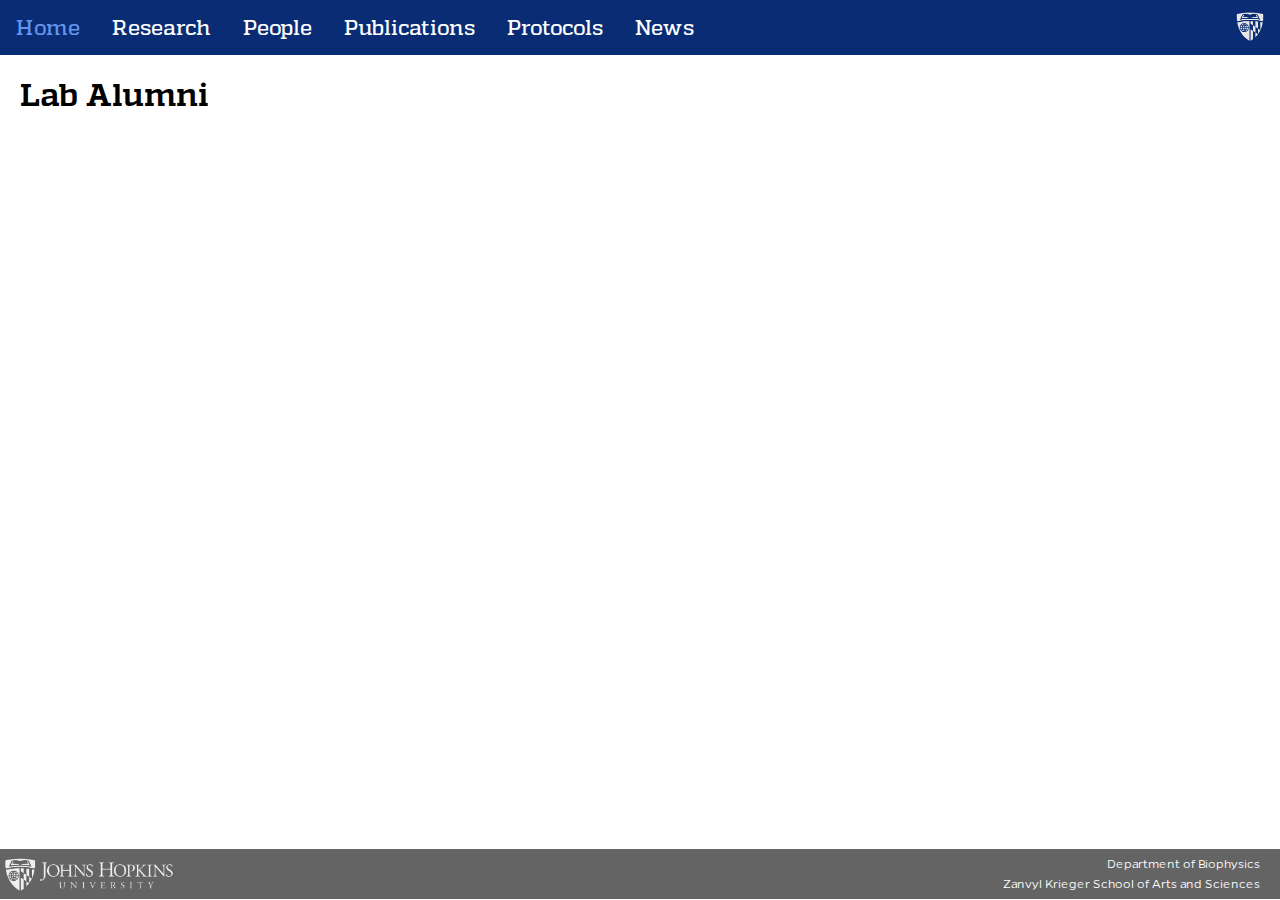
<file: html/alumni.html>
<!DOCTYPE html>
<html>

<head>
    <title>Lab Alumni</title>
    <link href="../style.css" rel="stylesheet">
</head>

<body>
    <header>
        <nav>
            <a href="../index.html">Home</a>

            <div class="dropdown">
                <button class="dropbtn">Research
                    <i class="fa fa-caret-down"></i>
                </button>
                <div class="dropdown-content">
                    <a href="./overview.html">Overview</a>
                    <a href="./hfq.html">Hfq</a>
                    <a href="./rrna.html">rRNA</a>
                    <a href="./triplet.html">Triplet Repeats</a>
                    <a href="./ribozyme.html">Ribozymes</a>
                </div>
            </div>

            <div class="dropdown">
                <button class="dropbtn">People
                    <i class="fa fa-caret-down"></i>
                </button>
                <div class="dropdown-content">
                    <a href="./current.html">Current Members</a>
                    <a href="./alumni.html">Lab Alumni</a>
                    <a href="./sarah.html">About Sarah</a>
                </div>
            </div>

            <a href="./publications.html">Publications</a>

            <a href="./protocols.html">Protocols</a>

            <a href="./news.html">News</a>

            <img src="../images/jhu_logo.png" height=30px>
            
        </nav>
    </header>

    <div class="main">
        <h1>Lab Alumni</h1>
    </div>

    <footer>
        <img src="../images/footer_logo.png" height="40px">
        <p>Department of Biophysics<br>Zanvyl Krieger School of Arts and Sciences</p>
    </footer>
</body>

</html>
</file>
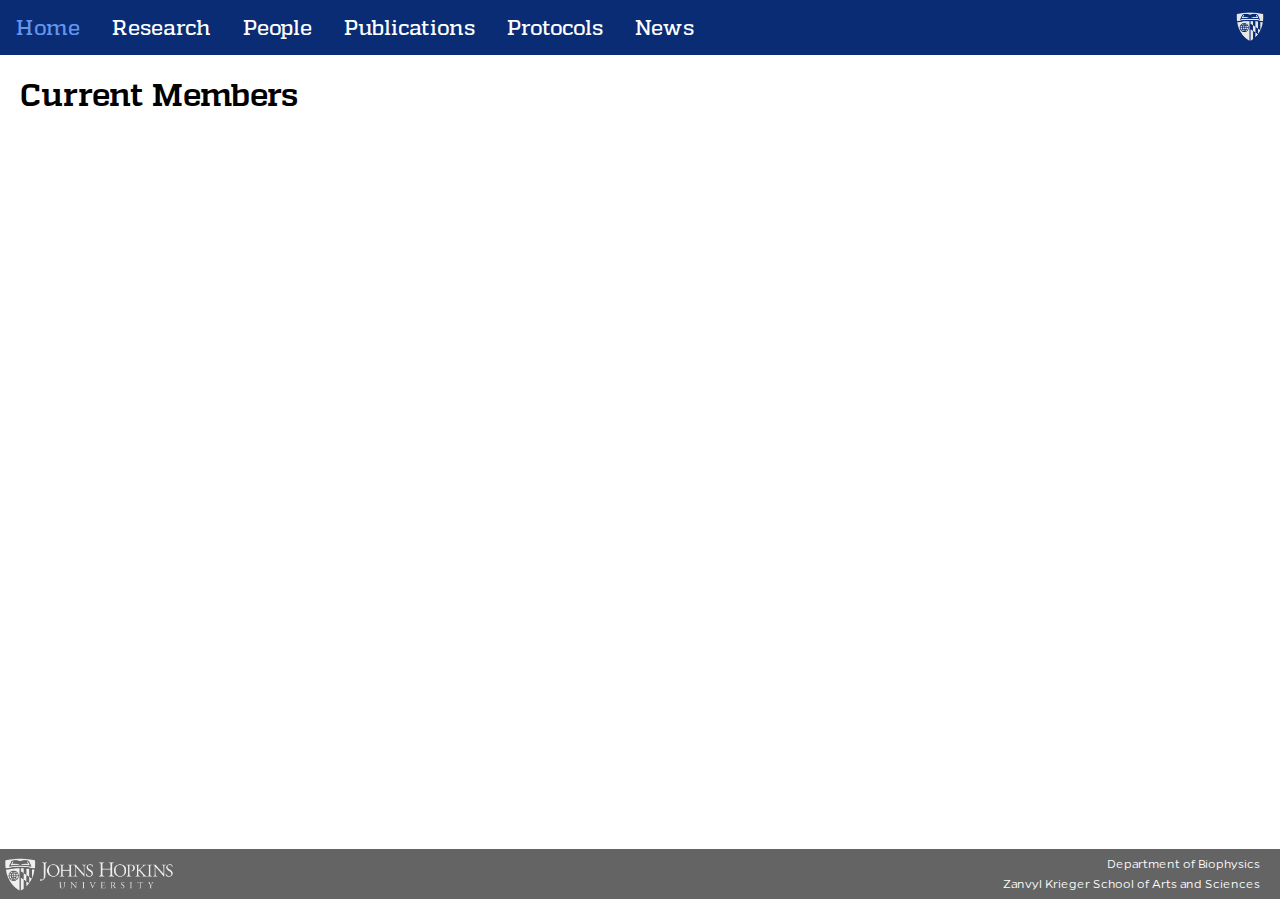
<file: html/current.html>
<!DOCTYPE html>
<html>

<head>
    <title>Current Members</title>
    <link href="../style.css" rel="stylesheet">
</head>

<body>
    <header>
        <nav>
            <a href="../index.html">Home</a>

            <div class="dropdown">
                <button class="dropbtn">Research
                    <i class="fa fa-caret-down"></i>
                </button>
                <div class="dropdown-content">
                    <a href="./overview.html">Overview</a>
                    <a href="./hfq.html">Hfq</a>
                    <a href="./rrna.html">rRNA</a>
                    <a href="./triplet.html">Triplet Repeats</a>
                    <a href="./ribozyme.html">Ribozymes</a>
                </div>
            </div>

            <div class="dropdown">
                <button class="dropbtn">People
                    <i class="fa fa-caret-down"></i>
                </button>
                <div class="dropdown-content">
                    <a href="./current.html">Current Members</a>
                    <a href="./alumni.html">Lab Alumni</a>
                    <a href="./sarah.html">About Sarah</a>
                </div>
            </div>

            <a href="./publications.html">Publications</a>

            <a href="./protocols.html">Protocols</a>

            <a href="./news.html">News</a>

            <img src="../images/jhu_logo.png" height=30px>
            
        </nav>
    </header>

    <div class="main">
        <h1>Current Members</h1>
    </div>

    <footer>
        <img src="../images/footer_logo.png" height="40px">
        <p>Department of Biophysics<br>Zanvyl Krieger School of Arts and Sciences</p>
    </footer>

</body>

</html>
</file>
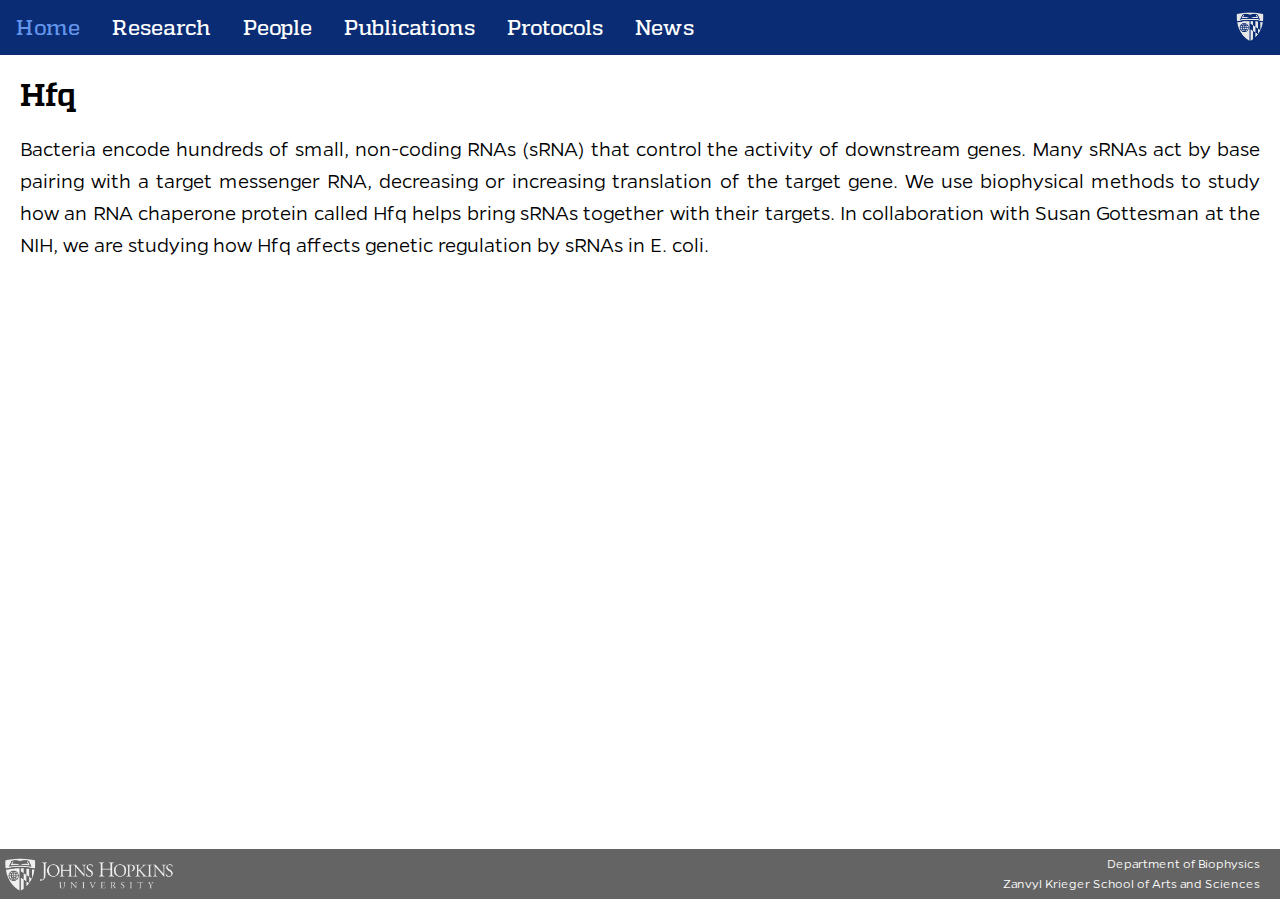
<file: html/hfq.html>
<!DOCTYPE html>
<html>

<head>
    <title>Hfq</title>
    <link href="../style.css" rel="stylesheet">
</head>

<body>
    <header>
        <nav>
            <a href="../index.html">Home</a>

            <div class="dropdown">
                <button class="dropbtn">Research
                    <i class="fa fa-caret-down"></i>
                </button>
                <div class="dropdown-content">
                    <a href="./overview.html">Overview</a>
                    <a href="./hfq.html">Hfq</a>
                    <a href="./rrna.html">rRNA</a>
                    <a href="./triplet.html">Triplet Repeats</a>
                    <a href="./ribozyme.html">Ribozymes</a>
                </div>
            </div>

            <div class="dropdown">
                <button class="dropbtn">People
                    <i class="fa fa-caret-down"></i>
                </button>
                <div class="dropdown-content">
                    <a href="./current.html">Current Members</a>
                    <a href="./alumni.html">Lab Alumni</a>
                    <a href="./sarah.html">About Sarah</a>
                </div>
            </div>

            <a href="./publications.html">Publications</a>

            <a href="./protocols.html">Protocols</a>

            <a href="./news.html">News</a>

            <img src="../images/jhu_logo.png" height=30px>
            
        </nav>
    </header>

    <div class="main">
        <h1>Hfq</h1>
        <p>Bacteria encode hundreds of small, non-coding RNAs (sRNA) that control the activity of downstream genes. Many sRNAs act by base pairing with a target messenger RNA, decreasing or increasing translation of the target gene.  We use biophysical methods to study how an RNA chaperone protein called Hfq helps bring sRNAs together with their targets. In collaboration with Susan Gottesman at the NIH, we are studying how Hfq affects genetic regulation by sRNAs in E. coli.</p>
    </div>

    <footer>
        <img src="../images/footer_logo.png" height="40px">
        <p>Department of Biophysics<br>Zanvyl Krieger School of Arts and Sciences</p>
    </footer>

</body>

</html>
</file>
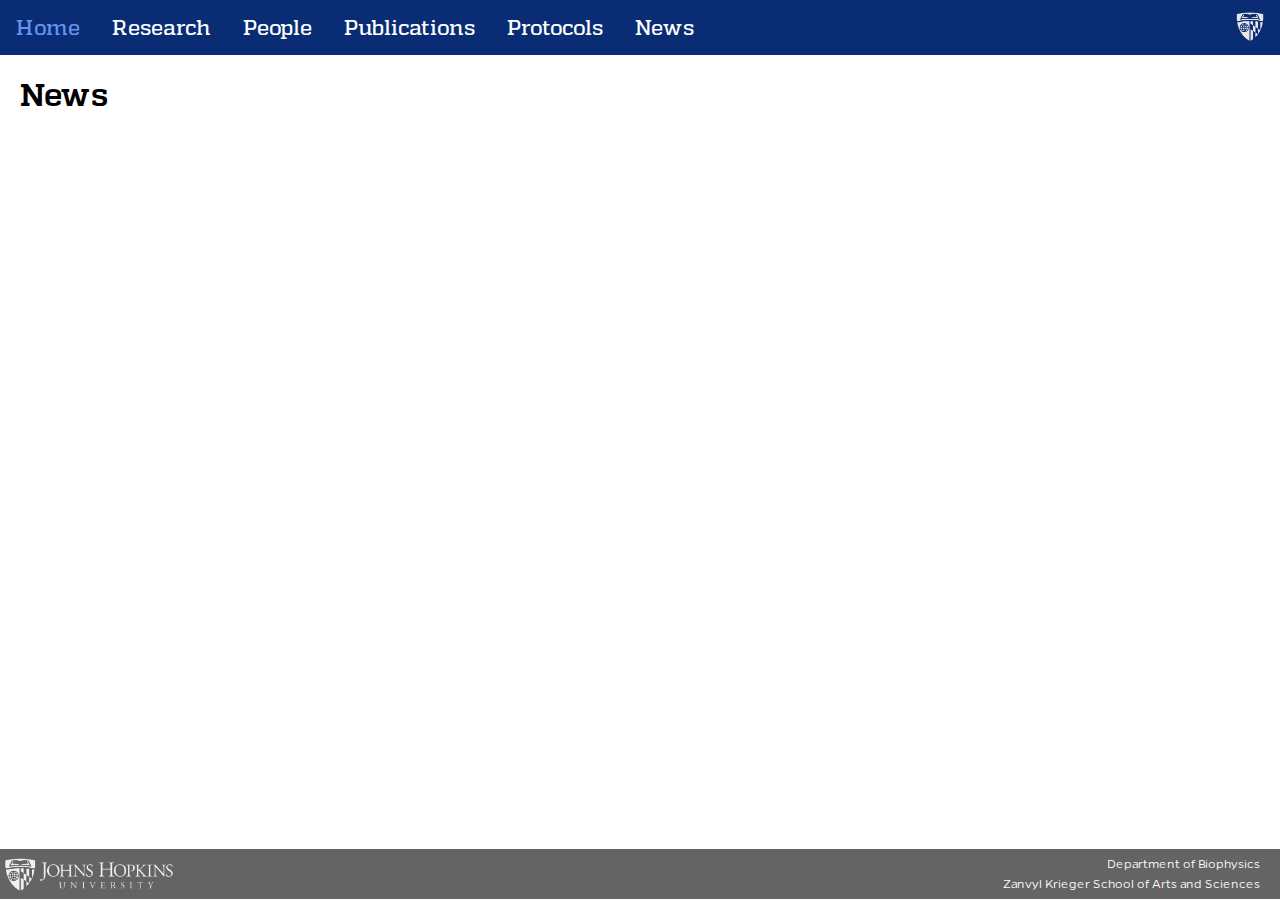
<file: html/news.html>
<!DOCTYPE html>
<html>

<head>
    <title>News</title>
    <link href="../style.css" rel="stylesheet">
</head>

<body>
    <header>
        <nav>
            <a href="../index.html">Home</a>

            <div class="dropdown">
                <button class="dropbtn">Research
                    <i class="fa fa-caret-down"></i>
                </button>
                <div class="dropdown-content">
                    <a href="./overview.html">Overview</a>
                    <a href="./hfq.html">Hfq</a>
                    <a href="./rrna.html">rRNA</a>
                    <a href="./triplet.html">Triplet Repeats</a>
                    <a href="./ribozyme.html">Ribozymes</a>
                </div>
            </div>

            <div class="dropdown">
                <button class="dropbtn">People
                    <i class="fa fa-caret-down"></i>
                </button>
                <div class="dropdown-content">
                    <a href="./current.html">Current Members</a>
                    <a href="./alumni.html">Lab Alumni</a>
                    <a href="./sarah.html">About Sarah</a>
                </div>
            </div>

            <a href="./publications.html">Publications</a>

            <a href="./protocols.html">Protocols</a>

            <a href="./news.html">News</a>

            <img src="../images/jhu_logo.png" height=30px>
            
        </nav>
    </header>

    <div class="main">
        <h1>News</h1>
    </div>

    <footer>
        <img src="../images/footer_logo.png" height="40px">
        <p>Department of Biophysics<br>Zanvyl Krieger School of Arts and Sciences</p>
    </footer>

</body>

</html>
</file>
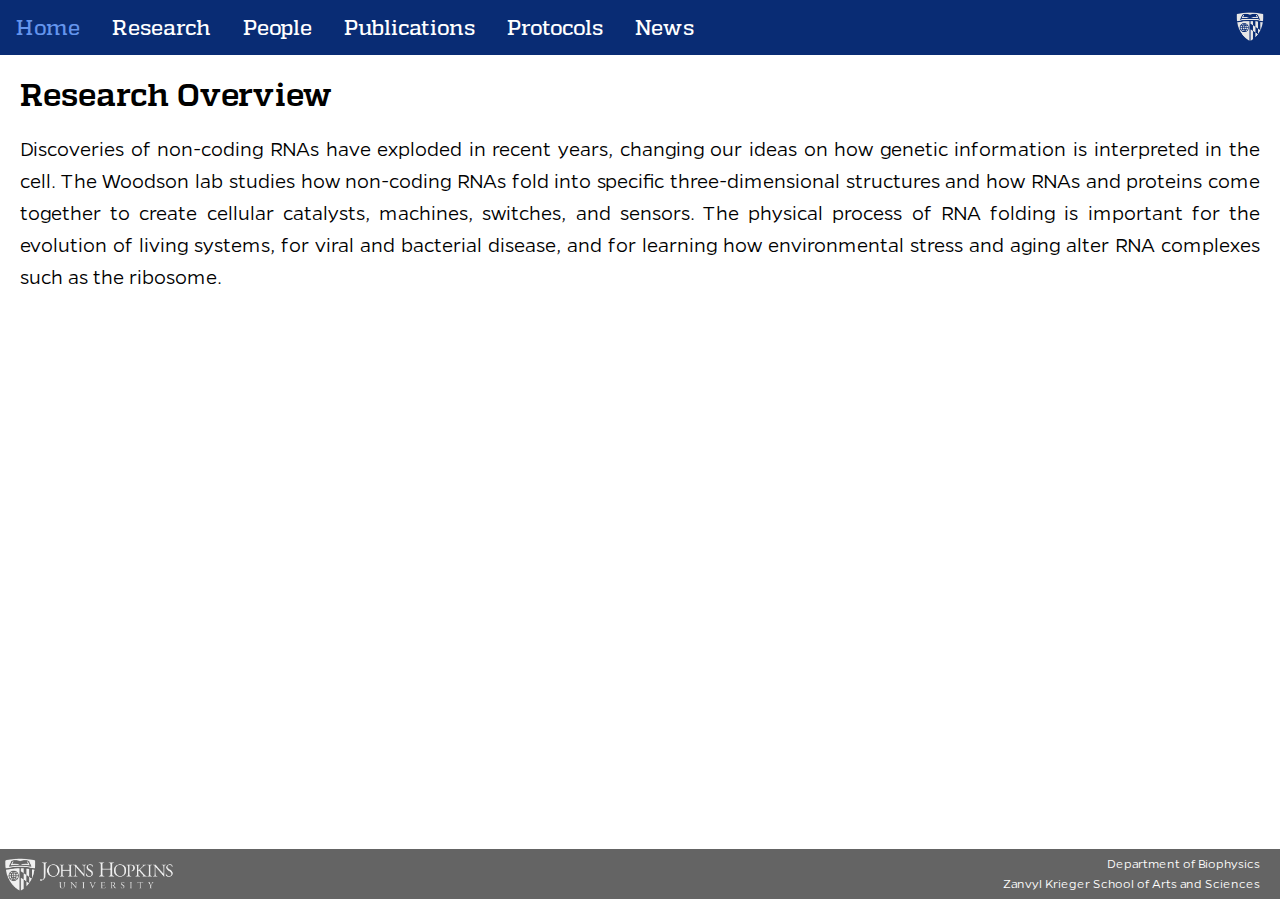
<file: html/overview.html>
<!DOCTYPE html>
<html>

<head>
    <title>Research Overview</title>
    <link href="../style.css" rel="stylesheet">
</head>

<body>
    <header>
        <nav>
            <a href="../index.html">Home</a>

            <div class="dropdown">
                <button class="dropbtn">Research
                    <i class="fa fa-caret-down"></i>
                </button>
                <div class="dropdown-content">
                    <a href="./overview.html">Overview</a>
                    <a href="./hfq.html">Hfq</a>
                    <a href="./rrna.html">rRNA</a>
                    <a href="./triplet.html">Triplet Repeats</a>
                    <a href="./ribozyme.html">Ribozymes</a>
                </div>
            </div>

            <div class="dropdown">
                <button class="dropbtn">People
                    <i class="fa fa-caret-down"></i>
                </button>
                <div class="dropdown-content">
                    <a href="./current.html">Current Members</a>
                    <a href="./alumni.html">Lab Alumni</a>
                    <a href="./sarah.html">About Sarah</a>
                </div>
            </div>

            <a href="./publications.html">Publications</a>

            <a href="./protocols.html">Protocols</a>

            <a href="./news.html">News</a>

            <img src="../images/jhu_logo.png" height=30px>
            
        </nav>
    </header>

    <div class="main">
        <h1>Research Overview</h1>
        <p>Discoveries of non-coding RNAs have exploded in recent years, changing our ideas on how genetic information is interpreted in the cell.  The Woodson lab studies how non-coding RNAs fold into specific three-dimensional structures and how RNAs and proteins come together to create cellular catalysts, machines, switches, and sensors.  The physical process of RNA folding is important for the evolution of living systems, for viral and bacterial disease, and for learning how environmental stress and aging alter RNA complexes such as the ribosome.</p>
    </div>

    <footer>
        <img src="../images/footer_logo.png" height="40px">
        <p>Department of Biophysics<br>Zanvyl Krieger School of Arts and Sciences</p>
    </footer>

</body>

</html>
</file>
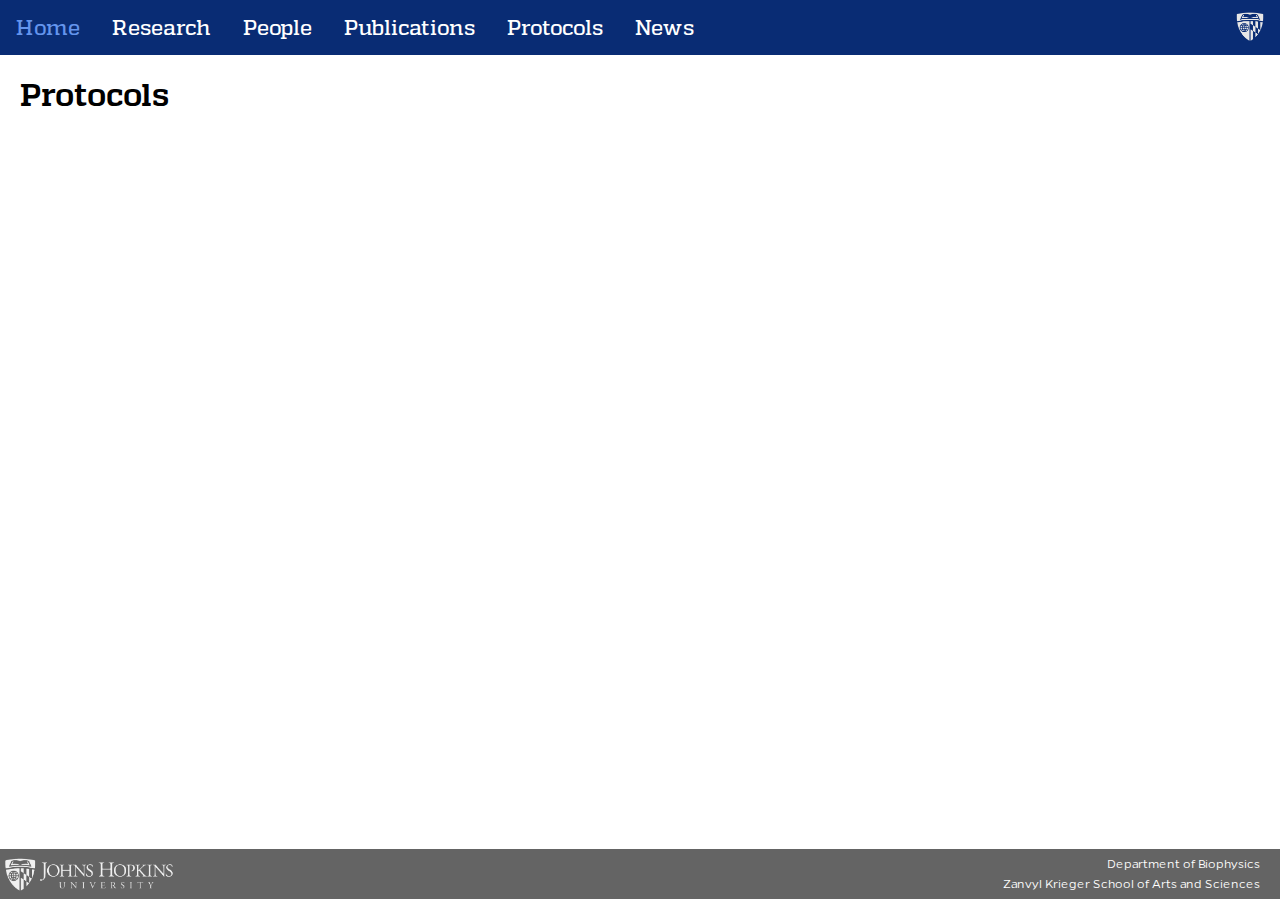
<file: html/protocols.html>
<!DOCTYPE html>
<html>

<head>
    <title>Protocols</title>
    <link href="../style.css" rel="stylesheet">
</head>

<body>
    <header>
        <nav>
            <a href="../index.html">Home</a>

            <div class="dropdown">
                <button class="dropbtn">Research
                    <i class="fa fa-caret-down"></i>
                </button>
                <div class="dropdown-content">
                    <a href="./overview.html">Overview</a>
                    <a href="./hfq.html">Hfq</a>
                    <a href="./rrna.html">rRNA</a>
                    <a href="./triplet.html">Triplet Repeats</a>
                    <a href="./ribozyme.html">Ribozymes</a>
                </div>
            </div>

            <div class="dropdown">
                <button class="dropbtn">People
                    <i class="fa fa-caret-down"></i>
                </button>
                <div class="dropdown-content">
                    <a href="./current.html">Current Members</a>
                    <a href="./alumni.html">Lab Alumni</a>
                    <a href="./sarah.html">About Sarah</a>
                </div>
            </div>

            <a href="./publications.html">Publications</a>

            <a href="./protocols.html">Protocols</a>

            <a href="./news.html">News</a>

            <img src="../images/jhu_logo.png" height=30px>
            
        </nav>
    </header>

    <div class="main">
        <h1>Protocols</h1>
    </div>

    <footer>
        <img src="../images/footer_logo.png" height="40px">
        <p>Department of Biophysics<br>Zanvyl Krieger School of Arts and Sciences</p>
    </footer>

</body>

</html>
</file>
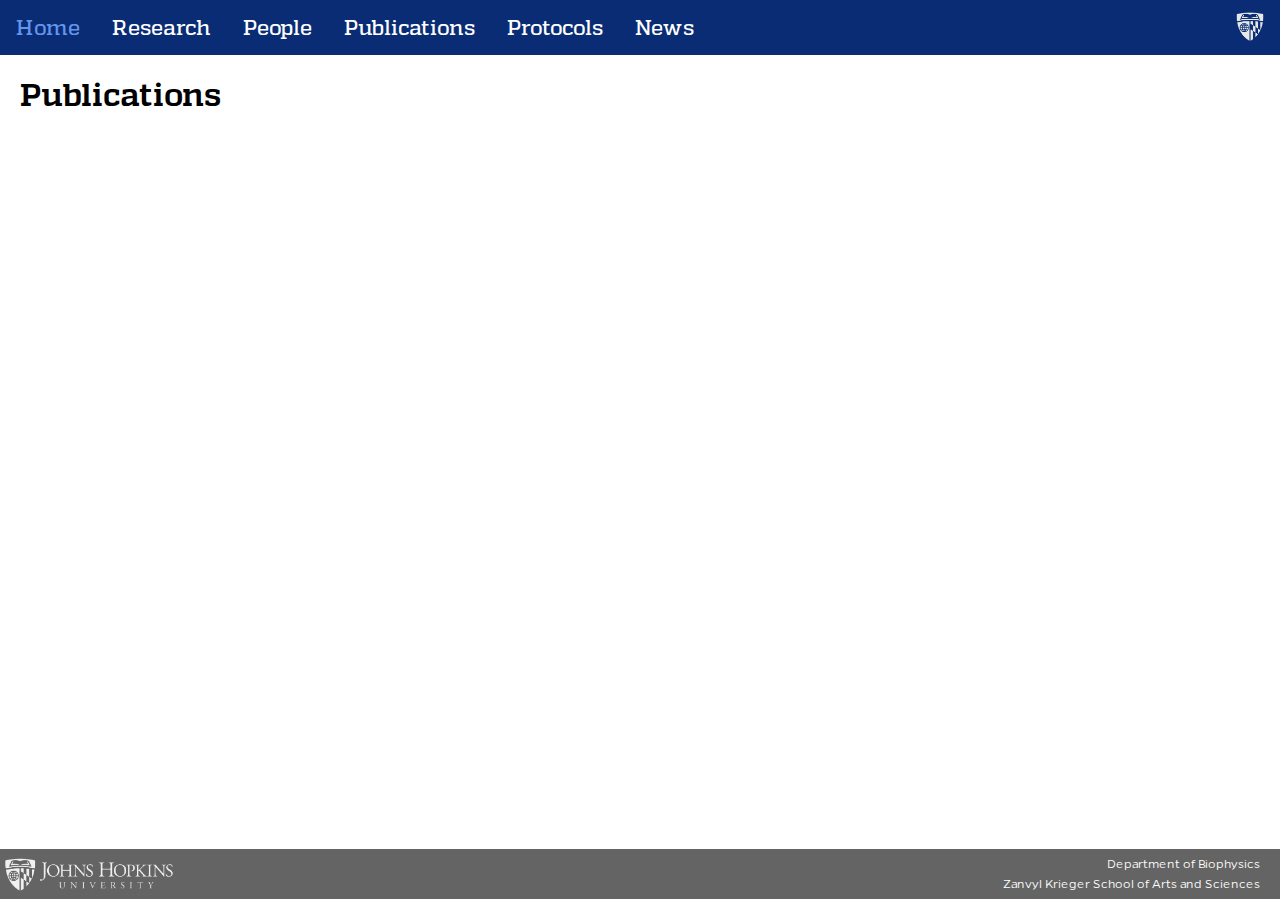
<file: html/publications.html>
<!DOCTYPE html>
<html>

<head>
    <title>Publications</title>
    <link href="../style.css" rel="stylesheet">
</head>

<body>
    <header>
        <nav>
            <a href="../index.html">Home</a>

            <div class="dropdown">
                <button class="dropbtn">Research
                    <i class="fa fa-caret-down"></i>
                </button>
                <div class="dropdown-content">
                    <a href="./overview.html">Overview</a>
                    <a href="./hfq.html">Hfq</a>
                    <a href="./rrna.html">rRNA</a>
                    <a href="./triplet.html">Triplet Repeats</a>
                    <a href="./ribozyme.html">Ribozymes</a>
                </div>
            </div>

            <div class="dropdown">
                <button class="dropbtn">People
                    <i class="fa fa-caret-down"></i>
                </button>
                <div class="dropdown-content">
                    <a href="./current.html">Current Members</a>
                    <a href="./alumni.html">Lab Alumni</a>
                    <a href="./sarah.html">About Sarah</a>
                </div>
            </div>

            <a href="./publications.html">Publications</a>

            <a href="./protocols.html">Protocols</a>

            <a href="./news.html">News</a>

            <img src="../images/jhu_logo.png" height=30px>
            
        </nav>
    </header>

    <div class="main">
        <h1>Publications</h1>
    </div>

    <footer>
        <img src="../images/footer_logo.png" height="40px">
        <p>Department of Biophysics<br>Zanvyl Krieger School of Arts and Sciences</p>
    </footer>
    
</body>

</html>
</file>
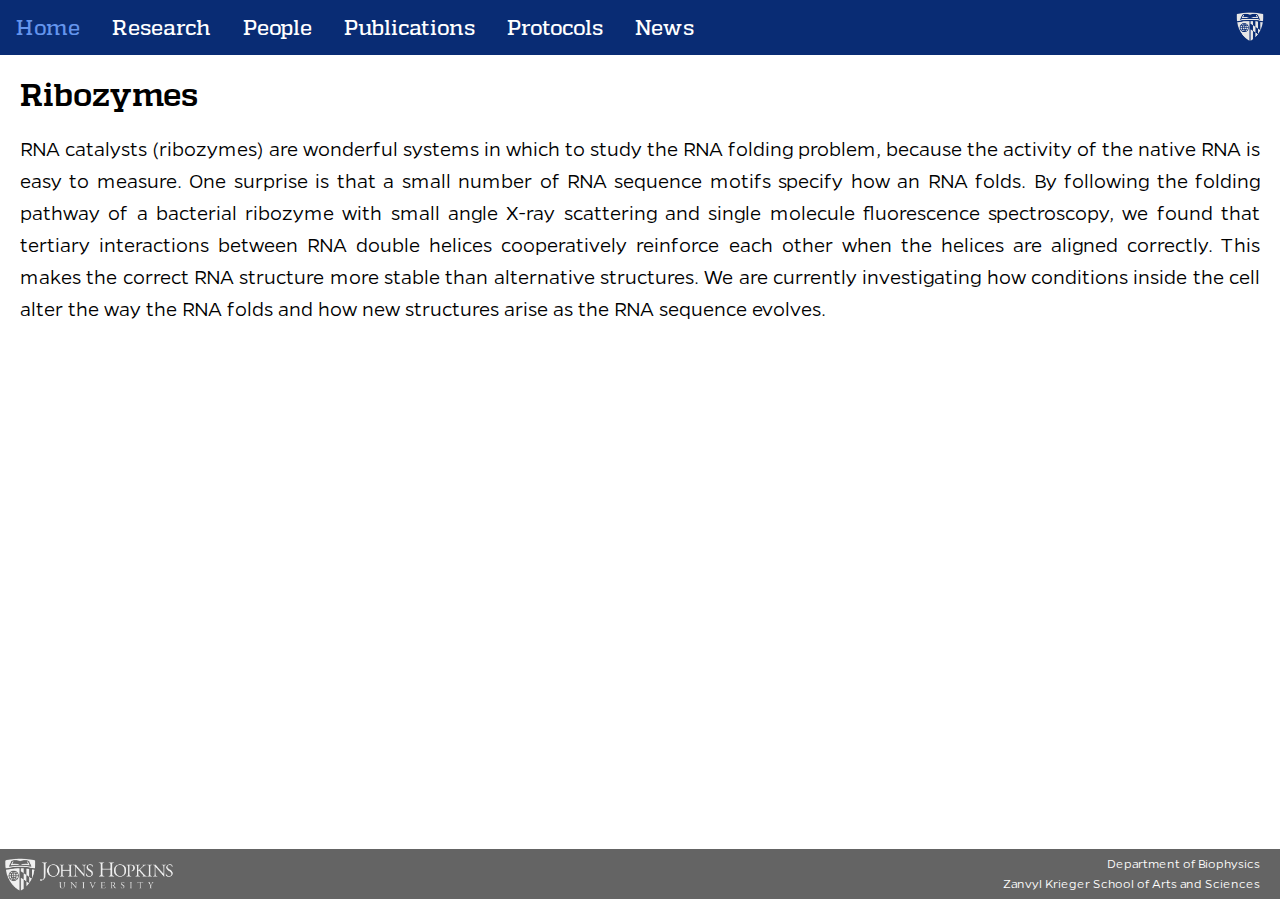
<file: html/ribozyme.html>
<!DOCTYPE html>
<html>

<head>
    <title>Ribozymes</title>
    <link href="../style.css" rel="stylesheet">
</head>

<body>
    <header>
        <nav>
            <a href="../index.html">Home</a>

            <div class="dropdown">
                <button class="dropbtn">Research
                    <i class="fa fa-caret-down"></i>
                </button>
                <div class="dropdown-content">
                    <a href="./overview.html">Overview</a>
                    <a href="./hfq.html">Hfq</a>
                    <a href="./rrna.html">rRNA</a>
                    <a href="./triplet.html">Triplet Repeats</a>
                    <a href="./ribozyme.html">Ribozymes</a>
                </div>
            </div>

            <div class="dropdown">
                <button class="dropbtn">People
                    <i class="fa fa-caret-down"></i>
                </button>
                <div class="dropdown-content">
                    <a href="./current.html">Current Members</a>
                    <a href="./alumni.html">Lab Alumni</a>
                    <a href="./sarah.html">About Sarah</a>
                </div>
            </div>

            <a href="./publications.html">Publications</a>

            <a href="./protocols.html">Protocols</a>

            <a href="./news.html">News</a>

            <img src="../images/jhu_logo.png" height=30px>
            
        </nav>
    </header>

    <div class="main">
        <h1>Ribozymes</h1>
        <p>RNA catalysts (ribozymes) are wonderful systems in which to study the RNA folding problem, because the activity of the native RNA is easy to measure. One surprise is that a small number of RNA sequence motifs specify how an RNA folds. By following the folding pathway of a bacterial ribozyme with small angle X-ray scattering and single molecule fluorescence spectroscopy, we found that tertiary interactions between RNA double helices cooperatively reinforce each other when the helices are aligned correctly. This makes the correct RNA structure more stable than alternative structures.  We are currently investigating how conditions inside the cell alter the way the RNA folds and how new structures arise as the RNA sequence evolves.</p>
    </div>

    <footer>
        <img src="../images/footer_logo.png" height="40px">
        <p>Department of Biophysics<br>Zanvyl Krieger School of Arts and Sciences</p>
    </footer>

</body>

</html>
</file>
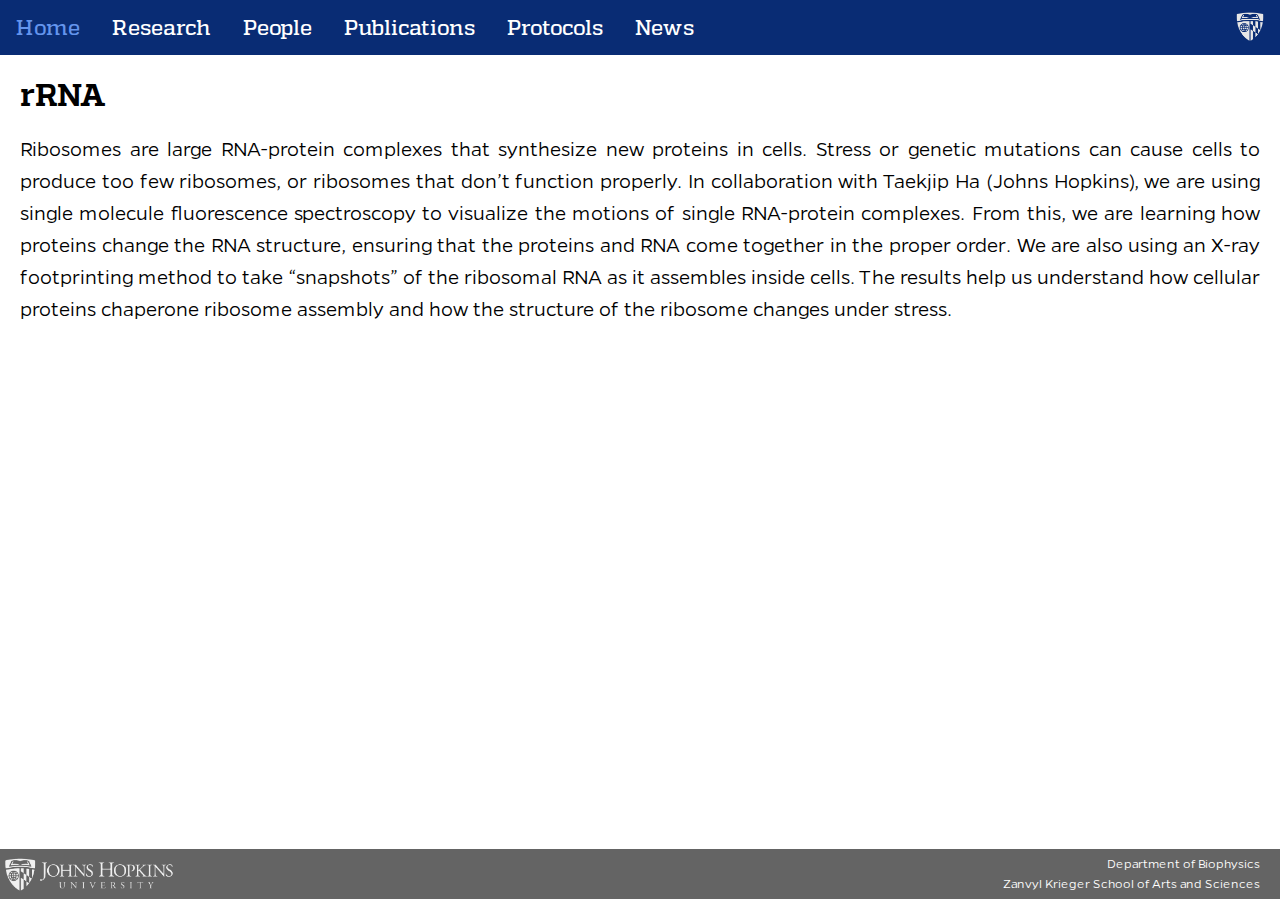
<file: html/rrna.html>
<!DOCTYPE html>
<html>

<head>
    <title>rRNA</title>
    <link href="../style.css" rel="stylesheet">
</head>

<body>
    <header>
        <nav>
            <a href="../index.html">Home</a>

            <div class="dropdown">
                <button class="dropbtn">Research
                    <i class="fa fa-caret-down"></i>
                </button>
                <div class="dropdown-content">
                    <a href="./overview.html">Overview</a>
                    <a href="./hfq.html">Hfq</a>
                    <a href="./rrna.html">rRNA</a>
                    <a href="./triplet.html">Triplet Repeats</a>
                    <a href="./ribozyme.html">Ribozymes</a>
                </div>
            </div>

            <div class="dropdown">
                <button class="dropbtn">People
                    <i class="fa fa-caret-down"></i>
                </button>
                <div class="dropdown-content">
                    <a href="./current.html">Current Members</a>
                    <a href="./alumni.html">Lab Alumni</a>
                    <a href="./sarah.html">About Sarah</a>
                </div>
            </div>

            <a href="./publications.html">Publications</a>

            <a href="./protocols.html">Protocols</a>

            <a href="./news.html">News</a>

            <img src="../images/jhu_logo.png" height=30px>
            
        </nav>
    </header>

    <div class="main">
        <h1>rRNA</h1>
        <p>Ribosomes are large RNA-protein complexes that synthesize new proteins in cells. Stress or genetic mutations can cause cells to produce too few ribosomes, or ribosomes that don’t function properly. In collaboration with Taekjip Ha (Johns Hopkins), we are using single molecule fluorescence spectroscopy to visualize the motions of single RNA-protein complexes. From this, we are learning how proteins change the RNA structure, ensuring that the proteins and RNA come together in the proper order. We are also using an X-ray footprinting method to take “snapshots” of the ribosomal RNA as it assembles inside cells.  The results help us understand how cellular proteins chaperone ribosome assembly and how the structure of the ribosome changes under stress.</p>
    </div>

    <footer>
        <img src="../images/footer_logo.png" height="40px">
        <p>Department of Biophysics<br>Zanvyl Krieger School of Arts and Sciences</p>
    </footer>

</body>

</html>
</file>
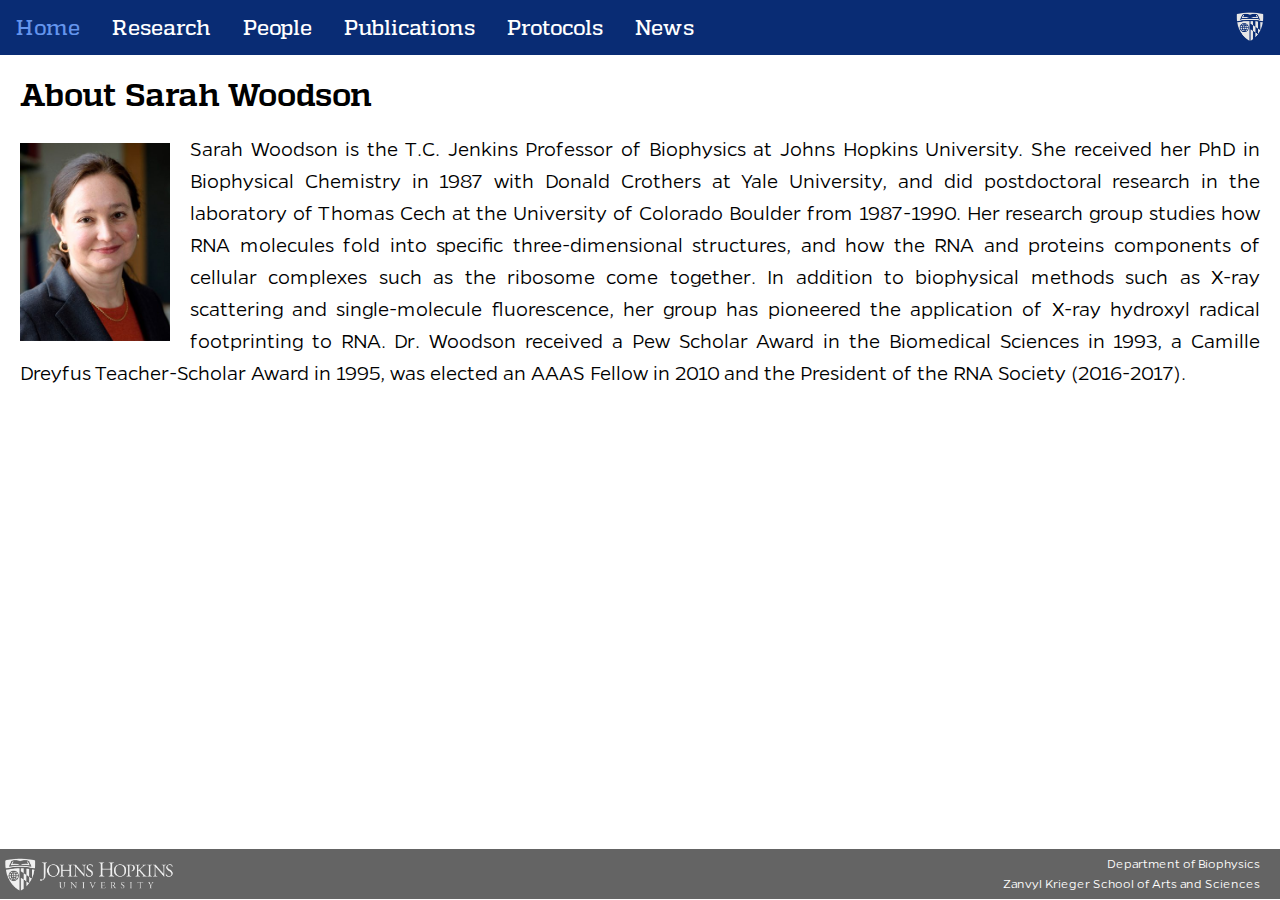
<file: html/sarah.html>
<!DOCTYPE html>
<html>

<head>
    <title>About Sarah</title>
    <link href="../style.css" rel="stylesheet">
</head>

<body>
    <header>
        <nav>
            <a href="../index.html">Home</a>

            <div class="dropdown">
                <button class="dropbtn">Research
                    <i class="fa fa-caret-down"></i>
                </button>
                <div class="dropdown-content">
                    <a href="./overview.html">Overview</a>
                    <a href="./hfq.html">Hfq</a>
                    <a href="./rrna.html">rRNA</a>
                    <a href="./triplet.html">Triplet Repeats</a>
                    <a href="./ribozyme.html">Ribozymes</a>
                </div>
            </div>

            <div class="dropdown">
                <button class="dropbtn">People
                    <i class="fa fa-caret-down"></i>
                </button>
                <div class="dropdown-content">
                    <a href="./current.html">Current Members</a>
                    <a href="./alumni.html">Lab Alumni</a>
                    <a href="./sarah.html">About Sarah</a>
                </div>
            </div>

            <a href="./publications.html">Publications</a>

            <a href="./protocols.html">Protocols</a>

            <a href="./news.html">News</a>

            <img src="../images/jhu_logo.png" height=30px>
            
        </nav>
    </header>

    <div class="aboutsarah main">
        <h1>About Sarah Woodson</h1>
        <img src="../images/SarahWoodson.jpg">
        <p>Sarah Woodson is the T.C. Jenkins Professor of Biophysics at Johns Hopkins University.  She received her PhD in Biophysical Chemistry in 1987 with Donald Crothers at Yale University, and did postdoctoral research in the laboratory of Thomas Cech at the University of Colorado Boulder from 1987-1990.  Her research group studies how RNA molecules fold into specific three-dimensional structures, and how the RNA and proteins components of cellular complexes such as the ribosome come together. In addition to biophysical methods such as X-ray scattering and single-molecule fluorescence, her group has pioneered the application of X-ray hydroxyl radical footprinting to RNA. Dr. Woodson received a Pew Scholar Award in the Biomedical Sciences in 1993, a Camille Dreyfus Teacher-Scholar Award in 1995, was elected an AAAS Fellow in 2010 and the President of the RNA Society (2016-2017).</p>
    </div>

    <footer>
        <img src="../images/footer_logo.png" height="40px">
        <p>Department of Biophysics<br>Zanvyl Krieger School of Arts and Sciences</p>
    </footer>

</body>

</html>
</file>
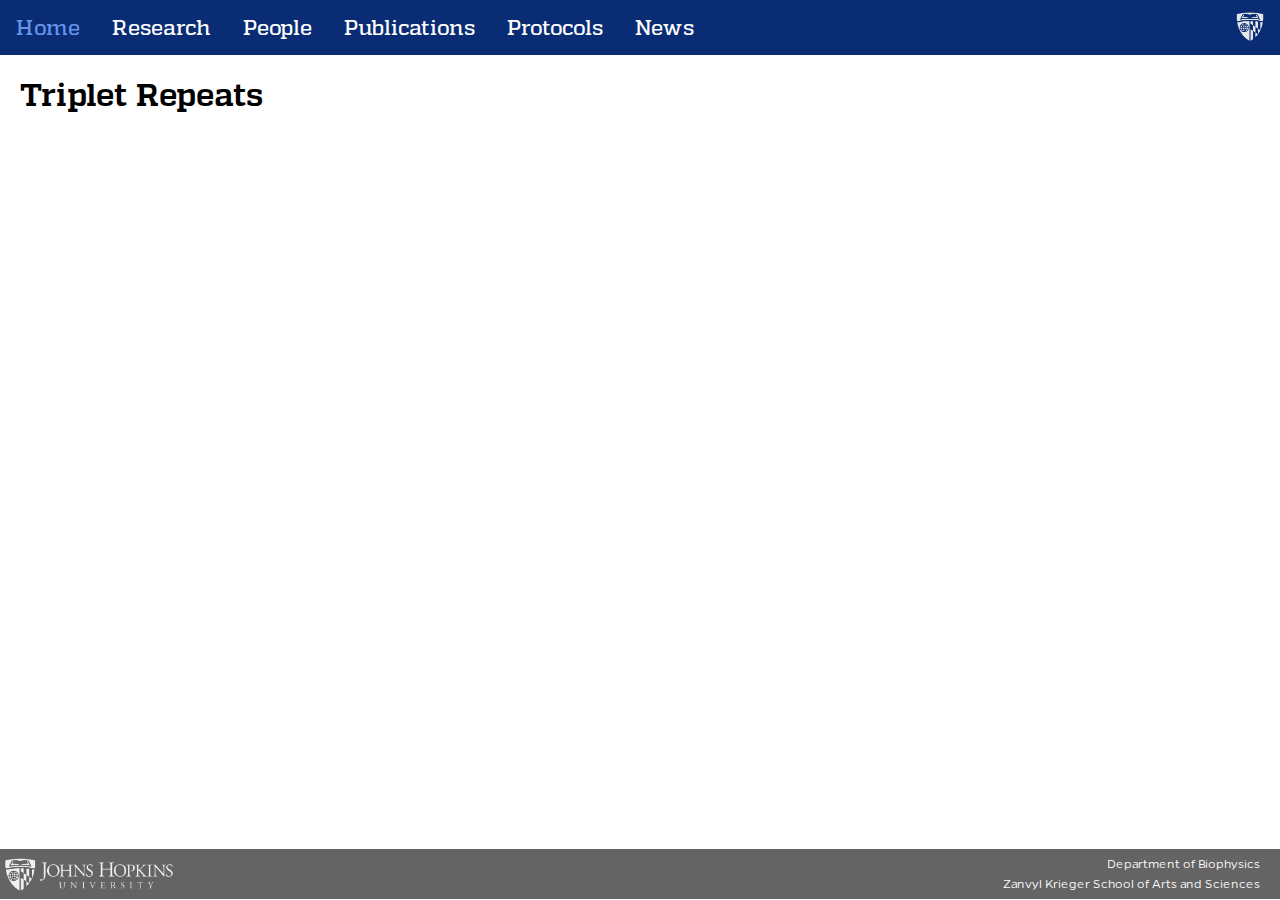
<file: html/triplet.html>
<!DOCTYPE html>
<html>

<head>
    <title>Triplet Repeats</title>
    <link href="../style.css" rel="stylesheet">
</head>

<body>
    <header>
        <nav>
            <a href="../index.html">Home</a>

            <div class="dropdown">
                <button class="dropbtn">Research
                    <i class="fa fa-caret-down"></i>
                </button>
                <div class="dropdown-content">
                    <a href="./overview.html">Overview</a>
                    <a href="./hfq.html">Hfq</a>
                    <a href="./rrna.html">rRNA</a>
                    <a href="./triplet.html">Triplet Repeats</a>
                    <a href="./ribozyme.html">Ribozymes</a>
                </div>
            </div>

            <div class="dropdown">
                <button class="dropbtn">People
                    <i class="fa fa-caret-down"></i>
                </button>
                <div class="dropdown-content">
                    <a href="./current.html">Current Members</a>
                    <a href="./alumni.html">Lab Alumni</a>
                    <a href="./sarah.html">About Sarah</a>
                </div>
            </div>

            <a href="./publications.html">Publications</a>

            <a href="./protocols.html">Protocols</a>

            <a href="./news.html">News</a>

            <img src="../images/jhu_logo.png" height=30px>
            
        </nav>
    </header>

    <div class="main">
        <h1>Triplet Repeats</h1>
    </div>

    <footer>
        <img src="../images/footer_logo.png" height="40px">
        <p>Department of Biophysics<br>Zanvyl Krieger School of Arts and Sciences</p>
    </footer>

</body>

</html>
</file>
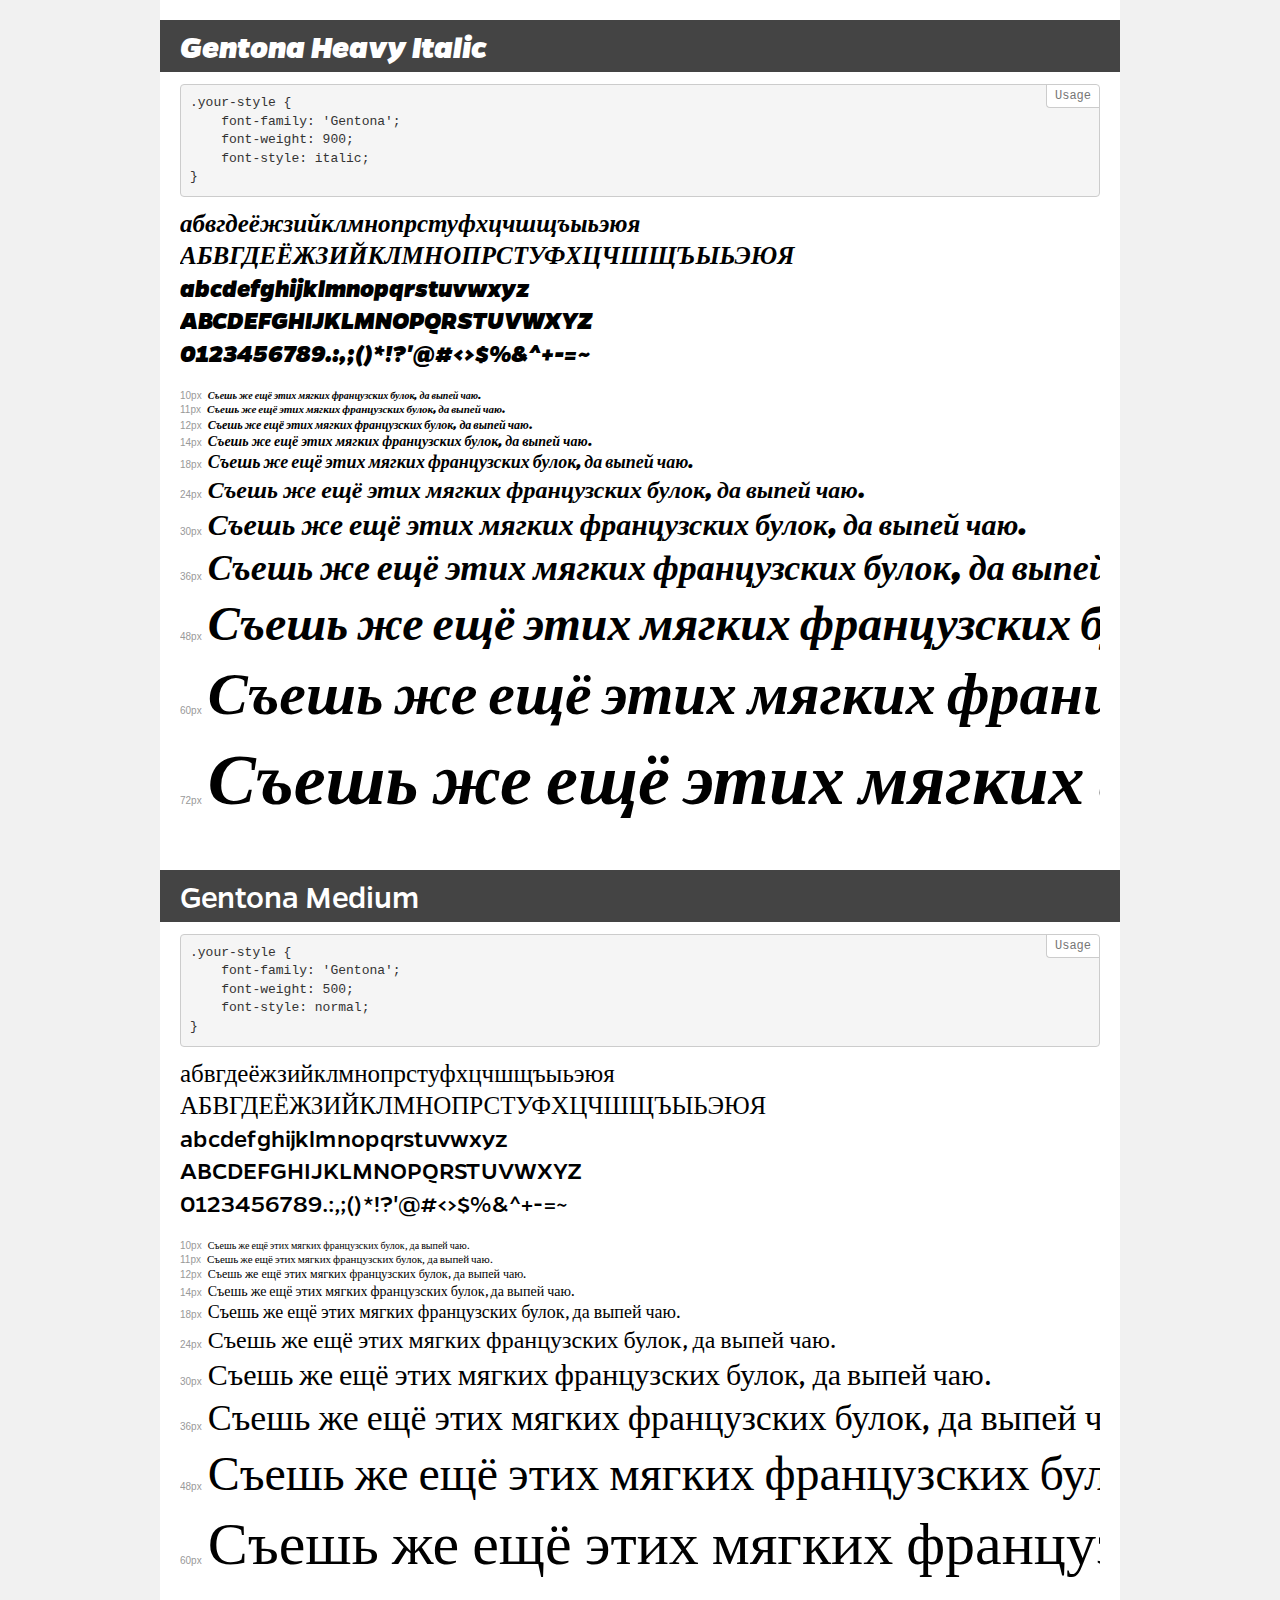
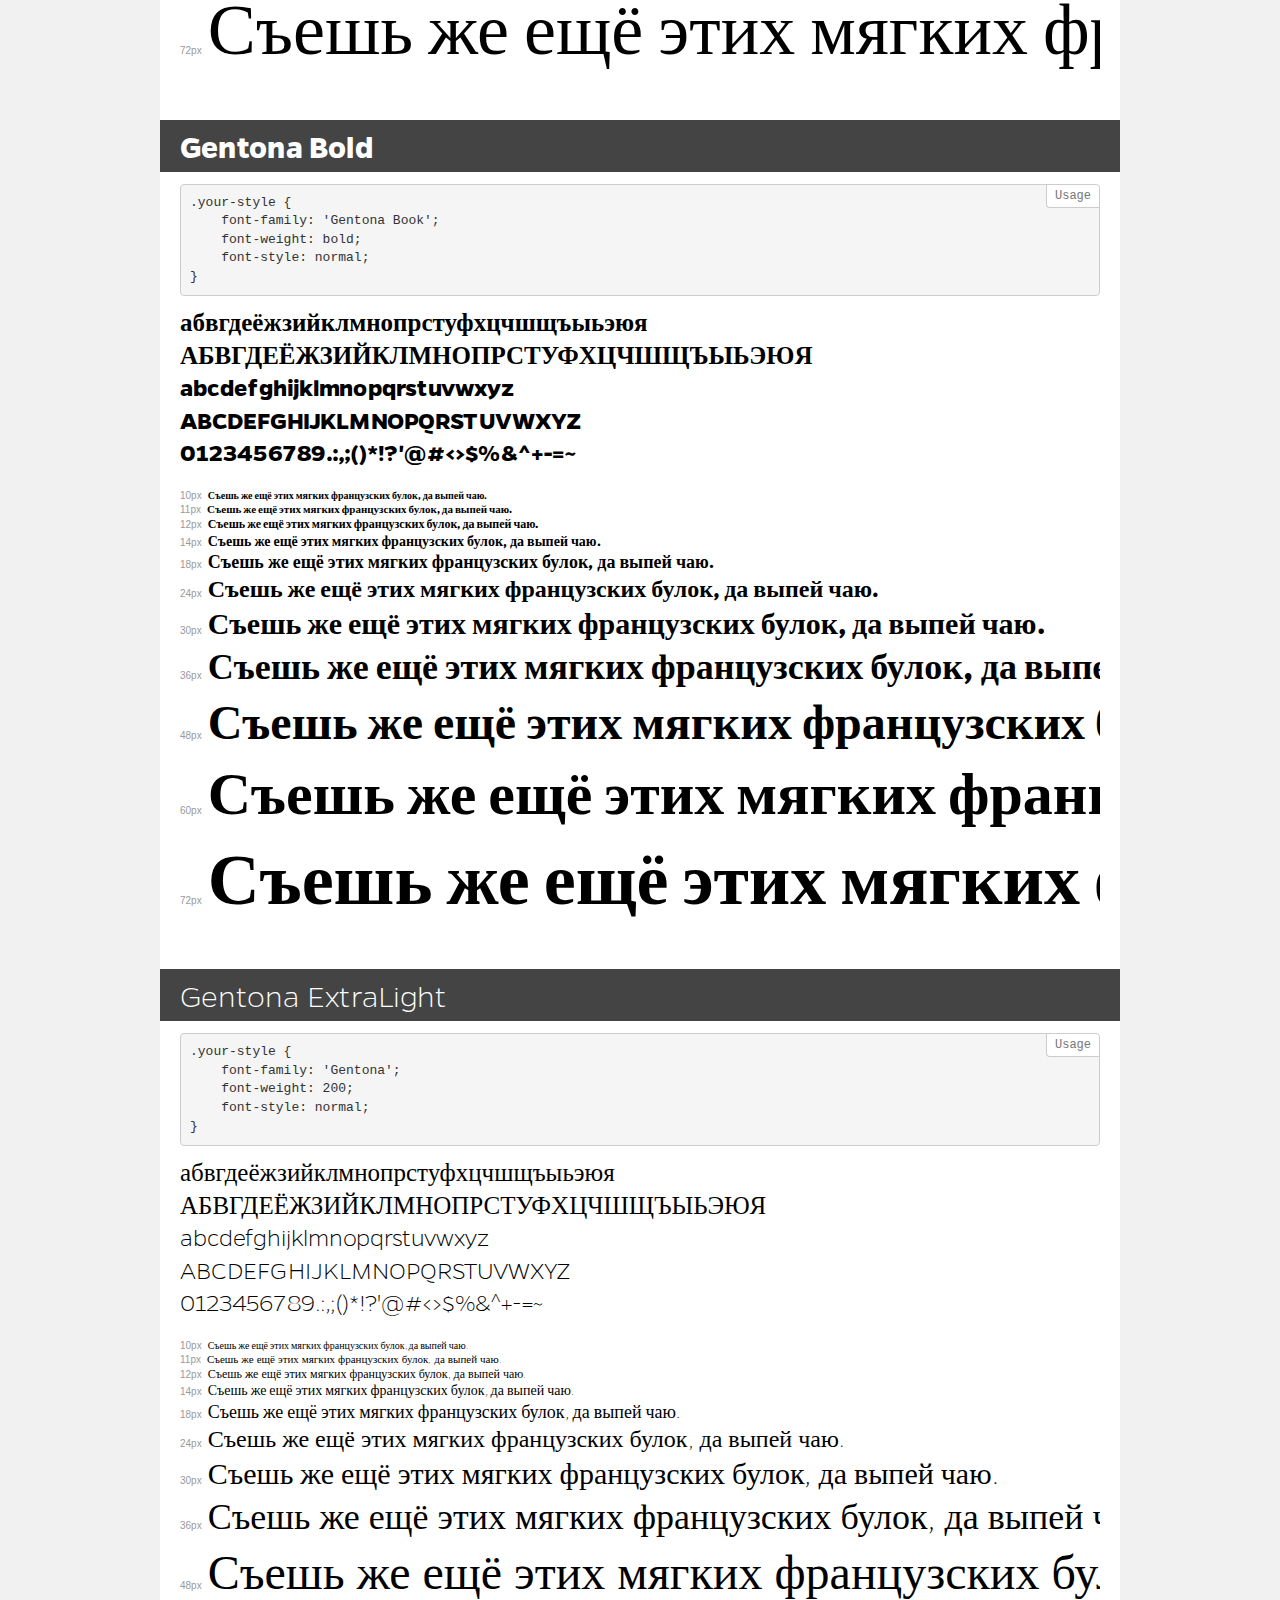
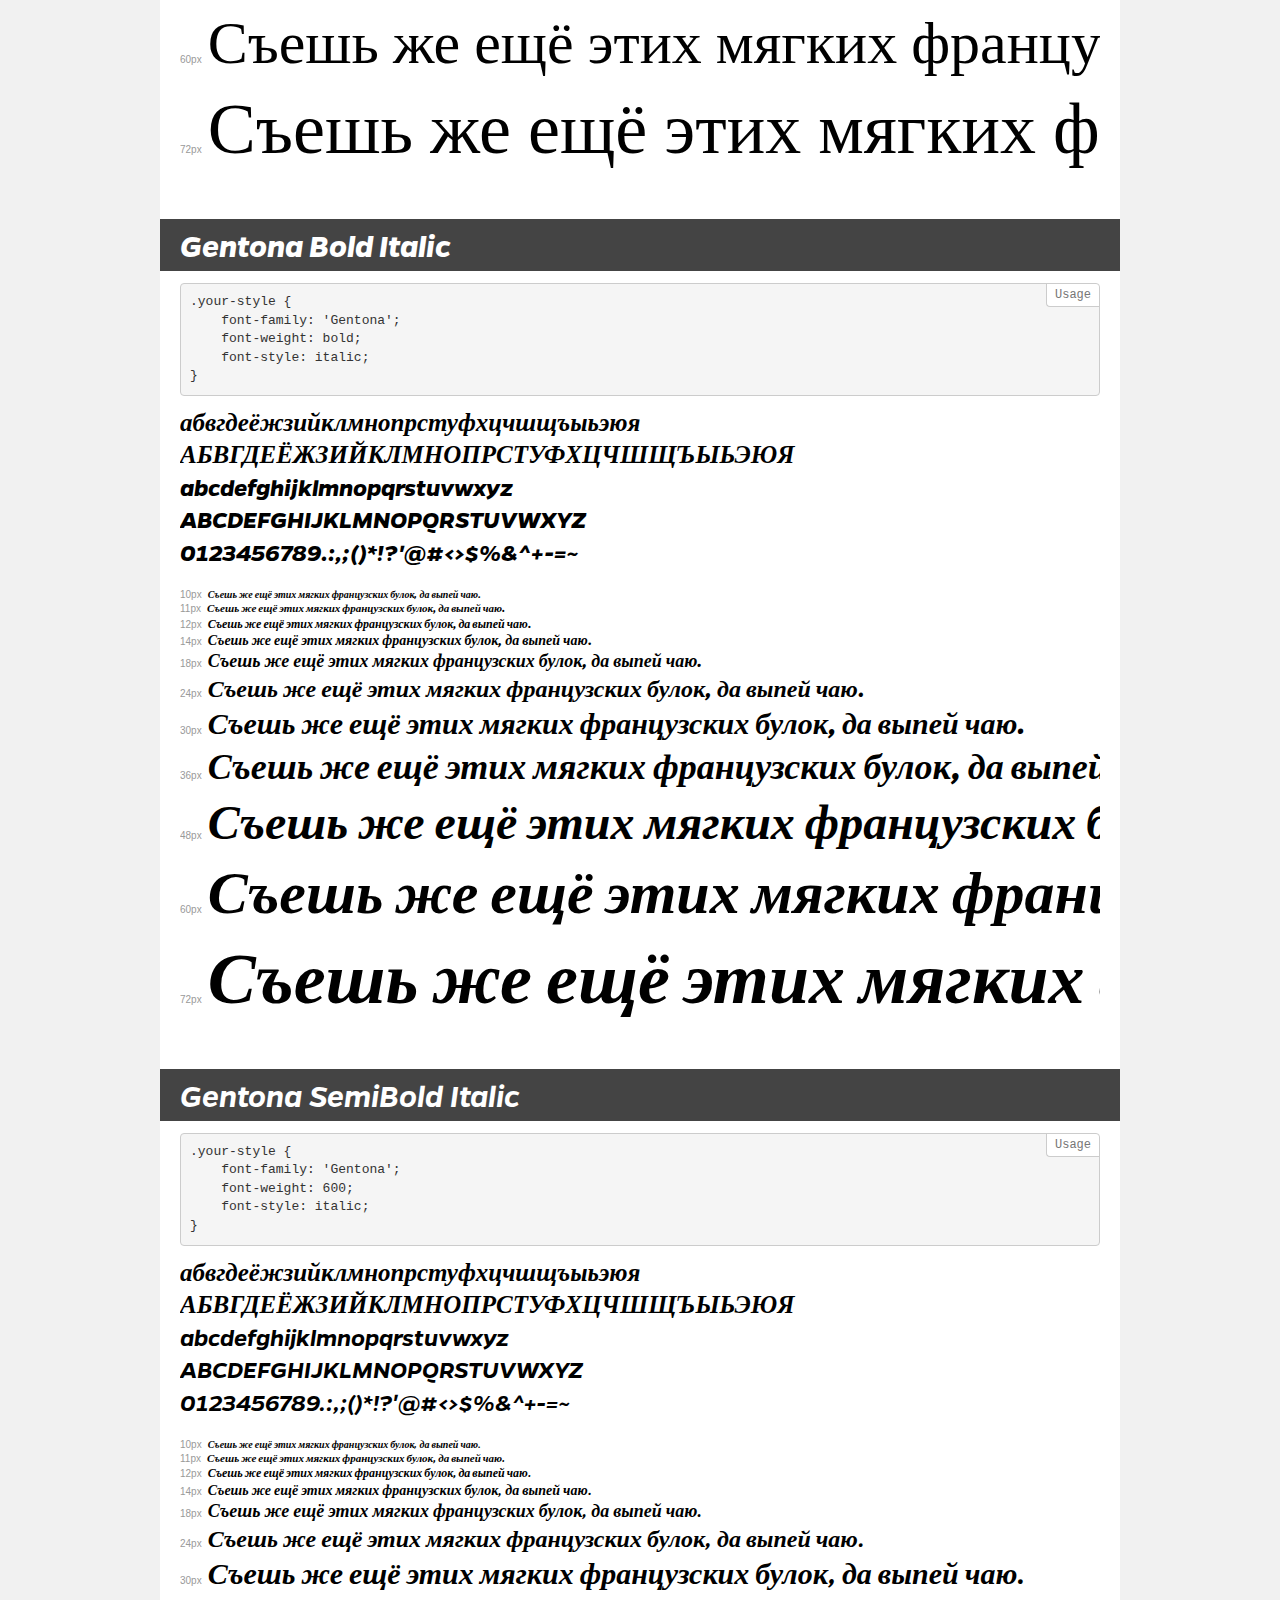
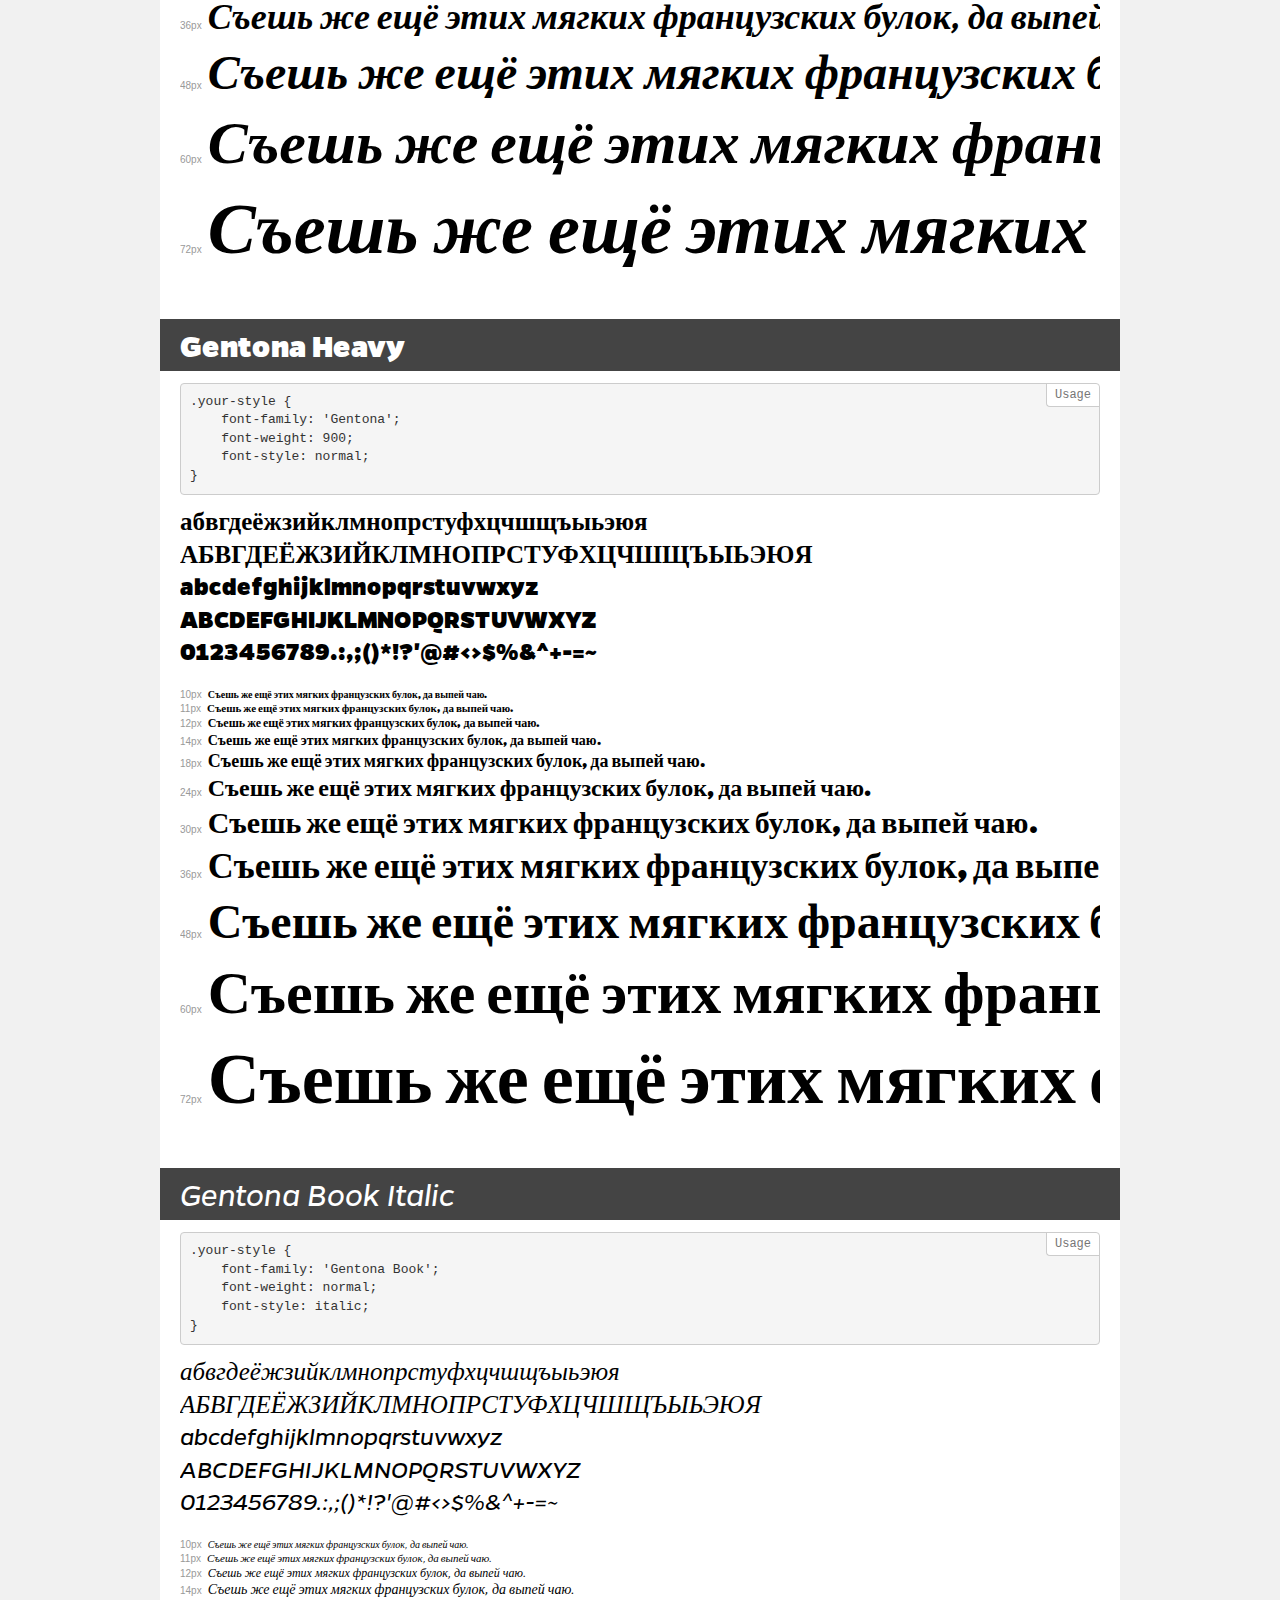
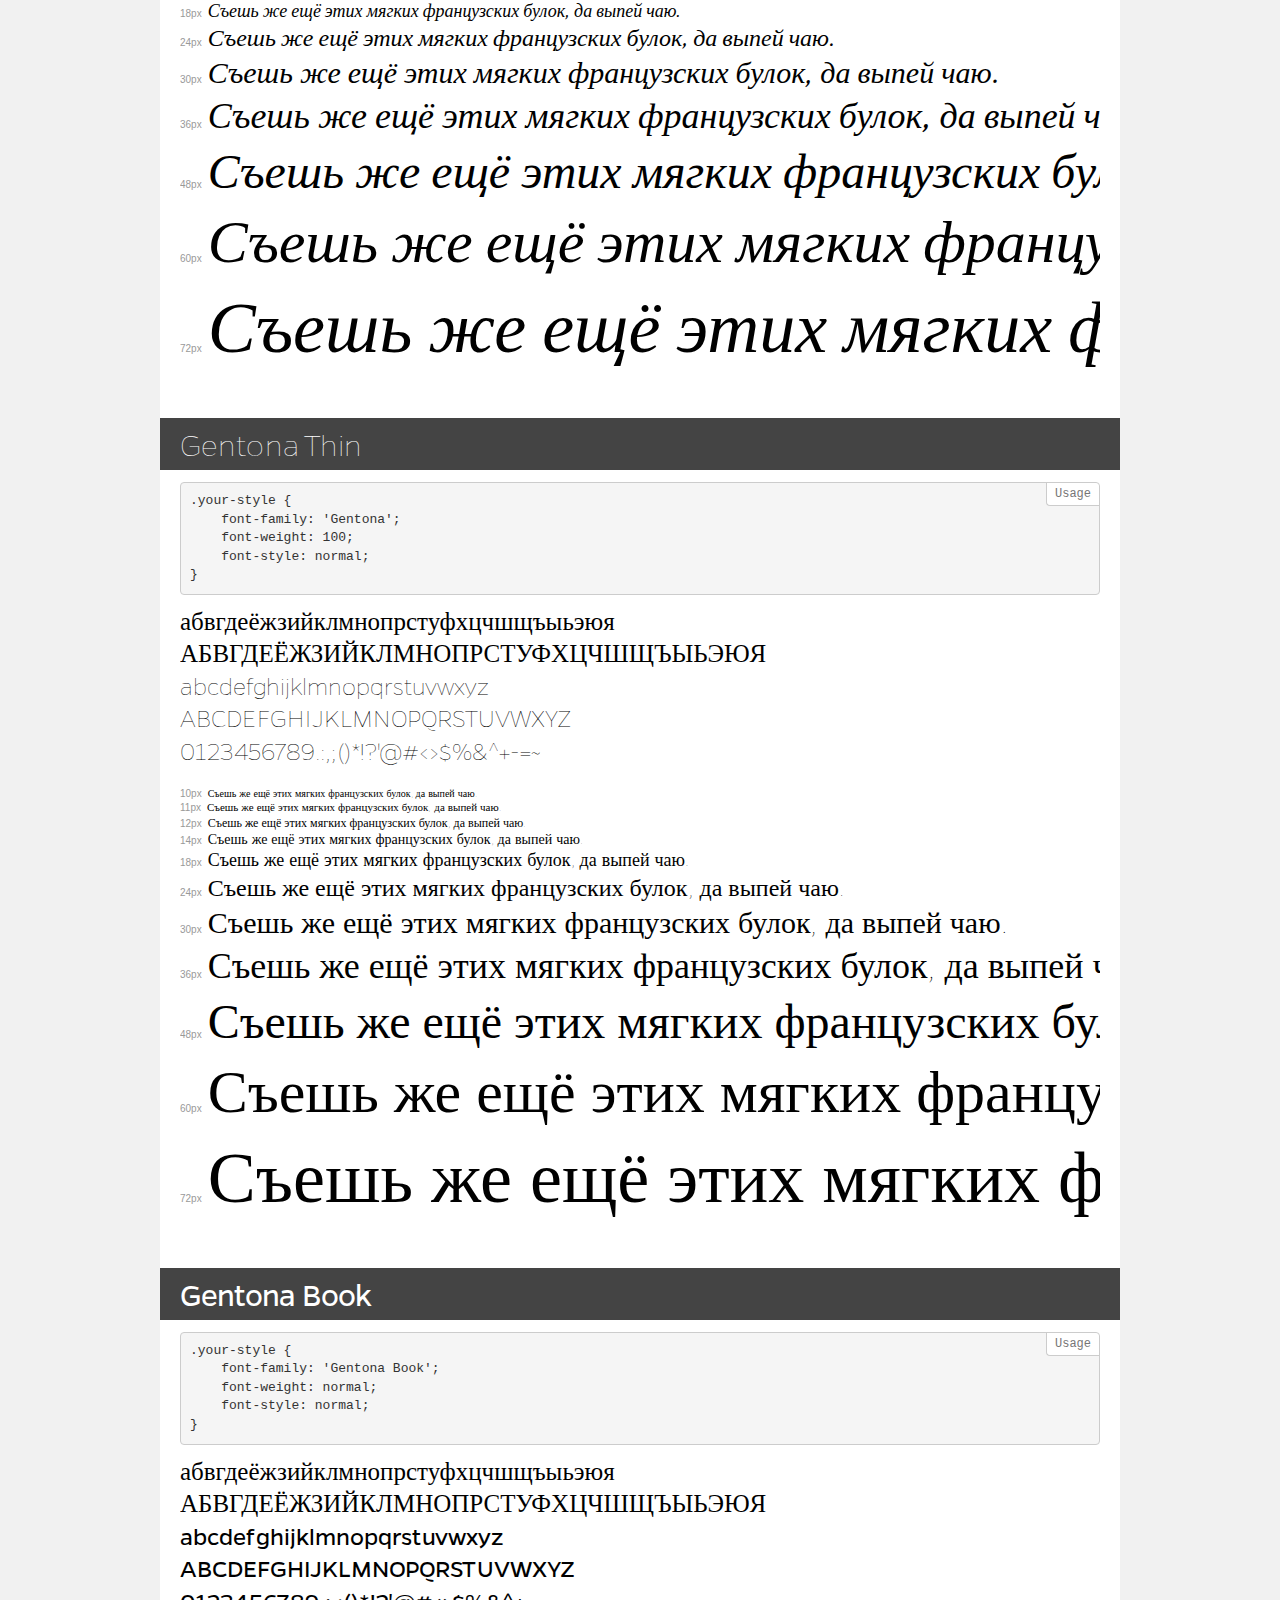
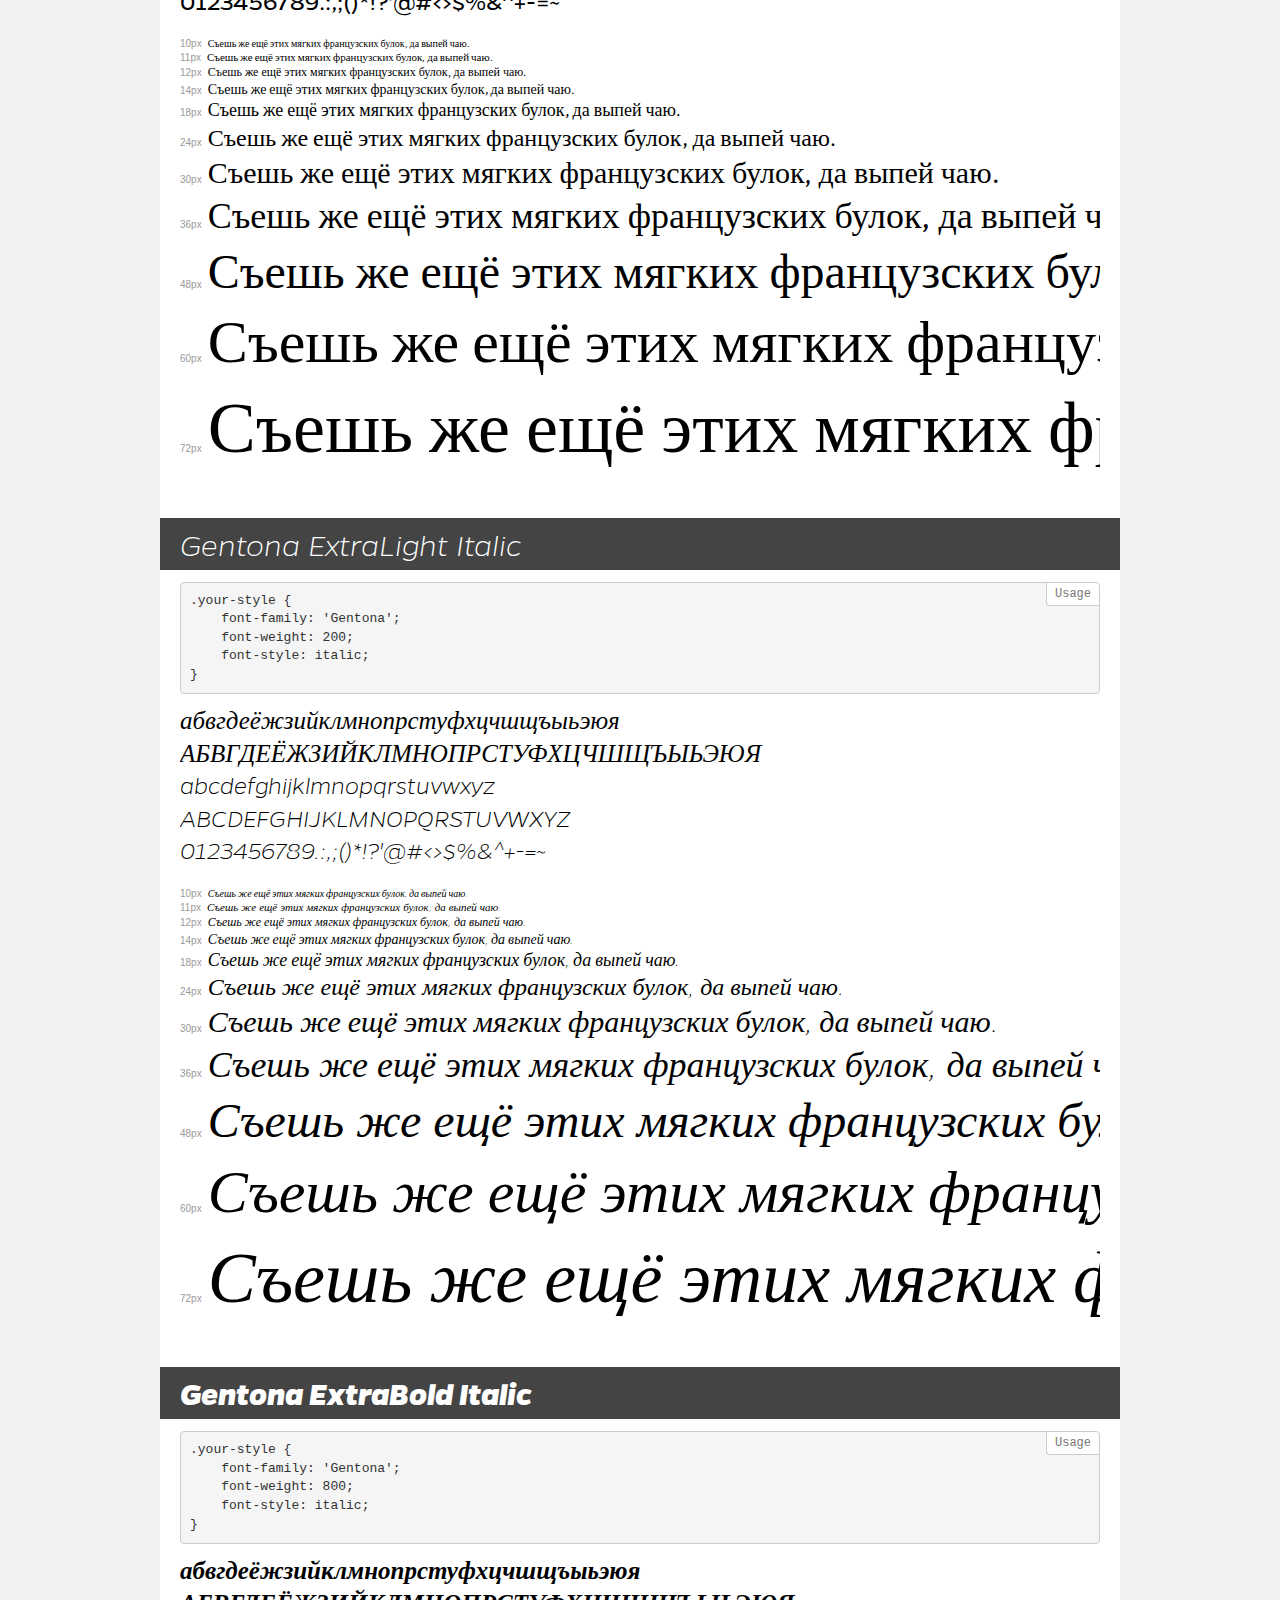
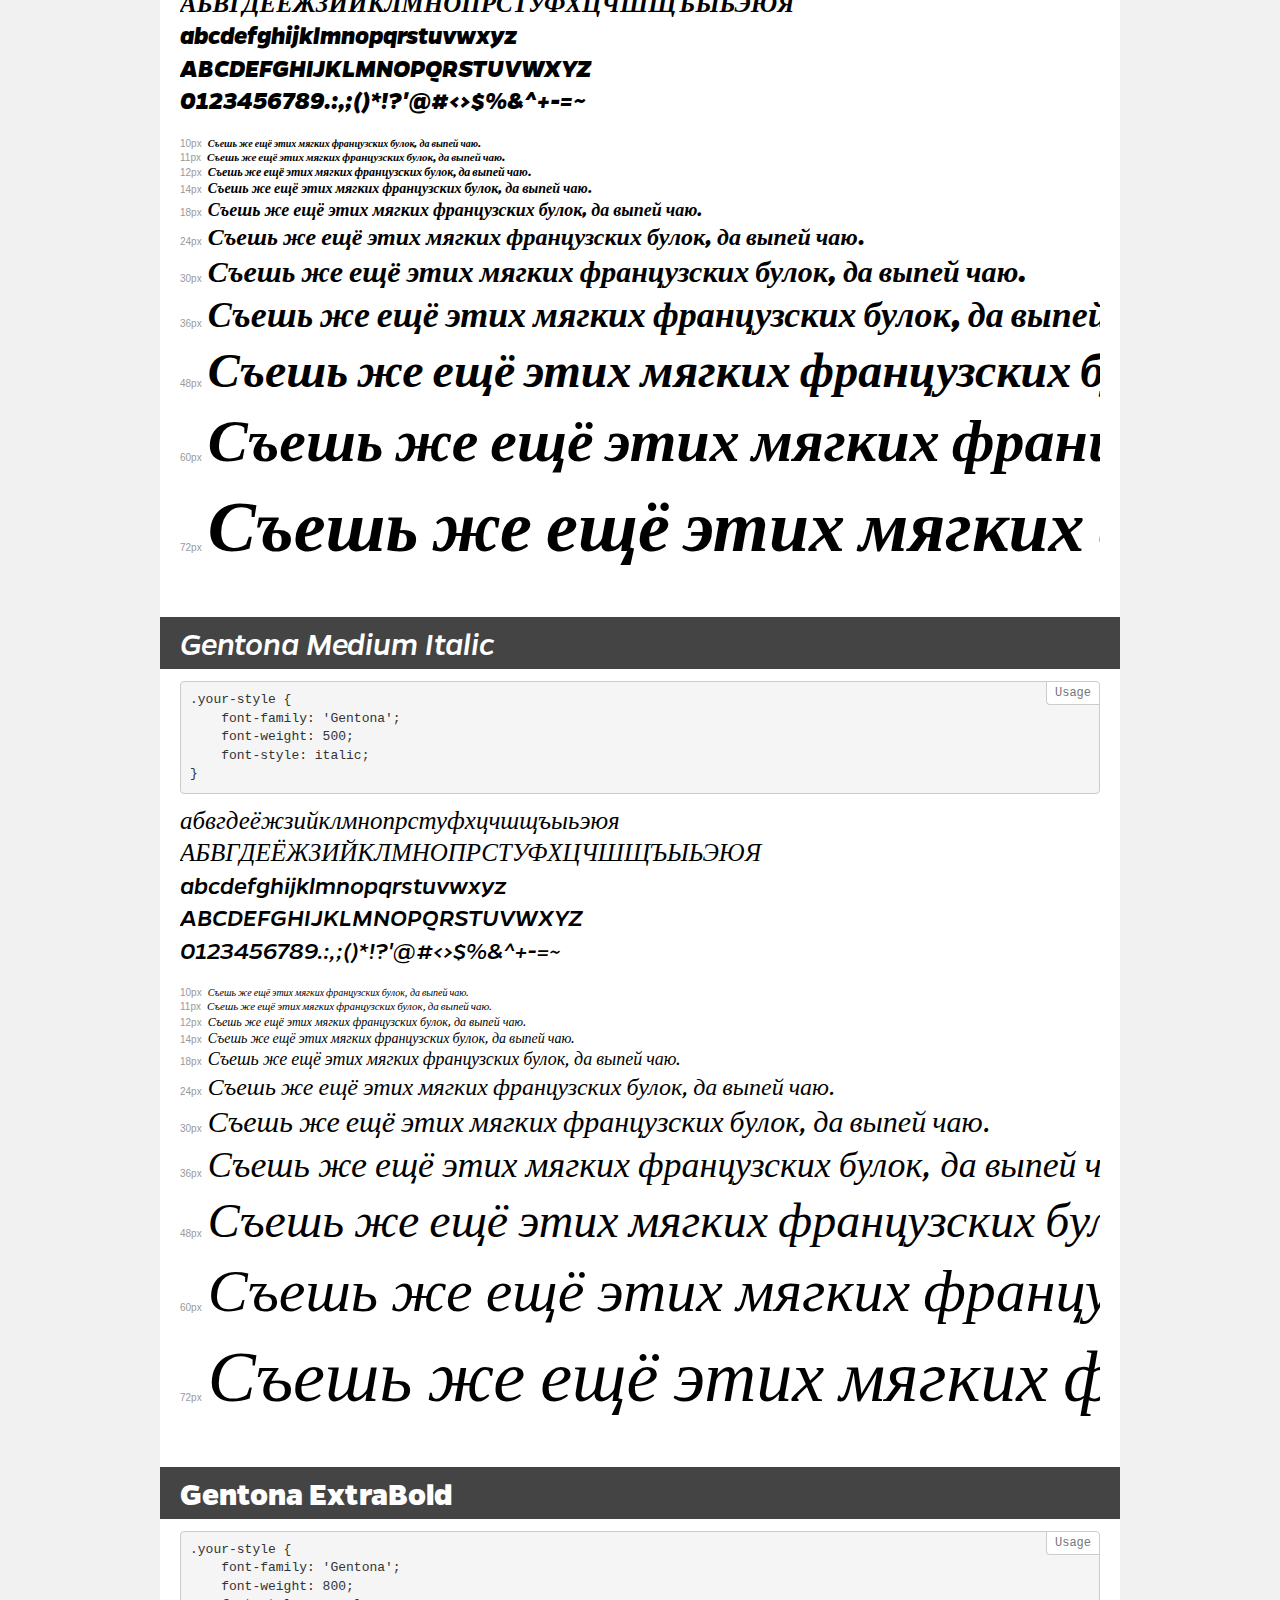
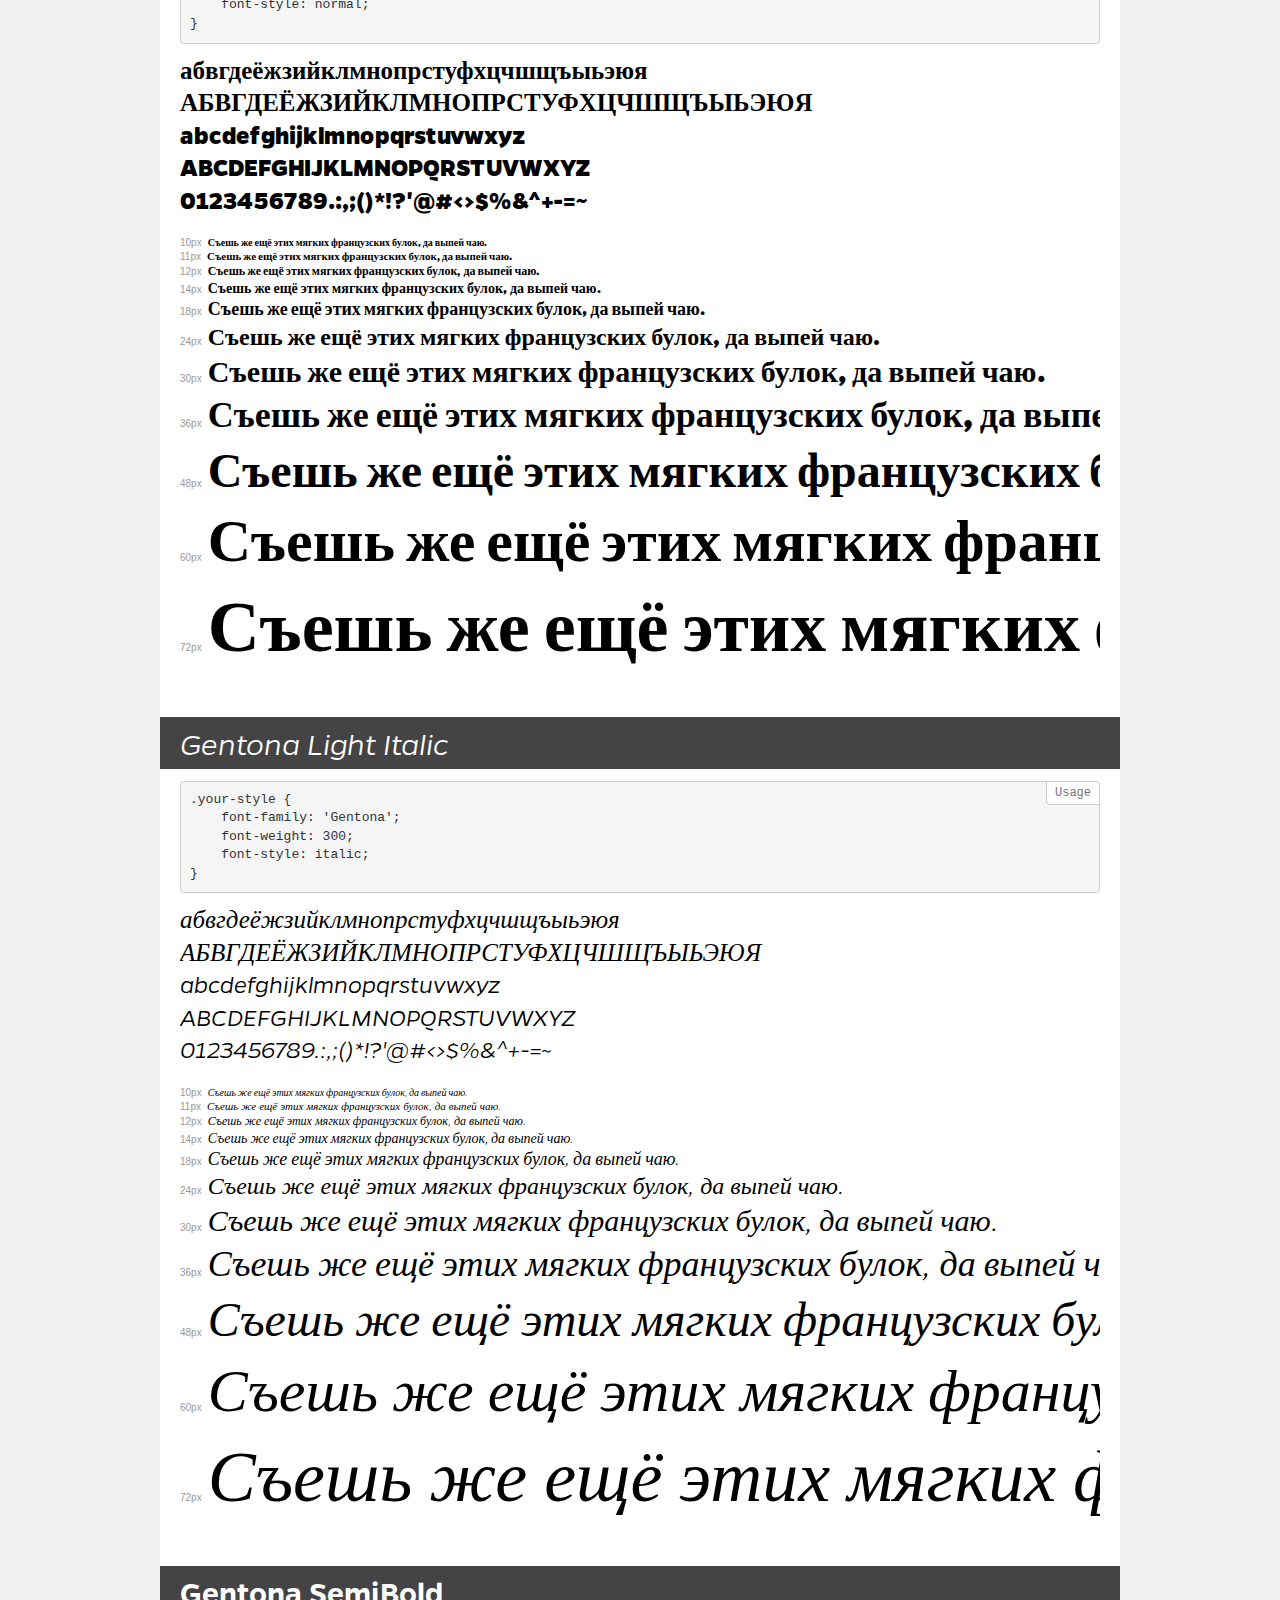
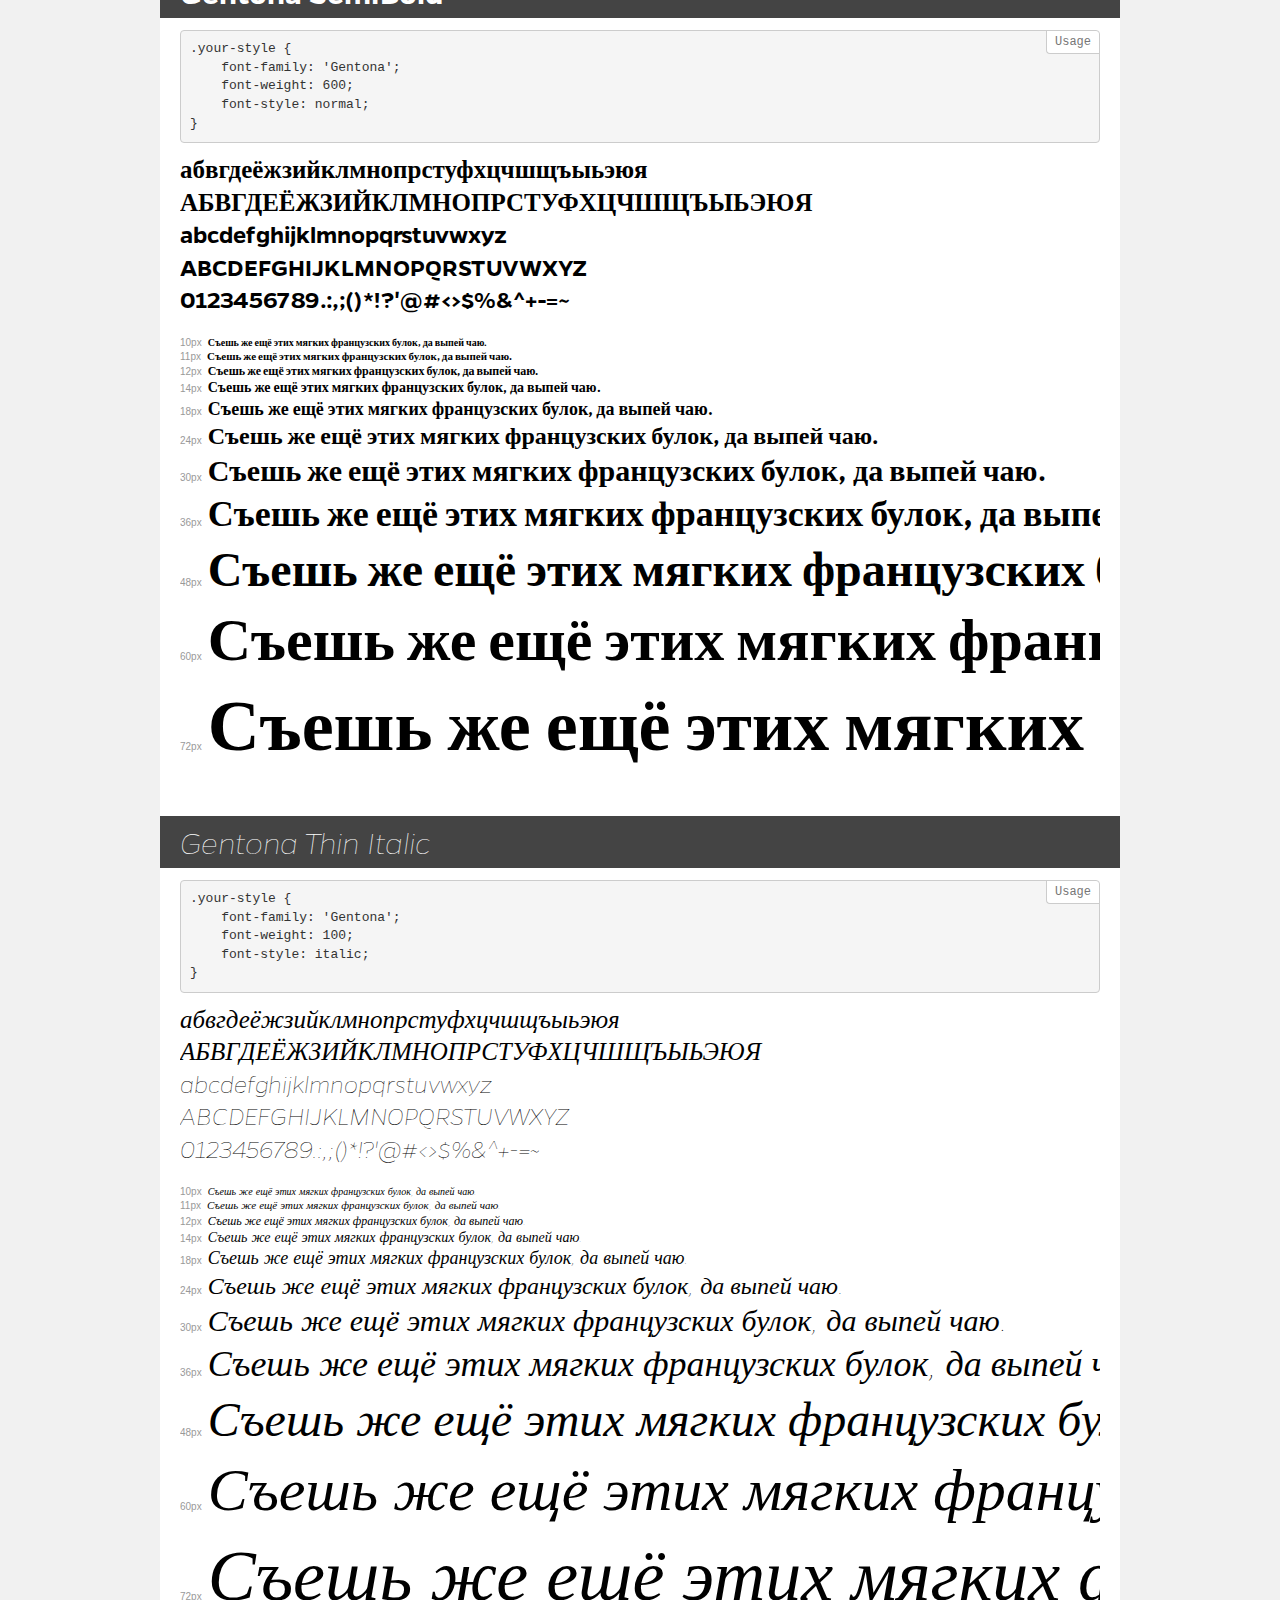
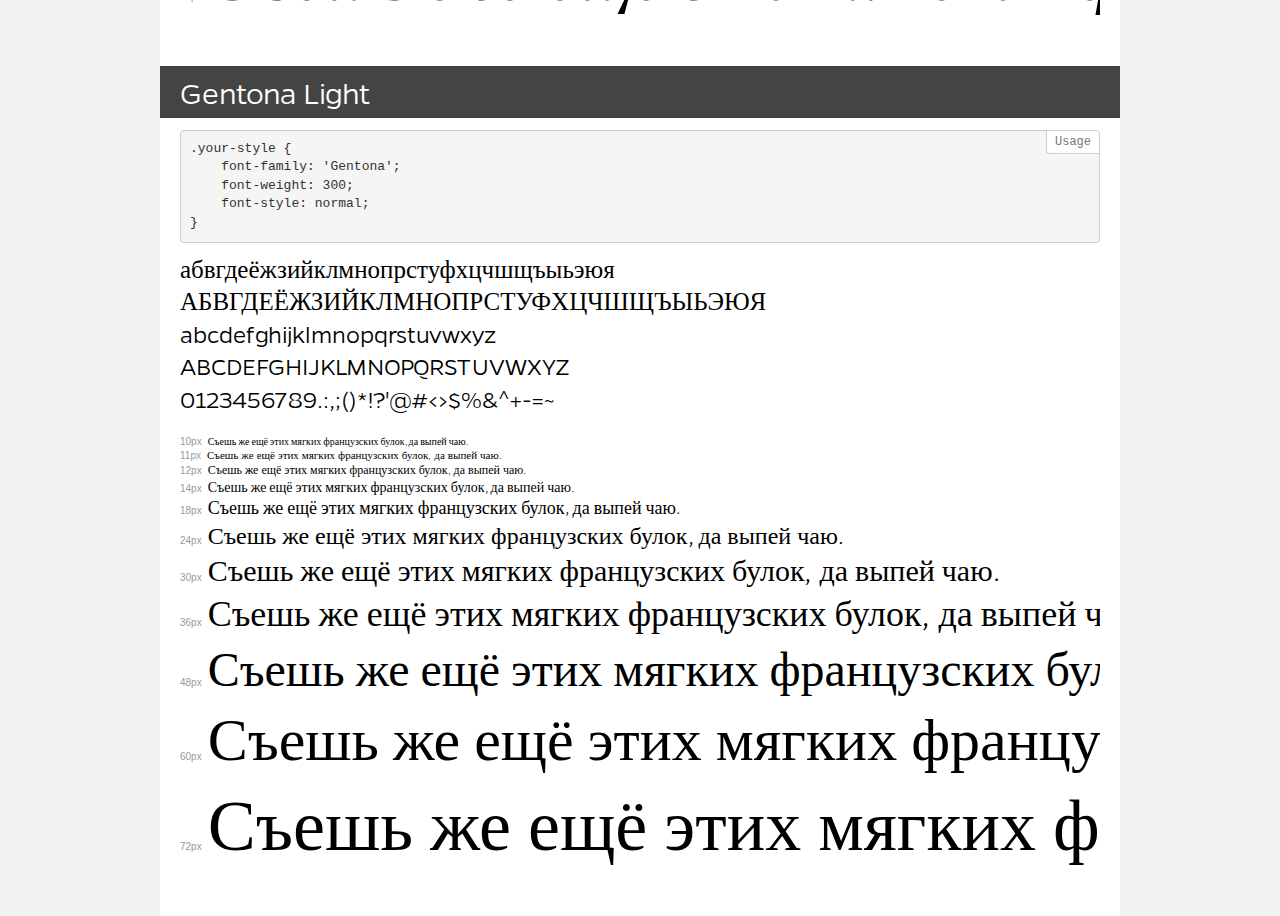
<file: fonts/gentona/demo.html>
<!DOCTYPE html>
<html>
<head>
    <meta charset="utf-8">
    <meta http-equiv="X-UA-Compatible" content="IE=edge">
    <meta name="viewport" content="width=device-width, initial-scale=1">
    <meta name="robots" content="noindex, noarchive">
    <meta name="format-detection" content="telephone=no">
    <title>Transfonter demo</title>
    <link href="stylesheet.css" rel="stylesheet">
    <style>
        /*
        http://meyerweb.com/eric/tools/css/reset/
        v2.0 | 20110126
        License: none (public domain)
        */
        html, body, div, span, applet, object, iframe,
        h1, h2, h3, h4, h5, h6, p, blockquote, pre,
        a, abbr, acronym, address, big, cite, code,
        del, dfn, em, img, ins, kbd, q, s, samp,
        small, strike, strong, sub, sup, tt, var,
        b, u, i, center,
        dl, dt, dd, ol, ul, li,
        fieldset, form, label, legend,
        table, caption, tbody, tfoot, thead, tr, th, td,
        article, aside, canvas, details, embed,
        figure, figcaption, footer, header, hgroup,
        menu, nav, output, ruby, section, summary,
        time, mark, audio, video {
            margin: 0;
            padding: 0;
            border: 0;
            font-size: 100%;
            font: inherit;
            vertical-align: baseline;
        }
        /* HTML5 display-role reset for older browsers */
        article, aside, details, figcaption, figure,
        footer, header, hgroup, menu, nav, section {
            display: block;
        }
        body {
            line-height: 1;
        }
        ol, ul {
            list-style: none;
        }
        blockquote, q {
            quotes: none;
        }
        blockquote:before, blockquote:after,
        q:before, q:after {
            content: '';
            content: none;
        }
        table {
            border-collapse: collapse;
            border-spacing: 0;
        }
        /* common styles */
        body {
            background: #f1f1f1;
            color: #000;
        }
        .page {
            background: #fff;
            width: 920px;
            margin: 0 auto;
            padding: 20px 20px 0 20px;
            overflow: hidden;
        }
        .font-container {
            overflow-x: auto;
            overflow-y: hidden;
            margin-bottom: 40px;
            line-height: 1.3;
            white-space: nowrap;
            padding-bottom: 5px;
        }
        h1 {
            position: relative;
            background: #444;
            font-size: 32px;
            color: #fff;
            padding: 10px 20px;
            margin: 0 -20px 12px -20px;
        }
        .letters {
            font-size: 25px;
            margin-bottom: 20px;
        }
        .s10:before {
            content: '10px';
        }
        .s11:before {
            content: '11px';
        }
        .s12:before {
            content: '12px';
        }
        .s14:before {
            content: '14px';
        }
        .s18:before {
            content: '18px';
        }
        .s24:before {
            content: '24px';
        }
        .s30:before {
            content: '30px';
        }
        .s36:before {
            content: '36px';
        }
        .s48:before {
            content: '48px';
        }
        .s60:before {
            content: '60px';
        }
        .s72:before {
            content: '72px';
        }
        .s10:before, .s11:before, .s12:before, .s14:before,
        .s18:before, .s24:before, .s30:before, .s36:before,
        .s48:before, .s60:before, .s72:before {
            font-family: Arial, sans-serif;
            font-size: 10px;
            font-weight: normal;
            font-style: normal;
            color: #999;
            padding-right: 6px;
        }
        pre {
            display: block;
            position: relative;
            padding: 9px;
            margin: 0 0 10px;
            font-family: Monaco, Menlo, Consolas, "Courier New", monospace !important;
            font-size: 13px;
            line-height: 1.428571429;
            color: #333;
            font-weight: normal !important;
            font-style: normal !important;
            background-color: #f5f5f5;
            border: 1px solid #ccc;
            overflow-x: auto;
            border-radius: 4px;
        }
        pre:after {
            display: block;
            position: absolute;
            right: 0;
            top: 0;
            content: 'Usage';
            line-height: 1;
            padding: 5px 8px;
            font-size: 12px;
            color: #767676;
            background-color: #fff;
            border: 1px solid #ccc;
            border-right: none;
            border-top: none;
            border-radius: 0 4px 0 4px;
            z-index: 10;
        }
        /* responsive */
        @media (max-width: 959px) {
            .page {
                width: auto;
                margin: 0;
            }
        }
    </style>
</head>
<body>
<div class="page">
    <div class="demo" style="font-family: 'Gentona'; font-weight: 900; font-style: italic;">
        <h1>Gentona Heavy Italic</h1>
        <pre>.your-style {
    font-family: 'Gentona';
    font-weight: 900;
    font-style: italic;
}</pre>
        <div class="font-container">
            <p class="letters">
                абвгдеёжзийклмнопрстуфхцчшщъыьэюя<br>
АБВГДЕЁЖЗИЙКЛМНОПРСТУФХЦЧШЩЪЫЬЭЮЯ<br>
abcdefghijklmnopqrstuvwxyz<br>
ABCDEFGHIJKLMNOPQRSTUVWXYZ<br>
                0123456789.:,;()*!?'@#<>$%&^+-=~
            </p>
            <p class="s10" style="font-size: 10px;">Съешь же ещё этих мягких французских булок, да выпей чаю.</p>
            <p class="s11" style="font-size: 11px;">Съешь же ещё этих мягких французских булок, да выпей чаю.</p>
            <p class="s12" style="font-size: 12px;">Съешь же ещё этих мягких французских булок, да выпей чаю.</p>
            <p class="s14" style="font-size: 14px;">Съешь же ещё этих мягких французских булок, да выпей чаю.</p>
            <p class="s18" style="font-size: 18px;">Съешь же ещё этих мягких французских булок, да выпей чаю.</p>
            <p class="s24" style="font-size: 24px;">Съешь же ещё этих мягких французских булок, да выпей чаю.</p>
            <p class="s30" style="font-size: 30px;">Съешь же ещё этих мягких французских булок, да выпей чаю.</p>
            <p class="s36" style="font-size: 36px;">Съешь же ещё этих мягких французских булок, да выпей чаю.</p>
            <p class="s48" style="font-size: 48px;">Съешь же ещё этих мягких французских булок, да выпей чаю.</p>
            <p class="s60" style="font-size: 60px;">Съешь же ещё этих мягких французских булок, да выпей чаю.</p>
            <p class="s72" style="font-size: 72px;">Съешь же ещё этих мягких французских булок, да выпей чаю.</p>
        </div>
    </div>
    <div class="demo" style="font-family: 'Gentona'; font-weight: 500; font-style: normal;">
        <h1>Gentona Medium</h1>
        <pre>.your-style {
    font-family: 'Gentona';
    font-weight: 500;
    font-style: normal;
}</pre>
        <div class="font-container">
            <p class="letters">
                абвгдеёжзийклмнопрстуфхцчшщъыьэюя<br>
АБВГДЕЁЖЗИЙКЛМНОПРСТУФХЦЧШЩЪЫЬЭЮЯ<br>
abcdefghijklmnopqrstuvwxyz<br>
ABCDEFGHIJKLMNOPQRSTUVWXYZ<br>
                0123456789.:,;()*!?'@#<>$%&^+-=~
            </p>
            <p class="s10" style="font-size: 10px;">Съешь же ещё этих мягких французских булок, да выпей чаю.</p>
            <p class="s11" style="font-size: 11px;">Съешь же ещё этих мягких французских булок, да выпей чаю.</p>
            <p class="s12" style="font-size: 12px;">Съешь же ещё этих мягких французских булок, да выпей чаю.</p>
            <p class="s14" style="font-size: 14px;">Съешь же ещё этих мягких французских булок, да выпей чаю.</p>
            <p class="s18" style="font-size: 18px;">Съешь же ещё этих мягких французских булок, да выпей чаю.</p>
            <p class="s24" style="font-size: 24px;">Съешь же ещё этих мягких французских булок, да выпей чаю.</p>
            <p class="s30" style="font-size: 30px;">Съешь же ещё этих мягких французских булок, да выпей чаю.</p>
            <p class="s36" style="font-size: 36px;">Съешь же ещё этих мягких французских булок, да выпей чаю.</p>
            <p class="s48" style="font-size: 48px;">Съешь же ещё этих мягких французских булок, да выпей чаю.</p>
            <p class="s60" style="font-size: 60px;">Съешь же ещё этих мягких французских булок, да выпей чаю.</p>
            <p class="s72" style="font-size: 72px;">Съешь же ещё этих мягких французских булок, да выпей чаю.</p>
        </div>
    </div>
    <div class="demo" style="font-family: 'Gentona Book'; font-weight: bold; font-style: normal;">
        <h1>Gentona Bold</h1>
        <pre>.your-style {
    font-family: 'Gentona Book';
    font-weight: bold;
    font-style: normal;
}</pre>
        <div class="font-container">
            <p class="letters">
                абвгдеёжзийклмнопрстуфхцчшщъыьэюя<br>
АБВГДЕЁЖЗИЙКЛМНОПРСТУФХЦЧШЩЪЫЬЭЮЯ<br>
abcdefghijklmnopqrstuvwxyz<br>
ABCDEFGHIJKLMNOPQRSTUVWXYZ<br>
                0123456789.:,;()*!?'@#<>$%&^+-=~
            </p>
            <p class="s10" style="font-size: 10px;">Съешь же ещё этих мягких французских булок, да выпей чаю.</p>
            <p class="s11" style="font-size: 11px;">Съешь же ещё этих мягких французских булок, да выпей чаю.</p>
            <p class="s12" style="font-size: 12px;">Съешь же ещё этих мягких французских булок, да выпей чаю.</p>
            <p class="s14" style="font-size: 14px;">Съешь же ещё этих мягких французских булок, да выпей чаю.</p>
            <p class="s18" style="font-size: 18px;">Съешь же ещё этих мягких французских булок, да выпей чаю.</p>
            <p class="s24" style="font-size: 24px;">Съешь же ещё этих мягких французских булок, да выпей чаю.</p>
            <p class="s30" style="font-size: 30px;">Съешь же ещё этих мягких французских булок, да выпей чаю.</p>
            <p class="s36" style="font-size: 36px;">Съешь же ещё этих мягких французских булок, да выпей чаю.</p>
            <p class="s48" style="font-size: 48px;">Съешь же ещё этих мягких французских булок, да выпей чаю.</p>
            <p class="s60" style="font-size: 60px;">Съешь же ещё этих мягких французских булок, да выпей чаю.</p>
            <p class="s72" style="font-size: 72px;">Съешь же ещё этих мягких французских булок, да выпей чаю.</p>
        </div>
    </div>
    <div class="demo" style="font-family: 'Gentona'; font-weight: 200; font-style: normal;">
        <h1>Gentona ExtraLight</h1>
        <pre>.your-style {
    font-family: 'Gentona';
    font-weight: 200;
    font-style: normal;
}</pre>
        <div class="font-container">
            <p class="letters">
                абвгдеёжзийклмнопрстуфхцчшщъыьэюя<br>
АБВГДЕЁЖЗИЙКЛМНОПРСТУФХЦЧШЩЪЫЬЭЮЯ<br>
abcdefghijklmnopqrstuvwxyz<br>
ABCDEFGHIJKLMNOPQRSTUVWXYZ<br>
                0123456789.:,;()*!?'@#<>$%&^+-=~
            </p>
            <p class="s10" style="font-size: 10px;">Съешь же ещё этих мягких французских булок, да выпей чаю.</p>
            <p class="s11" style="font-size: 11px;">Съешь же ещё этих мягких французских булок, да выпей чаю.</p>
            <p class="s12" style="font-size: 12px;">Съешь же ещё этих мягких французских булок, да выпей чаю.</p>
            <p class="s14" style="font-size: 14px;">Съешь же ещё этих мягких французских булок, да выпей чаю.</p>
            <p class="s18" style="font-size: 18px;">Съешь же ещё этих мягких французских булок, да выпей чаю.</p>
            <p class="s24" style="font-size: 24px;">Съешь же ещё этих мягких французских булок, да выпей чаю.</p>
            <p class="s30" style="font-size: 30px;">Съешь же ещё этих мягких французских булок, да выпей чаю.</p>
            <p class="s36" style="font-size: 36px;">Съешь же ещё этих мягких французских булок, да выпей чаю.</p>
            <p class="s48" style="font-size: 48px;">Съешь же ещё этих мягких французских булок, да выпей чаю.</p>
            <p class="s60" style="font-size: 60px;">Съешь же ещё этих мягких французских булок, да выпей чаю.</p>
            <p class="s72" style="font-size: 72px;">Съешь же ещё этих мягких французских булок, да выпей чаю.</p>
        </div>
    </div>
    <div class="demo" style="font-family: 'Gentona'; font-weight: bold; font-style: italic;">
        <h1>Gentona Bold Italic</h1>
        <pre>.your-style {
    font-family: 'Gentona';
    font-weight: bold;
    font-style: italic;
}</pre>
        <div class="font-container">
            <p class="letters">
                абвгдеёжзийклмнопрстуфхцчшщъыьэюя<br>
АБВГДЕЁЖЗИЙКЛМНОПРСТУФХЦЧШЩЪЫЬЭЮЯ<br>
abcdefghijklmnopqrstuvwxyz<br>
ABCDEFGHIJKLMNOPQRSTUVWXYZ<br>
                0123456789.:,;()*!?'@#<>$%&^+-=~
            </p>
            <p class="s10" style="font-size: 10px;">Съешь же ещё этих мягких французских булок, да выпей чаю.</p>
            <p class="s11" style="font-size: 11px;">Съешь же ещё этих мягких французских булок, да выпей чаю.</p>
            <p class="s12" style="font-size: 12px;">Съешь же ещё этих мягких французских булок, да выпей чаю.</p>
            <p class="s14" style="font-size: 14px;">Съешь же ещё этих мягких французских булок, да выпей чаю.</p>
            <p class="s18" style="font-size: 18px;">Съешь же ещё этих мягких французских булок, да выпей чаю.</p>
            <p class="s24" style="font-size: 24px;">Съешь же ещё этих мягких французских булок, да выпей чаю.</p>
            <p class="s30" style="font-size: 30px;">Съешь же ещё этих мягких французских булок, да выпей чаю.</p>
            <p class="s36" style="font-size: 36px;">Съешь же ещё этих мягких французских булок, да выпей чаю.</p>
            <p class="s48" style="font-size: 48px;">Съешь же ещё этих мягких французских булок, да выпей чаю.</p>
            <p class="s60" style="font-size: 60px;">Съешь же ещё этих мягких французских булок, да выпей чаю.</p>
            <p class="s72" style="font-size: 72px;">Съешь же ещё этих мягких французских булок, да выпей чаю.</p>
        </div>
    </div>
    <div class="demo" style="font-family: 'Gentona'; font-weight: 600; font-style: italic;">
        <h1>Gentona SemiBold Italic</h1>
        <pre>.your-style {
    font-family: 'Gentona';
    font-weight: 600;
    font-style: italic;
}</pre>
        <div class="font-container">
            <p class="letters">
                абвгдеёжзийклмнопрстуфхцчшщъыьэюя<br>
АБВГДЕЁЖЗИЙКЛМНОПРСТУФХЦЧШЩЪЫЬЭЮЯ<br>
abcdefghijklmnopqrstuvwxyz<br>
ABCDEFGHIJKLMNOPQRSTUVWXYZ<br>
                0123456789.:,;()*!?'@#<>$%&^+-=~
            </p>
            <p class="s10" style="font-size: 10px;">Съешь же ещё этих мягких французских булок, да выпей чаю.</p>
            <p class="s11" style="font-size: 11px;">Съешь же ещё этих мягких французских булок, да выпей чаю.</p>
            <p class="s12" style="font-size: 12px;">Съешь же ещё этих мягких французских булок, да выпей чаю.</p>
            <p class="s14" style="font-size: 14px;">Съешь же ещё этих мягких французских булок, да выпей чаю.</p>
            <p class="s18" style="font-size: 18px;">Съешь же ещё этих мягких французских булок, да выпей чаю.</p>
            <p class="s24" style="font-size: 24px;">Съешь же ещё этих мягких французских булок, да выпей чаю.</p>
            <p class="s30" style="font-size: 30px;">Съешь же ещё этих мягких французских булок, да выпей чаю.</p>
            <p class="s36" style="font-size: 36px;">Съешь же ещё этих мягких французских булок, да выпей чаю.</p>
            <p class="s48" style="font-size: 48px;">Съешь же ещё этих мягких французских булок, да выпей чаю.</p>
            <p class="s60" style="font-size: 60px;">Съешь же ещё этих мягких французских булок, да выпей чаю.</p>
            <p class="s72" style="font-size: 72px;">Съешь же ещё этих мягких французских булок, да выпей чаю.</p>
        </div>
    </div>
    <div class="demo" style="font-family: 'Gentona'; font-weight: 900; font-style: normal;">
        <h1>Gentona Heavy</h1>
        <pre>.your-style {
    font-family: 'Gentona';
    font-weight: 900;
    font-style: normal;
}</pre>
        <div class="font-container">
            <p class="letters">
                абвгдеёжзийклмнопрстуфхцчшщъыьэюя<br>
АБВГДЕЁЖЗИЙКЛМНОПРСТУФХЦЧШЩЪЫЬЭЮЯ<br>
abcdefghijklmnopqrstuvwxyz<br>
ABCDEFGHIJKLMNOPQRSTUVWXYZ<br>
                0123456789.:,;()*!?'@#<>$%&^+-=~
            </p>
            <p class="s10" style="font-size: 10px;">Съешь же ещё этих мягких французских булок, да выпей чаю.</p>
            <p class="s11" style="font-size: 11px;">Съешь же ещё этих мягких французских булок, да выпей чаю.</p>
            <p class="s12" style="font-size: 12px;">Съешь же ещё этих мягких французских булок, да выпей чаю.</p>
            <p class="s14" style="font-size: 14px;">Съешь же ещё этих мягких французских булок, да выпей чаю.</p>
            <p class="s18" style="font-size: 18px;">Съешь же ещё этих мягких французских булок, да выпей чаю.</p>
            <p class="s24" style="font-size: 24px;">Съешь же ещё этих мягких французских булок, да выпей чаю.</p>
            <p class="s30" style="font-size: 30px;">Съешь же ещё этих мягких французских булок, да выпей чаю.</p>
            <p class="s36" style="font-size: 36px;">Съешь же ещё этих мягких французских булок, да выпей чаю.</p>
            <p class="s48" style="font-size: 48px;">Съешь же ещё этих мягких французских булок, да выпей чаю.</p>
            <p class="s60" style="font-size: 60px;">Съешь же ещё этих мягких французских булок, да выпей чаю.</p>
            <p class="s72" style="font-size: 72px;">Съешь же ещё этих мягких французских булок, да выпей чаю.</p>
        </div>
    </div>
    <div class="demo" style="font-family: 'Gentona Book'; font-weight: normal; font-style: italic;">
        <h1>Gentona Book Italic</h1>
        <pre>.your-style {
    font-family: 'Gentona Book';
    font-weight: normal;
    font-style: italic;
}</pre>
        <div class="font-container">
            <p class="letters">
                абвгдеёжзийклмнопрстуфхцчшщъыьэюя<br>
АБВГДЕЁЖЗИЙКЛМНОПРСТУФХЦЧШЩЪЫЬЭЮЯ<br>
abcdefghijklmnopqrstuvwxyz<br>
ABCDEFGHIJKLMNOPQRSTUVWXYZ<br>
                0123456789.:,;()*!?'@#<>$%&^+-=~
            </p>
            <p class="s10" style="font-size: 10px;">Съешь же ещё этих мягких французских булок, да выпей чаю.</p>
            <p class="s11" style="font-size: 11px;">Съешь же ещё этих мягких французских булок, да выпей чаю.</p>
            <p class="s12" style="font-size: 12px;">Съешь же ещё этих мягких французских булок, да выпей чаю.</p>
            <p class="s14" style="font-size: 14px;">Съешь же ещё этих мягких французских булок, да выпей чаю.</p>
            <p class="s18" style="font-size: 18px;">Съешь же ещё этих мягких французских булок, да выпей чаю.</p>
            <p class="s24" style="font-size: 24px;">Съешь же ещё этих мягких французских булок, да выпей чаю.</p>
            <p class="s30" style="font-size: 30px;">Съешь же ещё этих мягких французских булок, да выпей чаю.</p>
            <p class="s36" style="font-size: 36px;">Съешь же ещё этих мягких французских булок, да выпей чаю.</p>
            <p class="s48" style="font-size: 48px;">Съешь же ещё этих мягких французских булок, да выпей чаю.</p>
            <p class="s60" style="font-size: 60px;">Съешь же ещё этих мягких французских булок, да выпей чаю.</p>
            <p class="s72" style="font-size: 72px;">Съешь же ещё этих мягких французских булок, да выпей чаю.</p>
        </div>
    </div>
    <div class="demo" style="font-family: 'Gentona'; font-weight: 100; font-style: normal;">
        <h1>Gentona Thin</h1>
        <pre>.your-style {
    font-family: 'Gentona';
    font-weight: 100;
    font-style: normal;
}</pre>
        <div class="font-container">
            <p class="letters">
                абвгдеёжзийклмнопрстуфхцчшщъыьэюя<br>
АБВГДЕЁЖЗИЙКЛМНОПРСТУФХЦЧШЩЪЫЬЭЮЯ<br>
abcdefghijklmnopqrstuvwxyz<br>
ABCDEFGHIJKLMNOPQRSTUVWXYZ<br>
                0123456789.:,;()*!?'@#<>$%&^+-=~
            </p>
            <p class="s10" style="font-size: 10px;">Съешь же ещё этих мягких французских булок, да выпей чаю.</p>
            <p class="s11" style="font-size: 11px;">Съешь же ещё этих мягких французских булок, да выпей чаю.</p>
            <p class="s12" style="font-size: 12px;">Съешь же ещё этих мягких французских булок, да выпей чаю.</p>
            <p class="s14" style="font-size: 14px;">Съешь же ещё этих мягких французских булок, да выпей чаю.</p>
            <p class="s18" style="font-size: 18px;">Съешь же ещё этих мягких французских булок, да выпей чаю.</p>
            <p class="s24" style="font-size: 24px;">Съешь же ещё этих мягких французских булок, да выпей чаю.</p>
            <p class="s30" style="font-size: 30px;">Съешь же ещё этих мягких французских булок, да выпей чаю.</p>
            <p class="s36" style="font-size: 36px;">Съешь же ещё этих мягких французских булок, да выпей чаю.</p>
            <p class="s48" style="font-size: 48px;">Съешь же ещё этих мягких французских булок, да выпей чаю.</p>
            <p class="s60" style="font-size: 60px;">Съешь же ещё этих мягких французских булок, да выпей чаю.</p>
            <p class="s72" style="font-size: 72px;">Съешь же ещё этих мягких французских булок, да выпей чаю.</p>
        </div>
    </div>
    <div class="demo" style="font-family: 'Gentona Book'; font-weight: normal; font-style: normal;">
        <h1>Gentona Book</h1>
        <pre>.your-style {
    font-family: 'Gentona Book';
    font-weight: normal;
    font-style: normal;
}</pre>
        <div class="font-container">
            <p class="letters">
                абвгдеёжзийклмнопрстуфхцчшщъыьэюя<br>
АБВГДЕЁЖЗИЙКЛМНОПРСТУФХЦЧШЩЪЫЬЭЮЯ<br>
abcdefghijklmnopqrstuvwxyz<br>
ABCDEFGHIJKLMNOPQRSTUVWXYZ<br>
                0123456789.:,;()*!?'@#<>$%&^+-=~
            </p>
            <p class="s10" style="font-size: 10px;">Съешь же ещё этих мягких французских булок, да выпей чаю.</p>
            <p class="s11" style="font-size: 11px;">Съешь же ещё этих мягких французских булок, да выпей чаю.</p>
            <p class="s12" style="font-size: 12px;">Съешь же ещё этих мягких французских булок, да выпей чаю.</p>
            <p class="s14" style="font-size: 14px;">Съешь же ещё этих мягких французских булок, да выпей чаю.</p>
            <p class="s18" style="font-size: 18px;">Съешь же ещё этих мягких французских булок, да выпей чаю.</p>
            <p class="s24" style="font-size: 24px;">Съешь же ещё этих мягких французских булок, да выпей чаю.</p>
            <p class="s30" style="font-size: 30px;">Съешь же ещё этих мягких французских булок, да выпей чаю.</p>
            <p class="s36" style="font-size: 36px;">Съешь же ещё этих мягких французских булок, да выпей чаю.</p>
            <p class="s48" style="font-size: 48px;">Съешь же ещё этих мягких французских булок, да выпей чаю.</p>
            <p class="s60" style="font-size: 60px;">Съешь же ещё этих мягких французских булок, да выпей чаю.</p>
            <p class="s72" style="font-size: 72px;">Съешь же ещё этих мягких французских булок, да выпей чаю.</p>
        </div>
    </div>
    <div class="demo" style="font-family: 'Gentona'; font-weight: 200; font-style: italic;">
        <h1>Gentona ExtraLight Italic</h1>
        <pre>.your-style {
    font-family: 'Gentona';
    font-weight: 200;
    font-style: italic;
}</pre>
        <div class="font-container">
            <p class="letters">
                абвгдеёжзийклмнопрстуфхцчшщъыьэюя<br>
АБВГДЕЁЖЗИЙКЛМНОПРСТУФХЦЧШЩЪЫЬЭЮЯ<br>
abcdefghijklmnopqrstuvwxyz<br>
ABCDEFGHIJKLMNOPQRSTUVWXYZ<br>
                0123456789.:,;()*!?'@#<>$%&^+-=~
            </p>
            <p class="s10" style="font-size: 10px;">Съешь же ещё этих мягких французских булок, да выпей чаю.</p>
            <p class="s11" style="font-size: 11px;">Съешь же ещё этих мягких французских булок, да выпей чаю.</p>
            <p class="s12" style="font-size: 12px;">Съешь же ещё этих мягких французских булок, да выпей чаю.</p>
            <p class="s14" style="font-size: 14px;">Съешь же ещё этих мягких французских булок, да выпей чаю.</p>
            <p class="s18" style="font-size: 18px;">Съешь же ещё этих мягких французских булок, да выпей чаю.</p>
            <p class="s24" style="font-size: 24px;">Съешь же ещё этих мягких французских булок, да выпей чаю.</p>
            <p class="s30" style="font-size: 30px;">Съешь же ещё этих мягких французских булок, да выпей чаю.</p>
            <p class="s36" style="font-size: 36px;">Съешь же ещё этих мягких французских булок, да выпей чаю.</p>
            <p class="s48" style="font-size: 48px;">Съешь же ещё этих мягких французских булок, да выпей чаю.</p>
            <p class="s60" style="font-size: 60px;">Съешь же ещё этих мягких французских булок, да выпей чаю.</p>
            <p class="s72" style="font-size: 72px;">Съешь же ещё этих мягких французских булок, да выпей чаю.</p>
        </div>
    </div>
    <div class="demo" style="font-family: 'Gentona'; font-weight: 800; font-style: italic;">
        <h1>Gentona ExtraBold Italic</h1>
        <pre>.your-style {
    font-family: 'Gentona';
    font-weight: 800;
    font-style: italic;
}</pre>
        <div class="font-container">
            <p class="letters">
                абвгдеёжзийклмнопрстуфхцчшщъыьэюя<br>
АБВГДЕЁЖЗИЙКЛМНОПРСТУФХЦЧШЩЪЫЬЭЮЯ<br>
abcdefghijklmnopqrstuvwxyz<br>
ABCDEFGHIJKLMNOPQRSTUVWXYZ<br>
                0123456789.:,;()*!?'@#<>$%&^+-=~
            </p>
            <p class="s10" style="font-size: 10px;">Съешь же ещё этих мягких французских булок, да выпей чаю.</p>
            <p class="s11" style="font-size: 11px;">Съешь же ещё этих мягких французских булок, да выпей чаю.</p>
            <p class="s12" style="font-size: 12px;">Съешь же ещё этих мягких французских булок, да выпей чаю.</p>
            <p class="s14" style="font-size: 14px;">Съешь же ещё этих мягких французских булок, да выпей чаю.</p>
            <p class="s18" style="font-size: 18px;">Съешь же ещё этих мягких французских булок, да выпей чаю.</p>
            <p class="s24" style="font-size: 24px;">Съешь же ещё этих мягких французских булок, да выпей чаю.</p>
            <p class="s30" style="font-size: 30px;">Съешь же ещё этих мягких французских булок, да выпей чаю.</p>
            <p class="s36" style="font-size: 36px;">Съешь же ещё этих мягких французских булок, да выпей чаю.</p>
            <p class="s48" style="font-size: 48px;">Съешь же ещё этих мягких французских булок, да выпей чаю.</p>
            <p class="s60" style="font-size: 60px;">Съешь же ещё этих мягких французских булок, да выпей чаю.</p>
            <p class="s72" style="font-size: 72px;">Съешь же ещё этих мягких французских булок, да выпей чаю.</p>
        </div>
    </div>
    <div class="demo" style="font-family: 'Gentona'; font-weight: 500; font-style: italic;">
        <h1>Gentona Medium Italic</h1>
        <pre>.your-style {
    font-family: 'Gentona';
    font-weight: 500;
    font-style: italic;
}</pre>
        <div class="font-container">
            <p class="letters">
                абвгдеёжзийклмнопрстуфхцчшщъыьэюя<br>
АБВГДЕЁЖЗИЙКЛМНОПРСТУФХЦЧШЩЪЫЬЭЮЯ<br>
abcdefghijklmnopqrstuvwxyz<br>
ABCDEFGHIJKLMNOPQRSTUVWXYZ<br>
                0123456789.:,;()*!?'@#<>$%&^+-=~
            </p>
            <p class="s10" style="font-size: 10px;">Съешь же ещё этих мягких французских булок, да выпей чаю.</p>
            <p class="s11" style="font-size: 11px;">Съешь же ещё этих мягких французских булок, да выпей чаю.</p>
            <p class="s12" style="font-size: 12px;">Съешь же ещё этих мягких французских булок, да выпей чаю.</p>
            <p class="s14" style="font-size: 14px;">Съешь же ещё этих мягких французских булок, да выпей чаю.</p>
            <p class="s18" style="font-size: 18px;">Съешь же ещё этих мягких французских булок, да выпей чаю.</p>
            <p class="s24" style="font-size: 24px;">Съешь же ещё этих мягких французских булок, да выпей чаю.</p>
            <p class="s30" style="font-size: 30px;">Съешь же ещё этих мягких французских булок, да выпей чаю.</p>
            <p class="s36" style="font-size: 36px;">Съешь же ещё этих мягких французских булок, да выпей чаю.</p>
            <p class="s48" style="font-size: 48px;">Съешь же ещё этих мягких французских булок, да выпей чаю.</p>
            <p class="s60" style="font-size: 60px;">Съешь же ещё этих мягких французских булок, да выпей чаю.</p>
            <p class="s72" style="font-size: 72px;">Съешь же ещё этих мягких французских булок, да выпей чаю.</p>
        </div>
    </div>
    <div class="demo" style="font-family: 'Gentona'; font-weight: 800; font-style: normal;">
        <h1>Gentona ExtraBold</h1>
        <pre>.your-style {
    font-family: 'Gentona';
    font-weight: 800;
    font-style: normal;
}</pre>
        <div class="font-container">
            <p class="letters">
                абвгдеёжзийклмнопрстуфхцчшщъыьэюя<br>
АБВГДЕЁЖЗИЙКЛМНОПРСТУФХЦЧШЩЪЫЬЭЮЯ<br>
abcdefghijklmnopqrstuvwxyz<br>
ABCDEFGHIJKLMNOPQRSTUVWXYZ<br>
                0123456789.:,;()*!?'@#<>$%&^+-=~
            </p>
            <p class="s10" style="font-size: 10px;">Съешь же ещё этих мягких французских булок, да выпей чаю.</p>
            <p class="s11" style="font-size: 11px;">Съешь же ещё этих мягких французских булок, да выпей чаю.</p>
            <p class="s12" style="font-size: 12px;">Съешь же ещё этих мягких французских булок, да выпей чаю.</p>
            <p class="s14" style="font-size: 14px;">Съешь же ещё этих мягких французских булок, да выпей чаю.</p>
            <p class="s18" style="font-size: 18px;">Съешь же ещё этих мягких французских булок, да выпей чаю.</p>
            <p class="s24" style="font-size: 24px;">Съешь же ещё этих мягких французских булок, да выпей чаю.</p>
            <p class="s30" style="font-size: 30px;">Съешь же ещё этих мягких французских булок, да выпей чаю.</p>
            <p class="s36" style="font-size: 36px;">Съешь же ещё этих мягких французских булок, да выпей чаю.</p>
            <p class="s48" style="font-size: 48px;">Съешь же ещё этих мягких французских булок, да выпей чаю.</p>
            <p class="s60" style="font-size: 60px;">Съешь же ещё этих мягких французских булок, да выпей чаю.</p>
            <p class="s72" style="font-size: 72px;">Съешь же ещё этих мягких французских булок, да выпей чаю.</p>
        </div>
    </div>
    <div class="demo" style="font-family: 'Gentona'; font-weight: 300; font-style: italic;">
        <h1>Gentona Light Italic</h1>
        <pre>.your-style {
    font-family: 'Gentona';
    font-weight: 300;
    font-style: italic;
}</pre>
        <div class="font-container">
            <p class="letters">
                абвгдеёжзийклмнопрстуфхцчшщъыьэюя<br>
АБВГДЕЁЖЗИЙКЛМНОПРСТУФХЦЧШЩЪЫЬЭЮЯ<br>
abcdefghijklmnopqrstuvwxyz<br>
ABCDEFGHIJKLMNOPQRSTUVWXYZ<br>
                0123456789.:,;()*!?'@#<>$%&^+-=~
            </p>
            <p class="s10" style="font-size: 10px;">Съешь же ещё этих мягких французских булок, да выпей чаю.</p>
            <p class="s11" style="font-size: 11px;">Съешь же ещё этих мягких французских булок, да выпей чаю.</p>
            <p class="s12" style="font-size: 12px;">Съешь же ещё этих мягких французских булок, да выпей чаю.</p>
            <p class="s14" style="font-size: 14px;">Съешь же ещё этих мягких французских булок, да выпей чаю.</p>
            <p class="s18" style="font-size: 18px;">Съешь же ещё этих мягких французских булок, да выпей чаю.</p>
            <p class="s24" style="font-size: 24px;">Съешь же ещё этих мягких французских булок, да выпей чаю.</p>
            <p class="s30" style="font-size: 30px;">Съешь же ещё этих мягких французских булок, да выпей чаю.</p>
            <p class="s36" style="font-size: 36px;">Съешь же ещё этих мягких французских булок, да выпей чаю.</p>
            <p class="s48" style="font-size: 48px;">Съешь же ещё этих мягких французских булок, да выпей чаю.</p>
            <p class="s60" style="font-size: 60px;">Съешь же ещё этих мягких французских булок, да выпей чаю.</p>
            <p class="s72" style="font-size: 72px;">Съешь же ещё этих мягких французских булок, да выпей чаю.</p>
        </div>
    </div>
    <div class="demo" style="font-family: 'Gentona'; font-weight: 600; font-style: normal;">
        <h1>Gentona SemiBold</h1>
        <pre>.your-style {
    font-family: 'Gentona';
    font-weight: 600;
    font-style: normal;
}</pre>
        <div class="font-container">
            <p class="letters">
                абвгдеёжзийклмнопрстуфхцчшщъыьэюя<br>
АБВГДЕЁЖЗИЙКЛМНОПРСТУФХЦЧШЩЪЫЬЭЮЯ<br>
abcdefghijklmnopqrstuvwxyz<br>
ABCDEFGHIJKLMNOPQRSTUVWXYZ<br>
                0123456789.:,;()*!?'@#<>$%&^+-=~
            </p>
            <p class="s10" style="font-size: 10px;">Съешь же ещё этих мягких французских булок, да выпей чаю.</p>
            <p class="s11" style="font-size: 11px;">Съешь же ещё этих мягких французских булок, да выпей чаю.</p>
            <p class="s12" style="font-size: 12px;">Съешь же ещё этих мягких французских булок, да выпей чаю.</p>
            <p class="s14" style="font-size: 14px;">Съешь же ещё этих мягких французских булок, да выпей чаю.</p>
            <p class="s18" style="font-size: 18px;">Съешь же ещё этих мягких французских булок, да выпей чаю.</p>
            <p class="s24" style="font-size: 24px;">Съешь же ещё этих мягких французских булок, да выпей чаю.</p>
            <p class="s30" style="font-size: 30px;">Съешь же ещё этих мягких французских булок, да выпей чаю.</p>
            <p class="s36" style="font-size: 36px;">Съешь же ещё этих мягких французских булок, да выпей чаю.</p>
            <p class="s48" style="font-size: 48px;">Съешь же ещё этих мягких французских булок, да выпей чаю.</p>
            <p class="s60" style="font-size: 60px;">Съешь же ещё этих мягких французских булок, да выпей чаю.</p>
            <p class="s72" style="font-size: 72px;">Съешь же ещё этих мягких французских булок, да выпей чаю.</p>
        </div>
    </div>
    <div class="demo" style="font-family: 'Gentona'; font-weight: 100; font-style: italic;">
        <h1>Gentona Thin Italic</h1>
        <pre>.your-style {
    font-family: 'Gentona';
    font-weight: 100;
    font-style: italic;
}</pre>
        <div class="font-container">
            <p class="letters">
                абвгдеёжзийклмнопрстуфхцчшщъыьэюя<br>
АБВГДЕЁЖЗИЙКЛМНОПРСТУФХЦЧШЩЪЫЬЭЮЯ<br>
abcdefghijklmnopqrstuvwxyz<br>
ABCDEFGHIJKLMNOPQRSTUVWXYZ<br>
                0123456789.:,;()*!?'@#<>$%&^+-=~
            </p>
            <p class="s10" style="font-size: 10px;">Съешь же ещё этих мягких французских булок, да выпей чаю.</p>
            <p class="s11" style="font-size: 11px;">Съешь же ещё этих мягких французских булок, да выпей чаю.</p>
            <p class="s12" style="font-size: 12px;">Съешь же ещё этих мягких французских булок, да выпей чаю.</p>
            <p class="s14" style="font-size: 14px;">Съешь же ещё этих мягких французских булок, да выпей чаю.</p>
            <p class="s18" style="font-size: 18px;">Съешь же ещё этих мягких французских булок, да выпей чаю.</p>
            <p class="s24" style="font-size: 24px;">Съешь же ещё этих мягких французских булок, да выпей чаю.</p>
            <p class="s30" style="font-size: 30px;">Съешь же ещё этих мягких французских булок, да выпей чаю.</p>
            <p class="s36" style="font-size: 36px;">Съешь же ещё этих мягких французских булок, да выпей чаю.</p>
            <p class="s48" style="font-size: 48px;">Съешь же ещё этих мягких французских булок, да выпей чаю.</p>
            <p class="s60" style="font-size: 60px;">Съешь же ещё этих мягких французских булок, да выпей чаю.</p>
            <p class="s72" style="font-size: 72px;">Съешь же ещё этих мягких французских булок, да выпей чаю.</p>
        </div>
    </div>
    <div class="demo" style="font-family: 'Gentona'; font-weight: 300; font-style: normal;">
        <h1>Gentona Light</h1>
        <pre>.your-style {
    font-family: 'Gentona';
    font-weight: 300;
    font-style: normal;
}</pre>
        <div class="font-container">
            <p class="letters">
                абвгдеёжзийклмнопрстуфхцчшщъыьэюя<br>
АБВГДЕЁЖЗИЙКЛМНОПРСТУФХЦЧШЩЪЫЬЭЮЯ<br>
abcdefghijklmnopqrstuvwxyz<br>
ABCDEFGHIJKLMNOPQRSTUVWXYZ<br>
                0123456789.:,;()*!?'@#<>$%&^+-=~
            </p>
            <p class="s10" style="font-size: 10px;">Съешь же ещё этих мягких французских булок, да выпей чаю.</p>
            <p class="s11" style="font-size: 11px;">Съешь же ещё этих мягких французских булок, да выпей чаю.</p>
            <p class="s12" style="font-size: 12px;">Съешь же ещё этих мягких французских булок, да выпей чаю.</p>
            <p class="s14" style="font-size: 14px;">Съешь же ещё этих мягких французских булок, да выпей чаю.</p>
            <p class="s18" style="font-size: 18px;">Съешь же ещё этих мягких французских булок, да выпей чаю.</p>
            <p class="s24" style="font-size: 24px;">Съешь же ещё этих мягких французских булок, да выпей чаю.</p>
            <p class="s30" style="font-size: 30px;">Съешь же ещё этих мягких французских булок, да выпей чаю.</p>
            <p class="s36" style="font-size: 36px;">Съешь же ещё этих мягких французских булок, да выпей чаю.</p>
            <p class="s48" style="font-size: 48px;">Съешь же ещё этих мягких французских булок, да выпей чаю.</p>
            <p class="s60" style="font-size: 60px;">Съешь же ещё этих мягких французских булок, да выпей чаю.</p>
            <p class="s72" style="font-size: 72px;">Съешь же ещё этих мягких французских булок, да выпей чаю.</p>
        </div>
    </div>
</div>
</body>
</html>
</file>
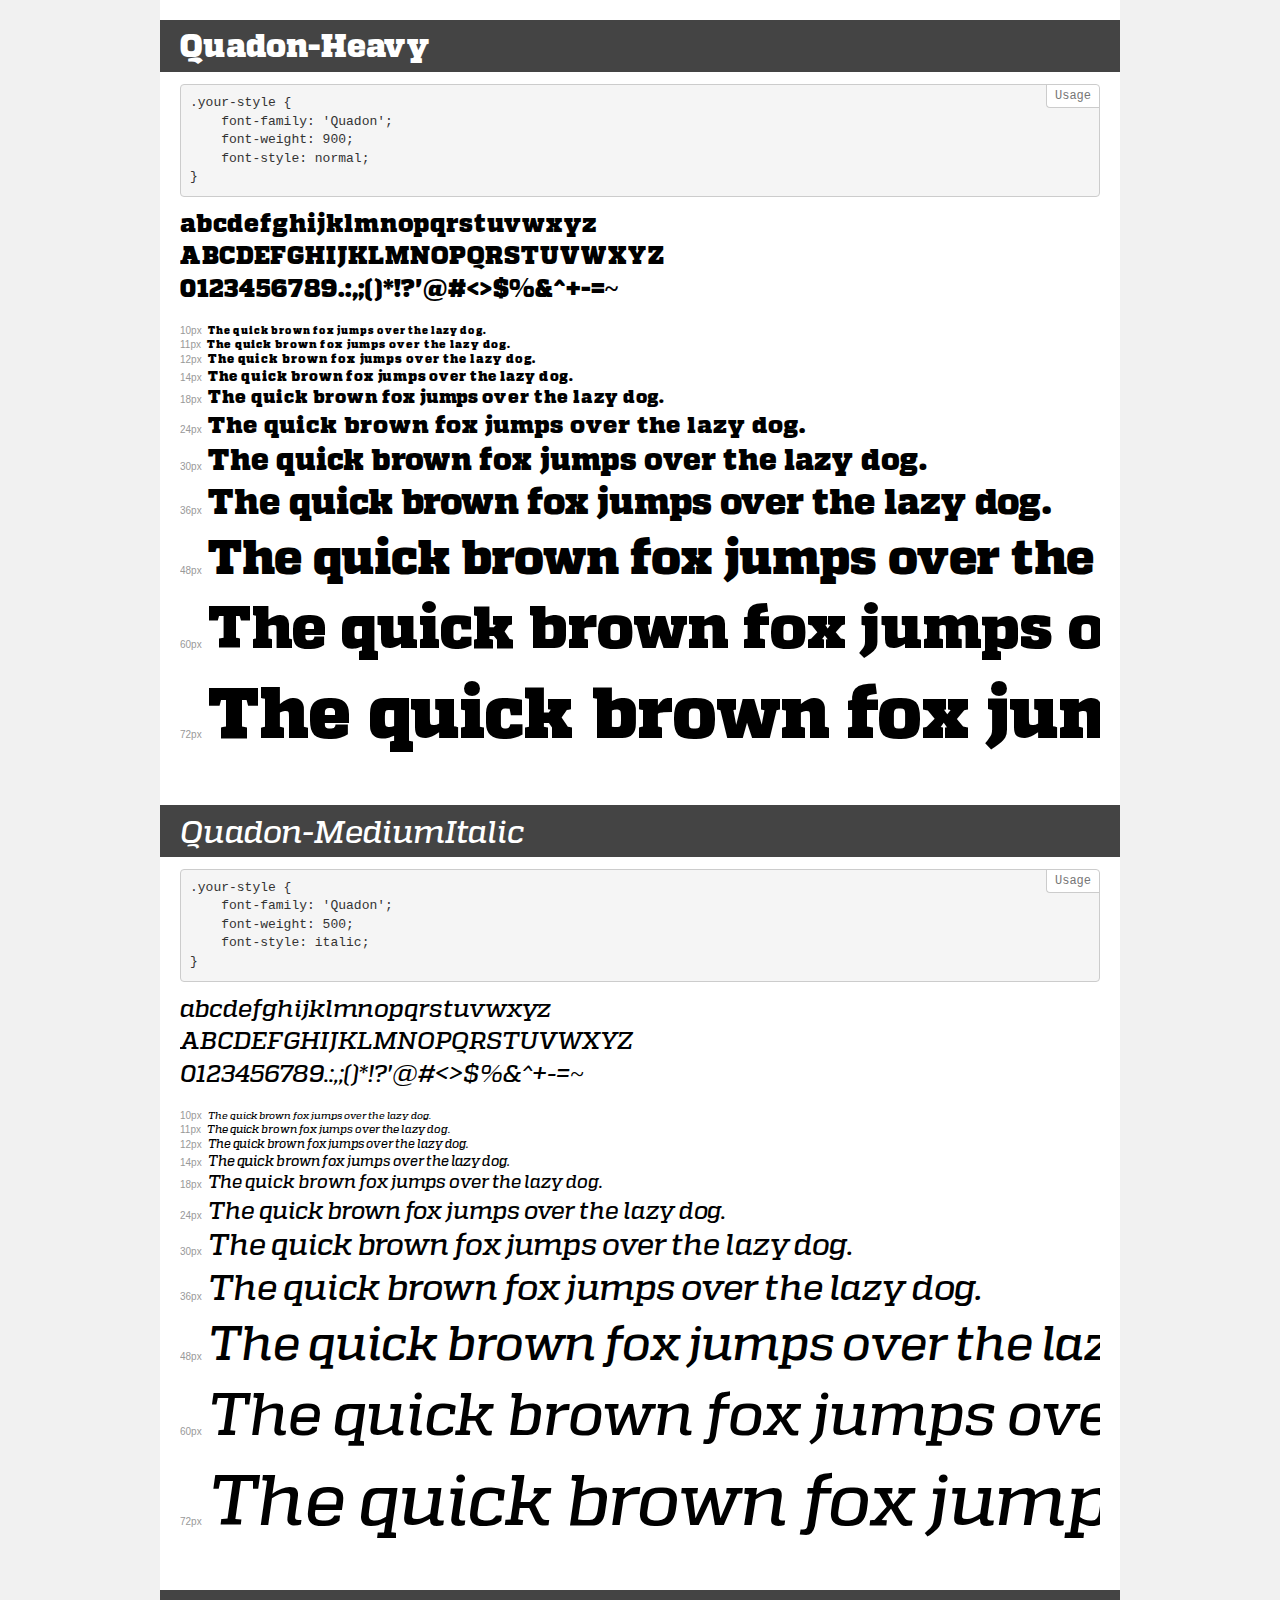
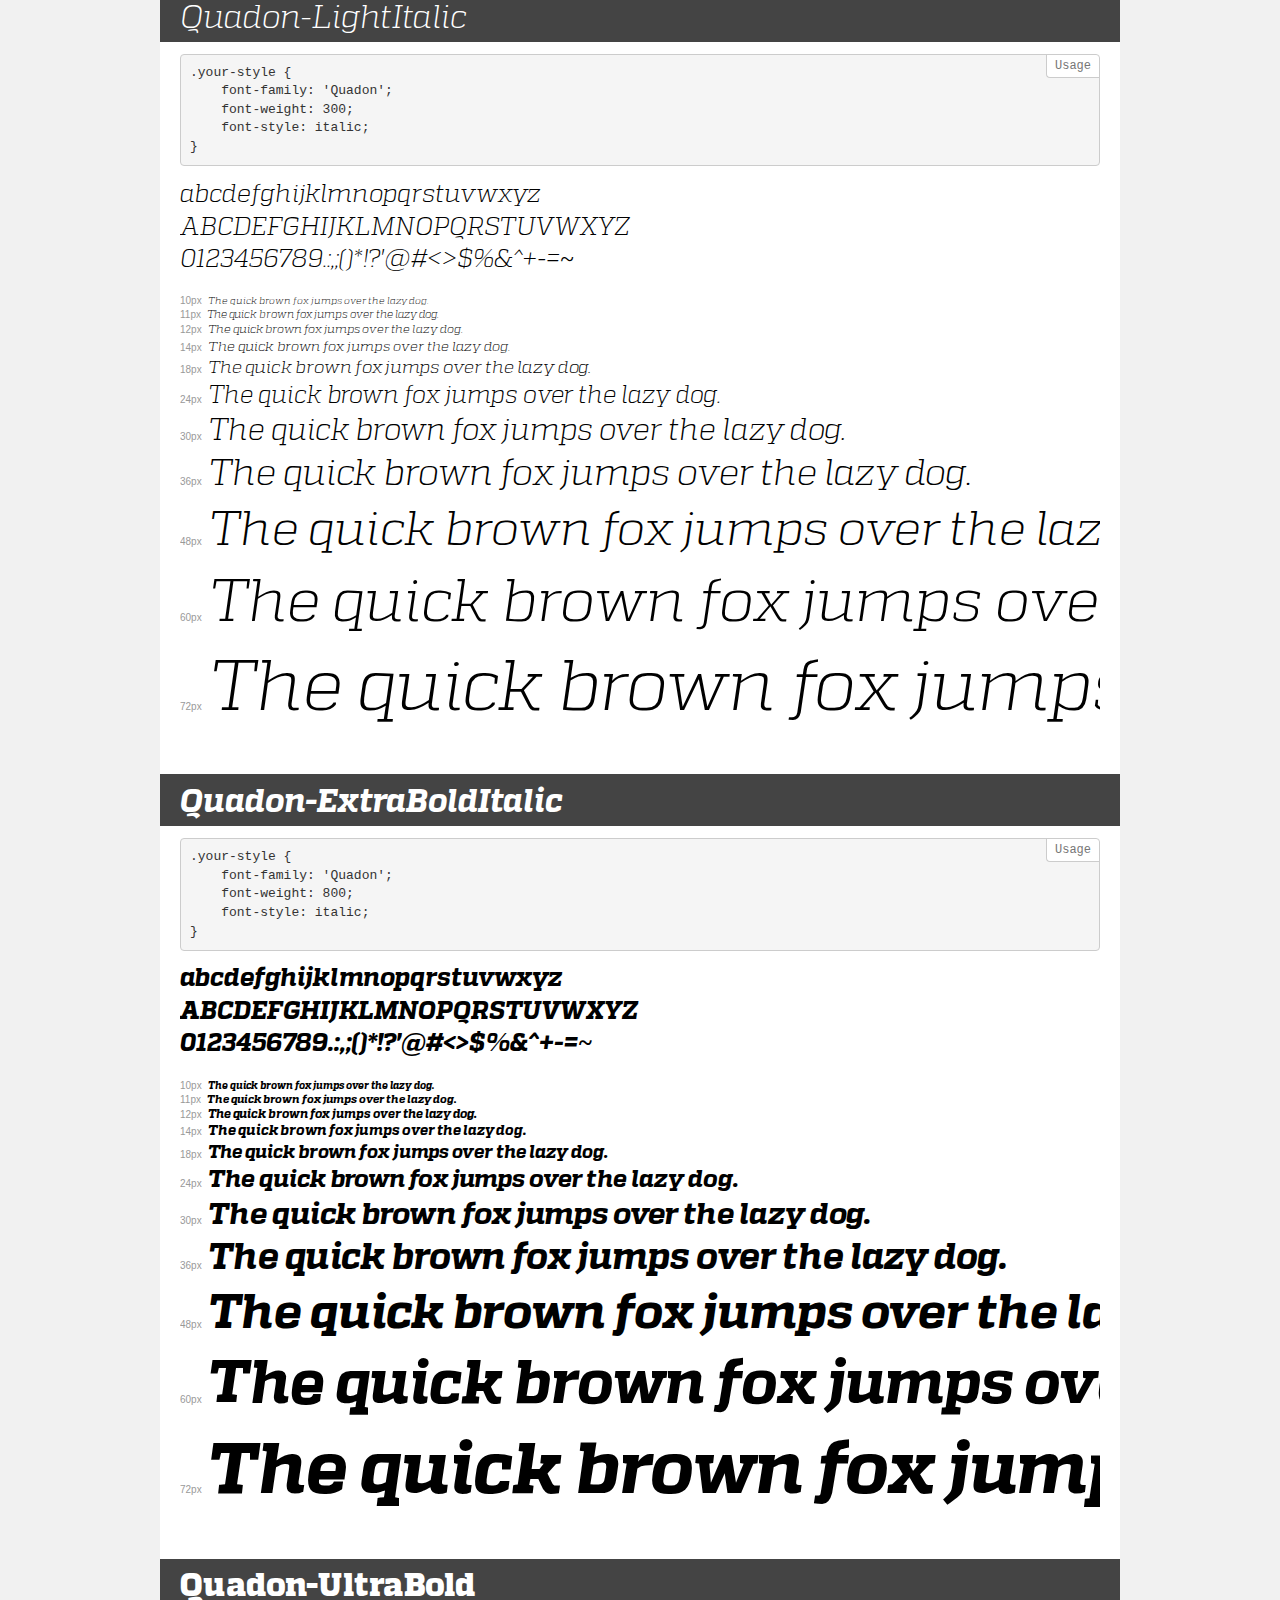
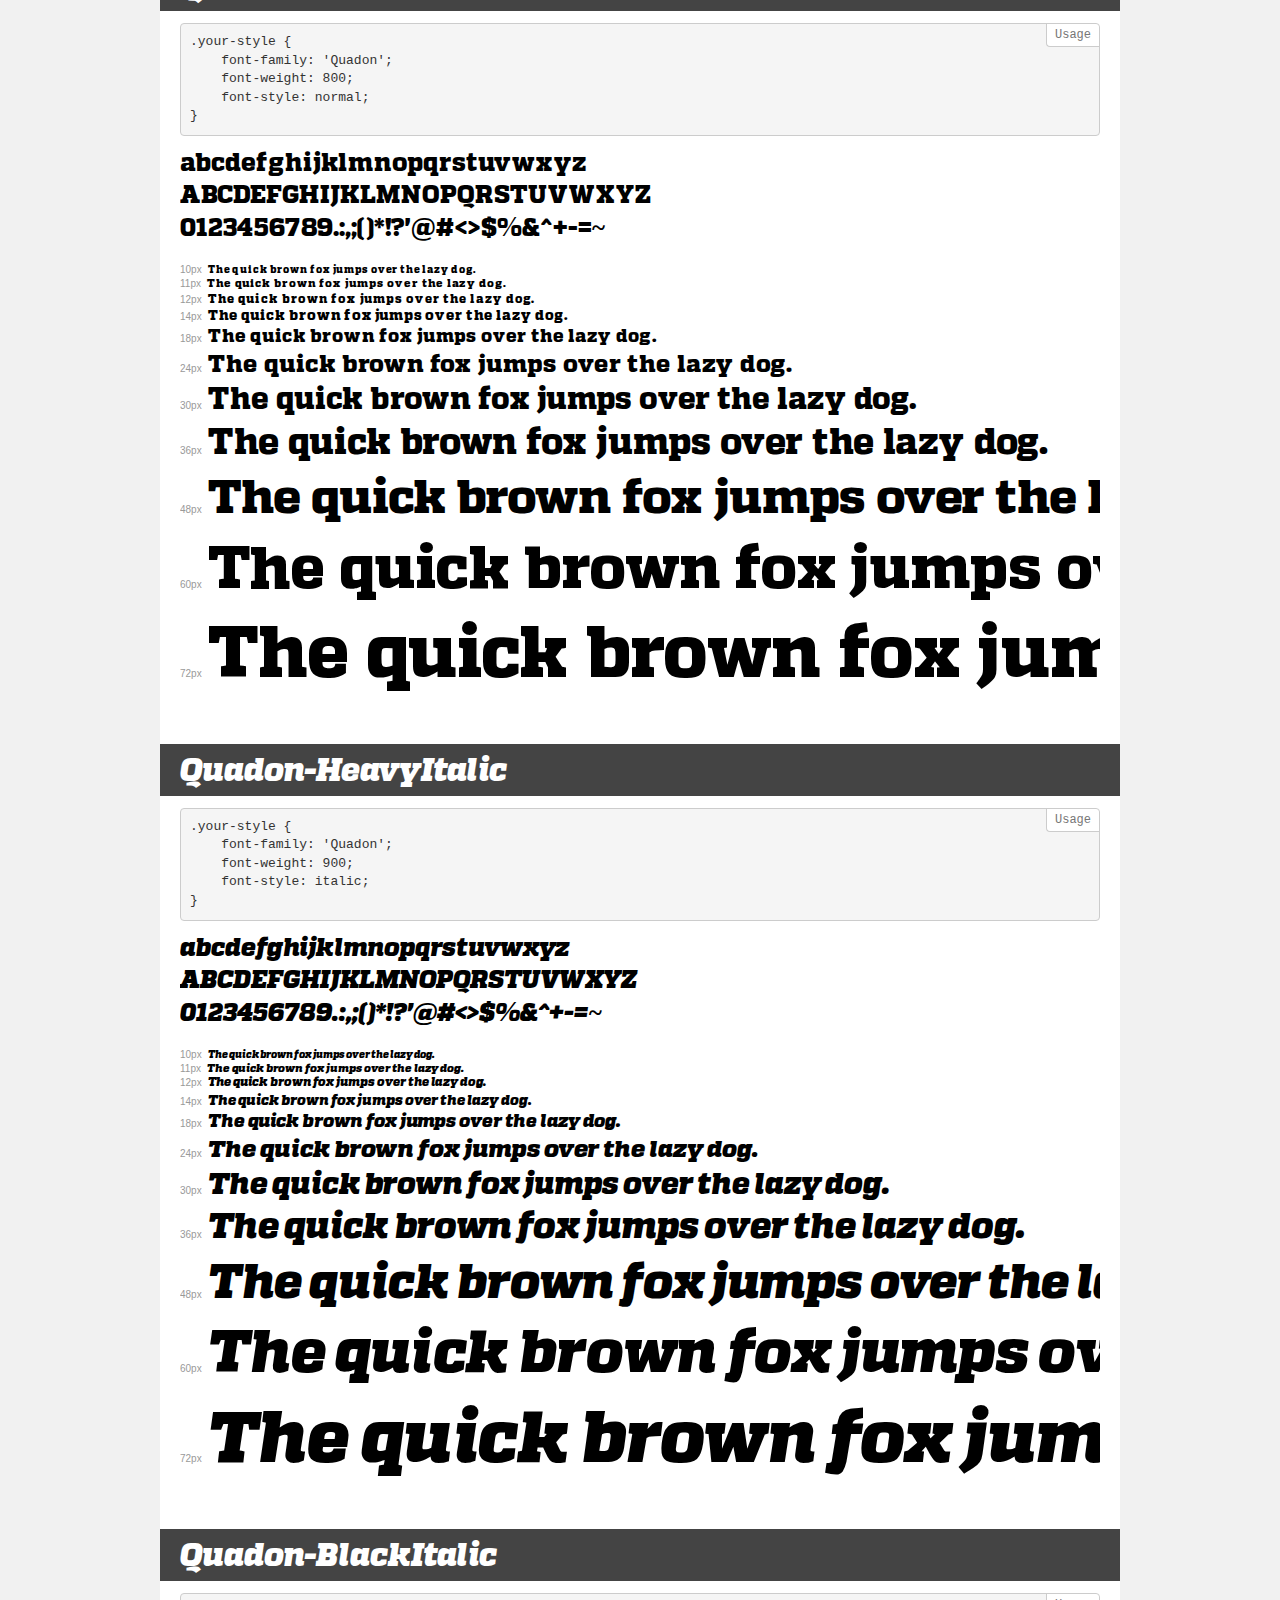
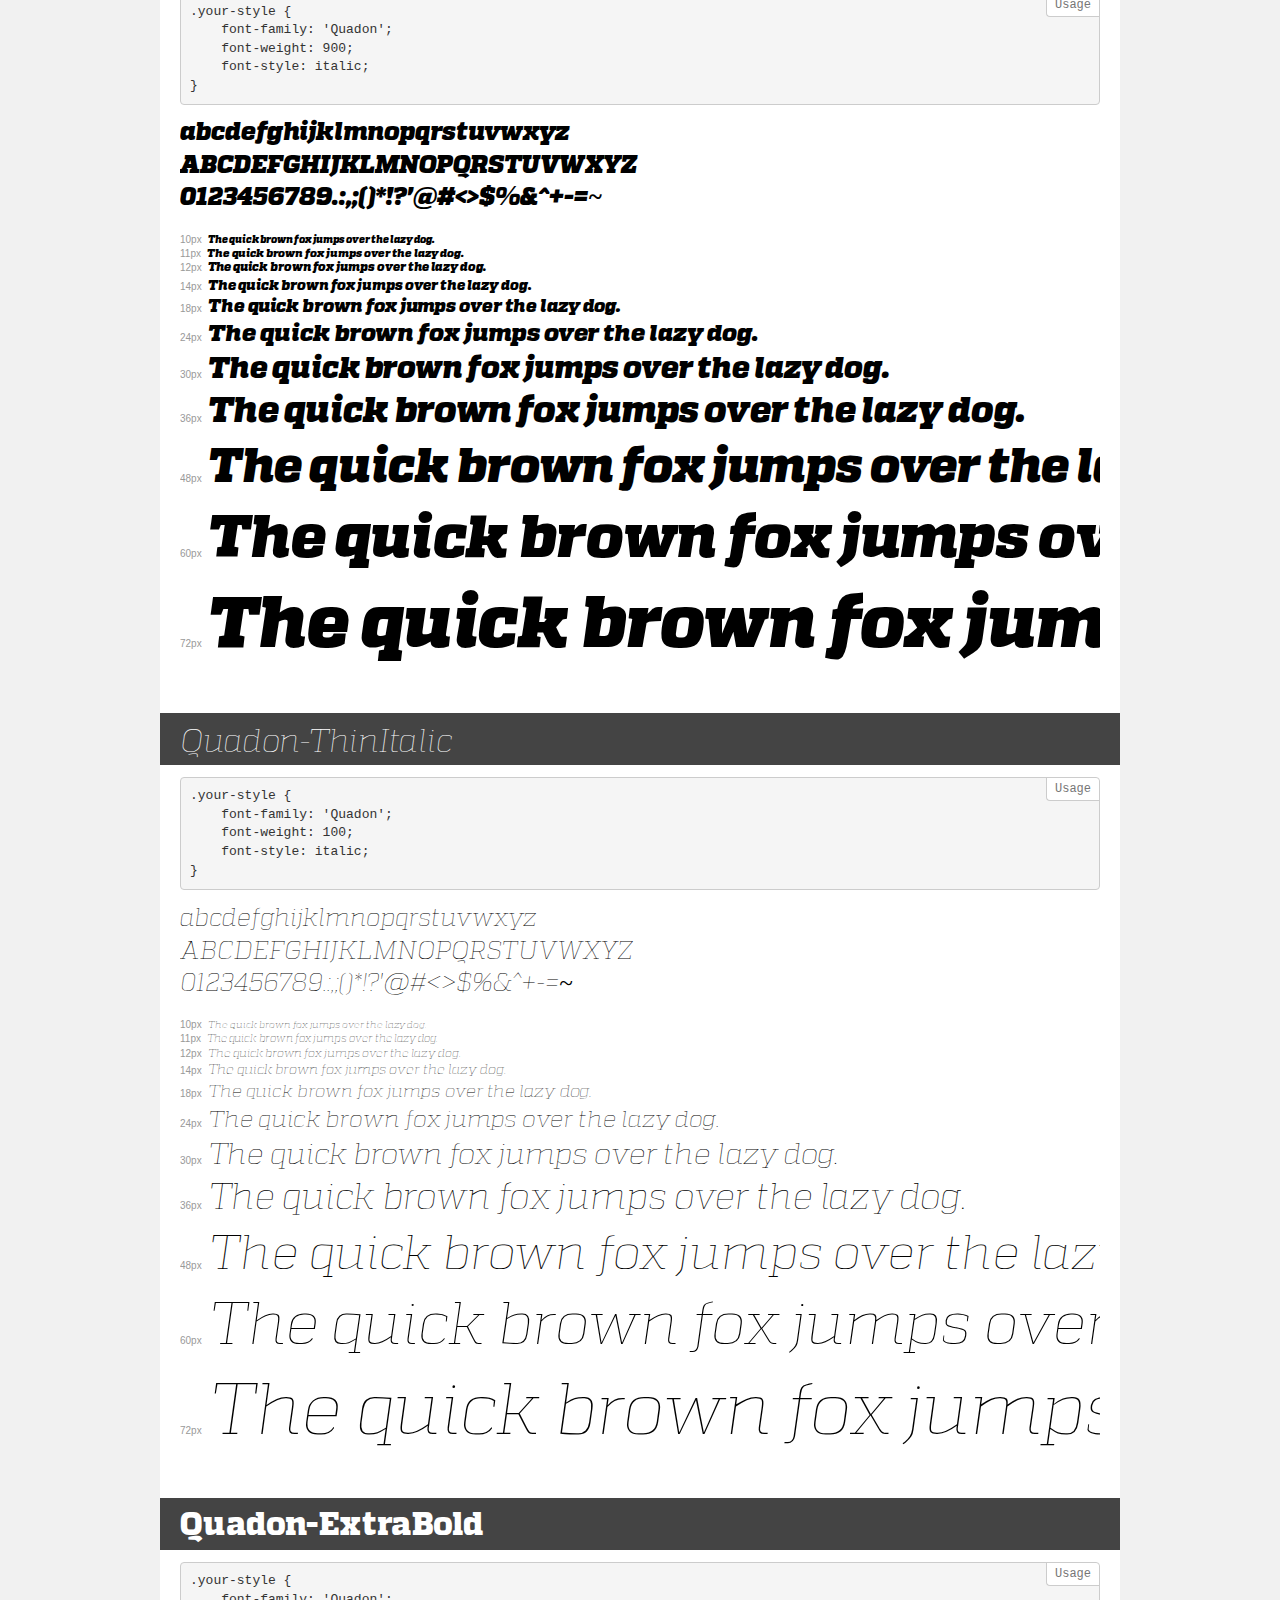
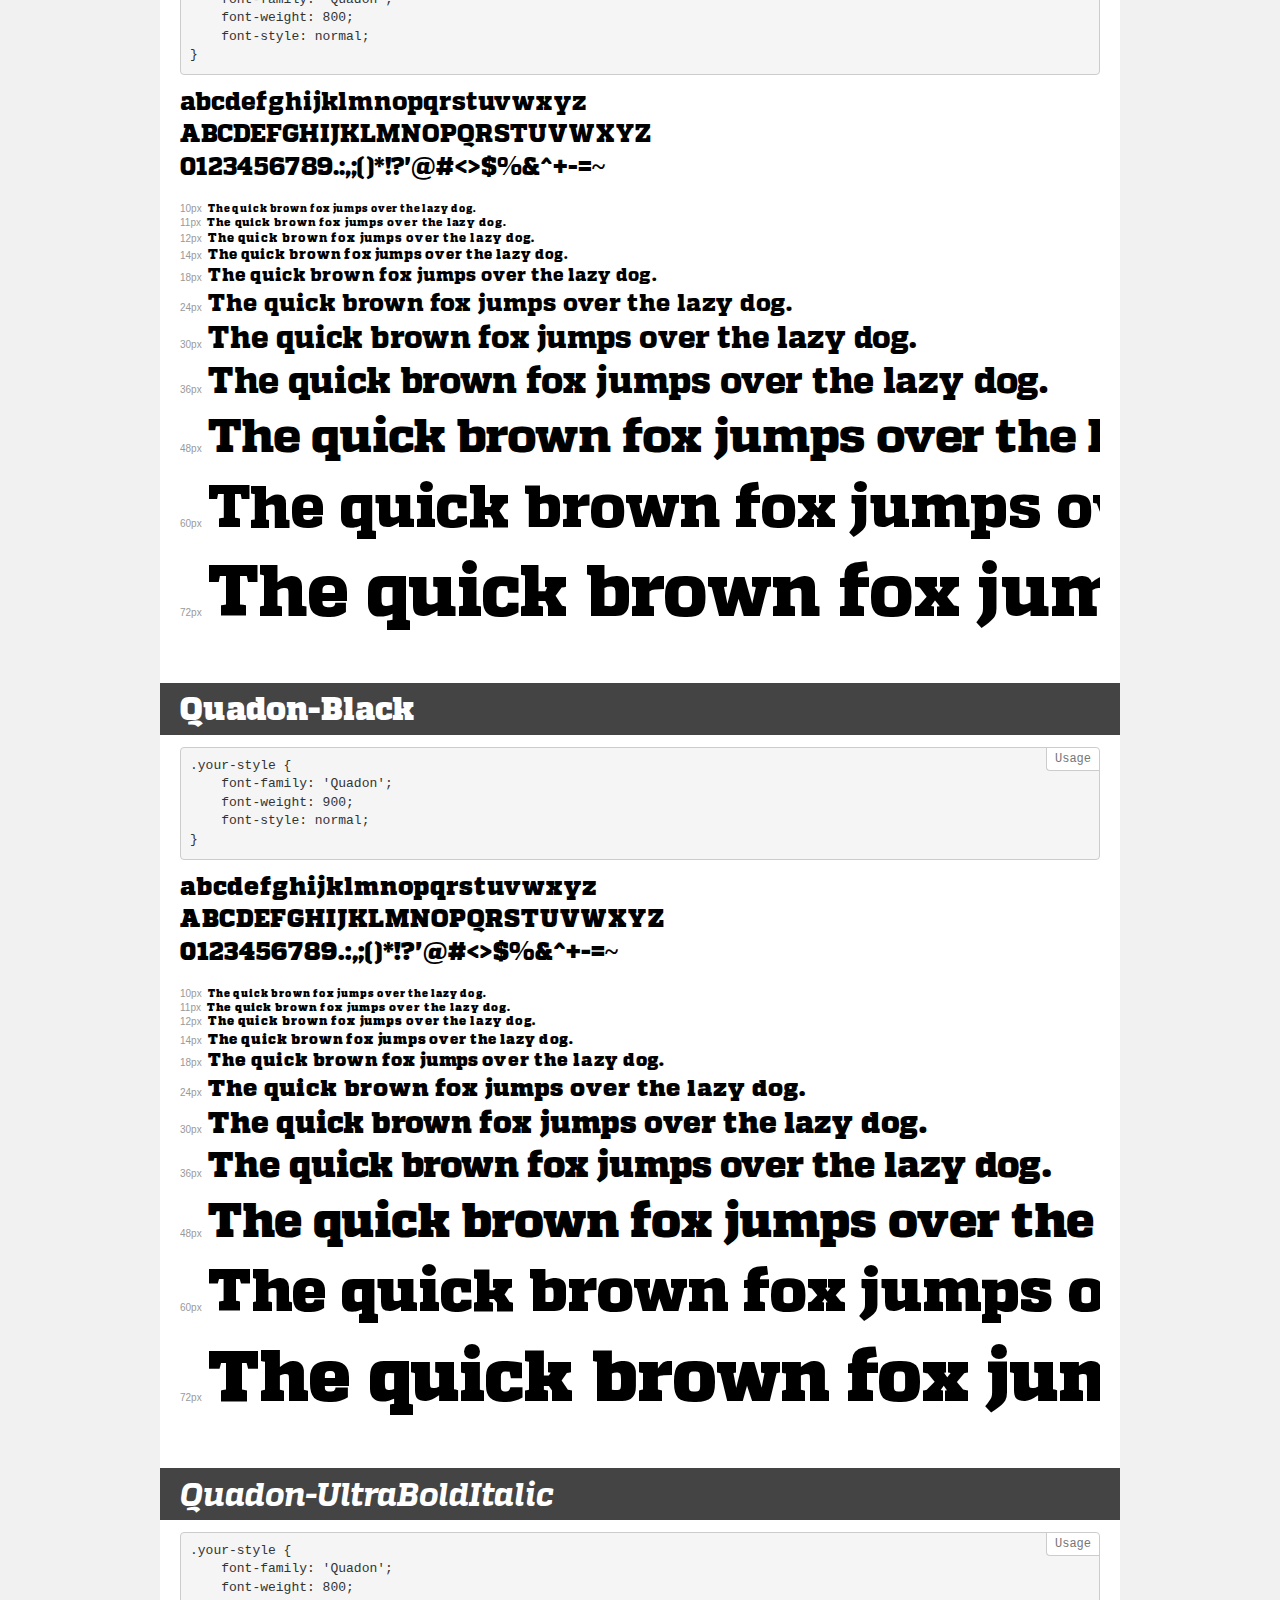
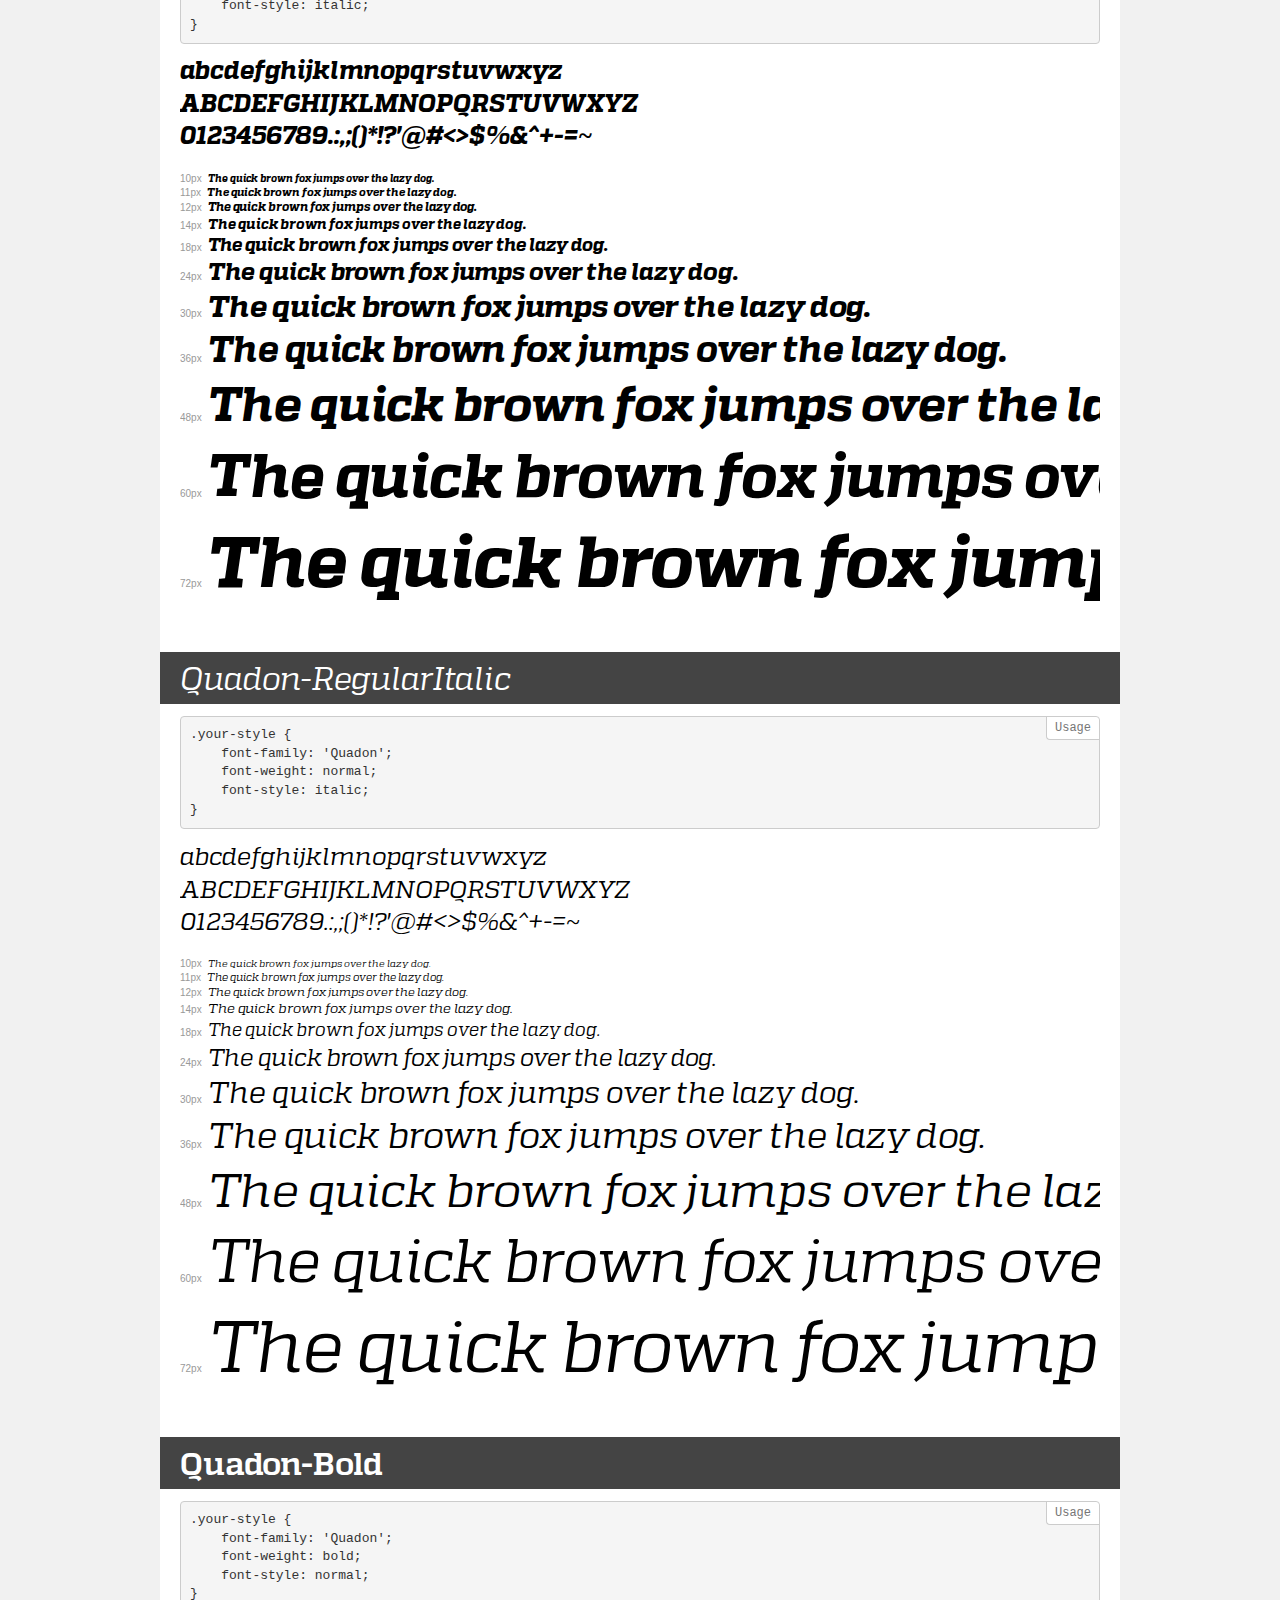
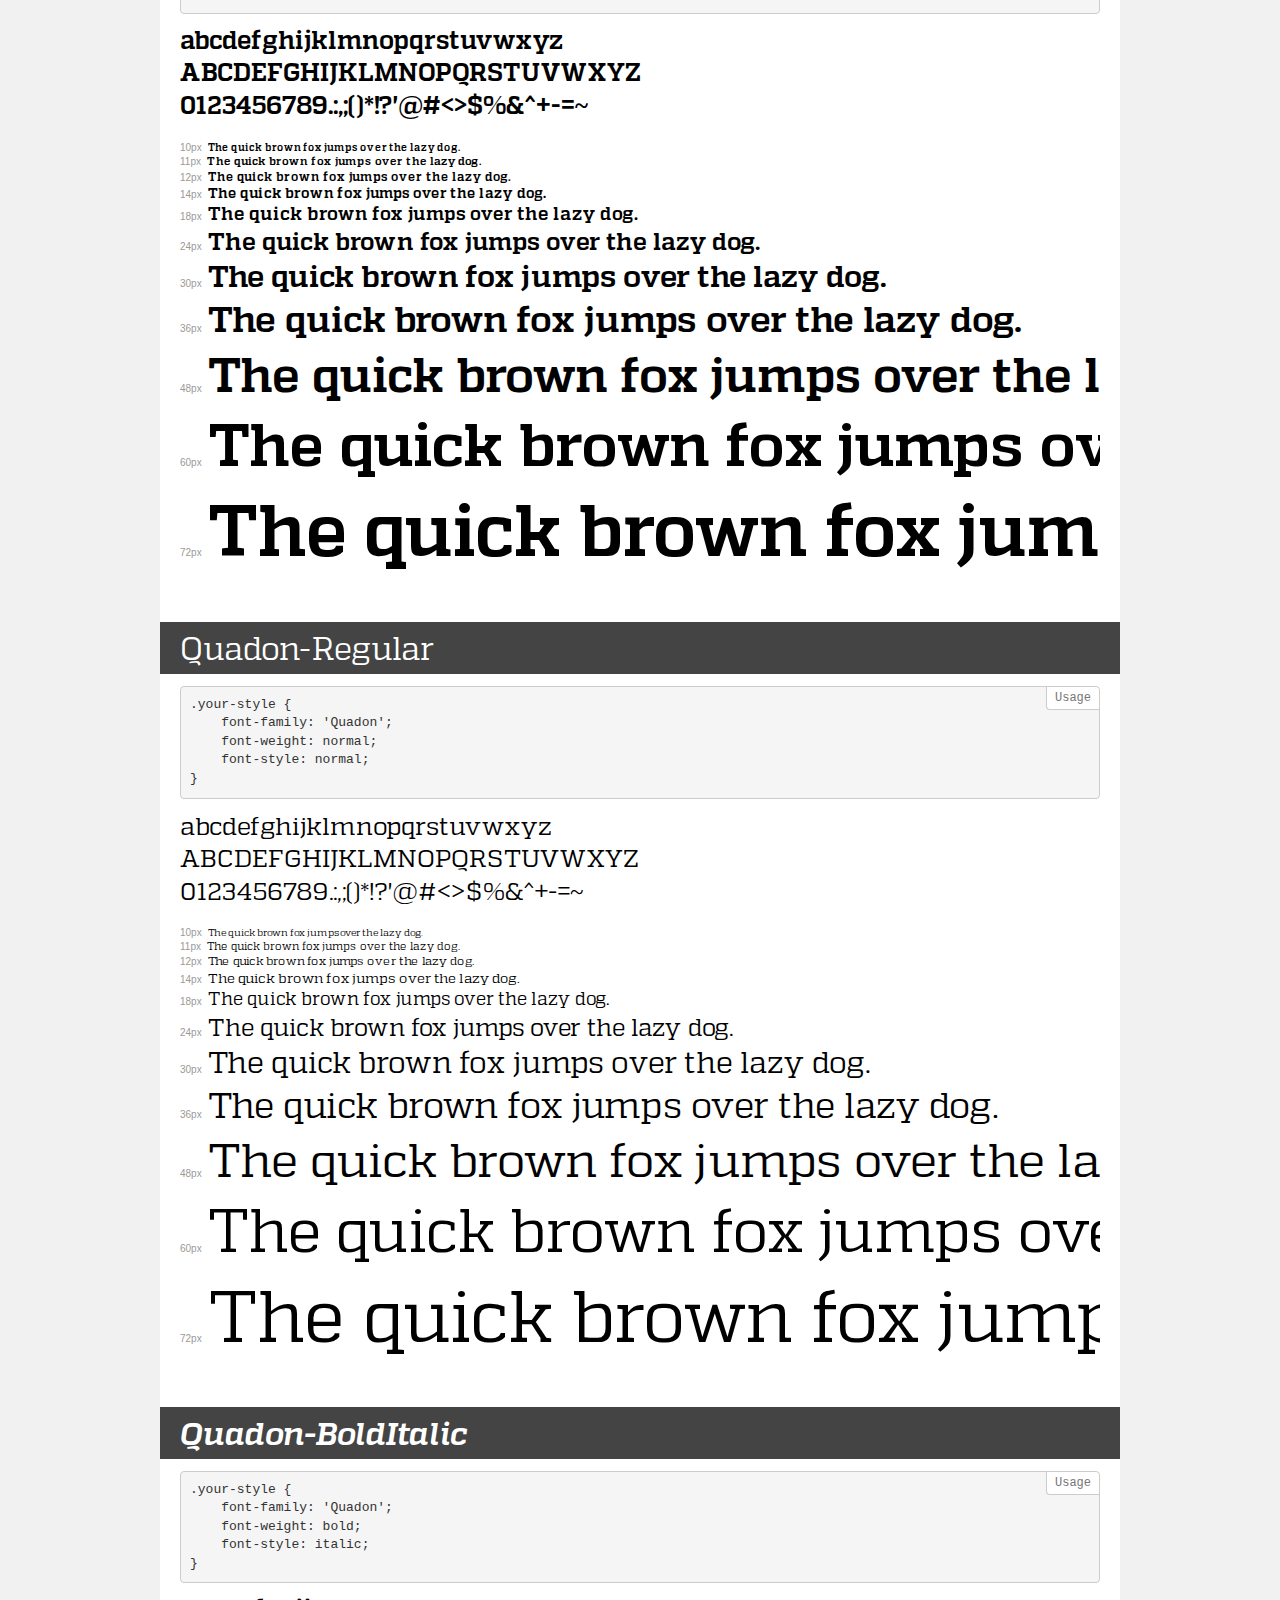
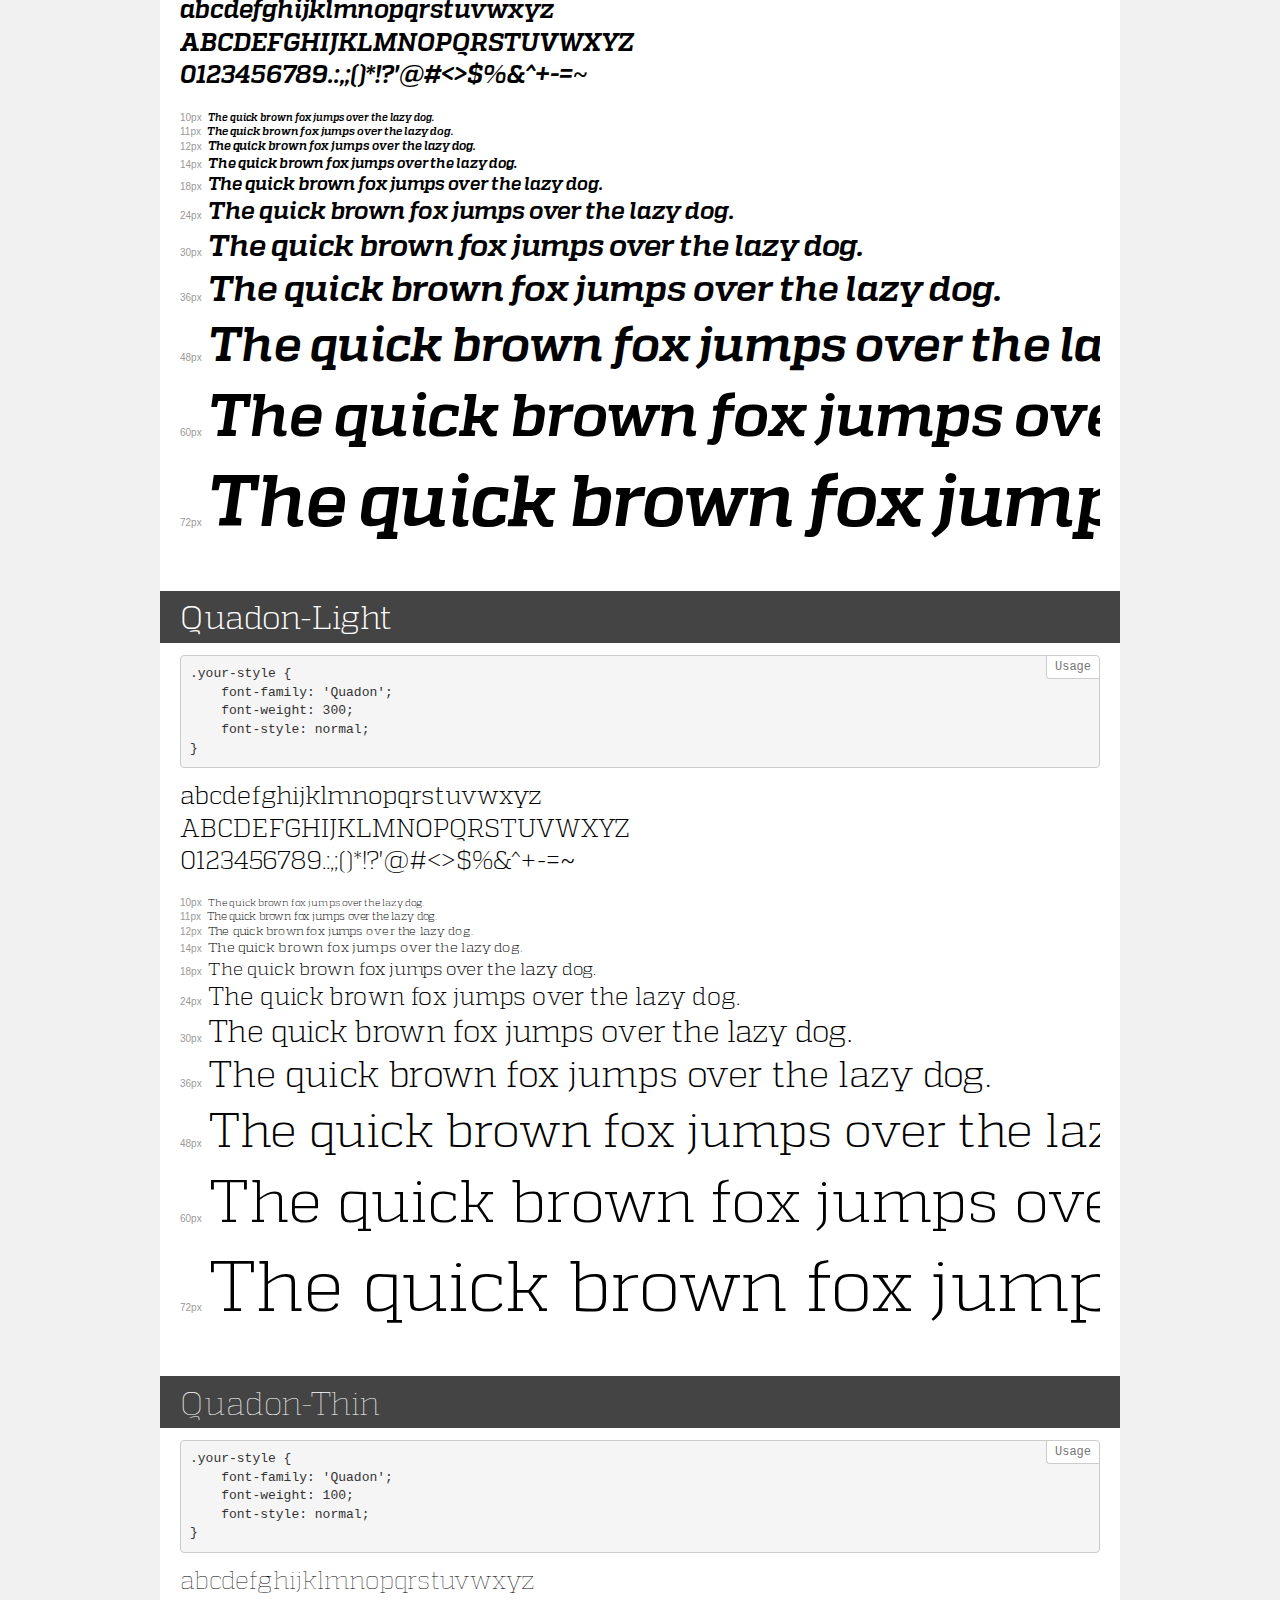
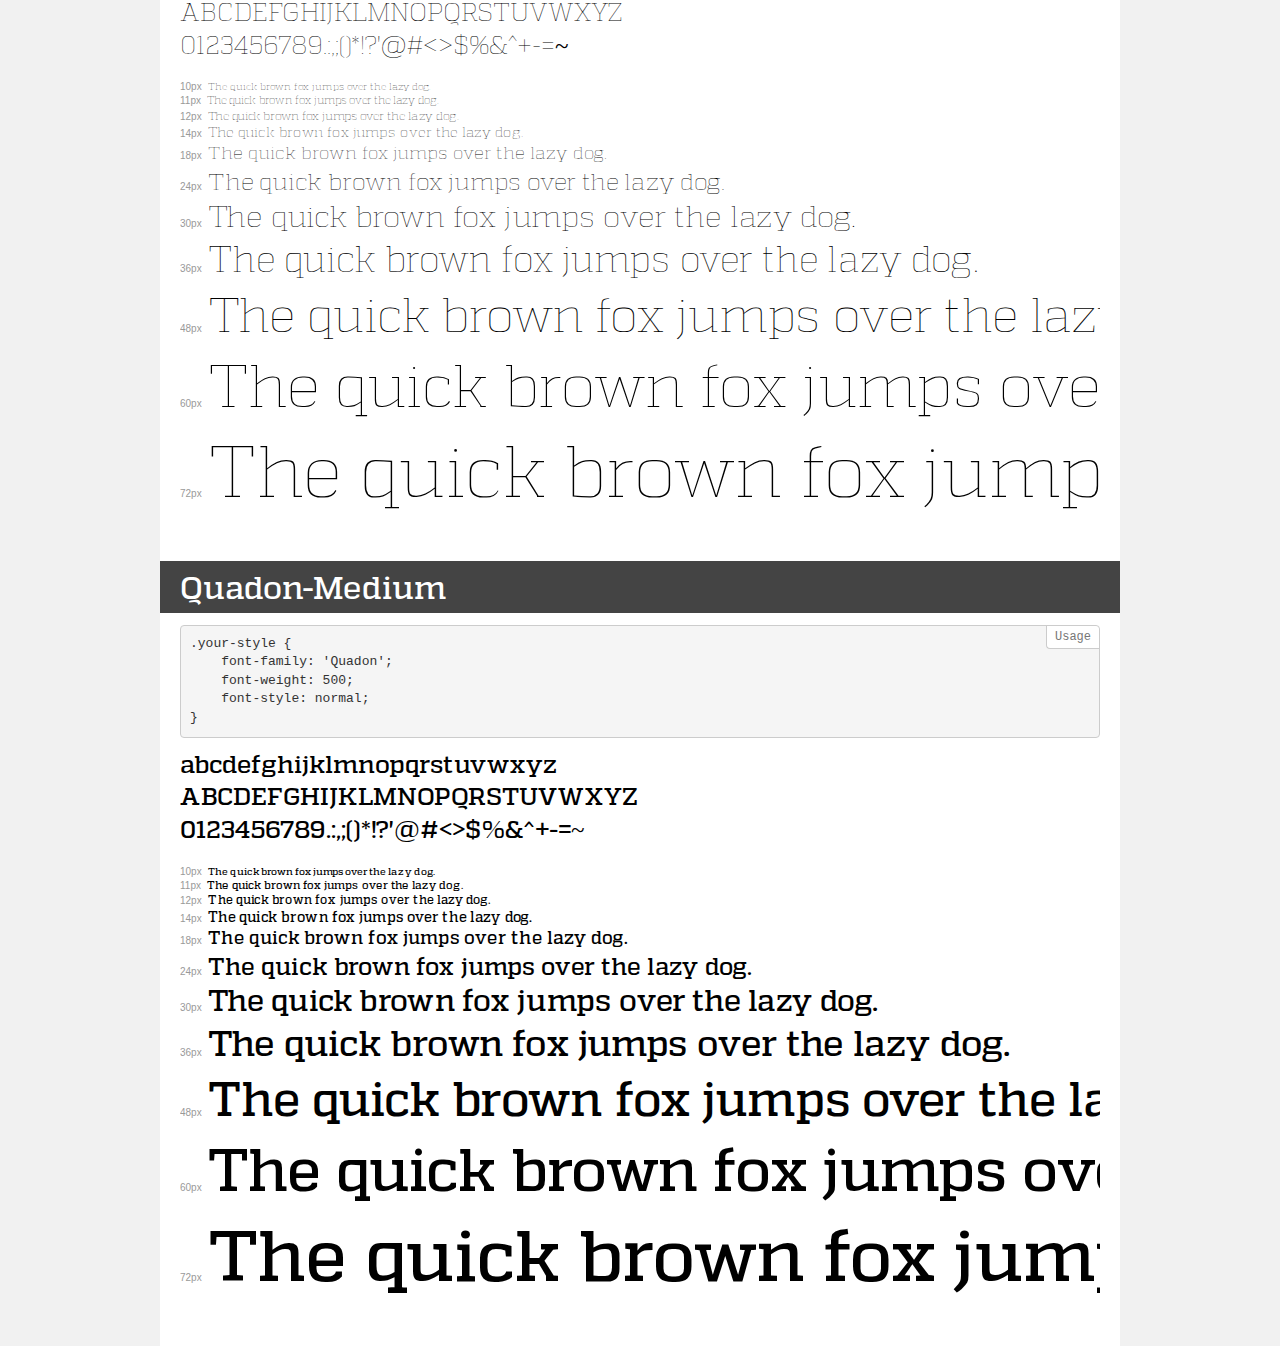
<file: fonts/quadon/demo.html>
<!DOCTYPE html>
<html>
<head>
    <meta charset="utf-8">
    <meta http-equiv="X-UA-Compatible" content="IE=edge">
    <meta name="viewport" content="width=device-width, initial-scale=1">
    <meta name="robots" content="noindex, noarchive">
    <meta name="format-detection" content="telephone=no">
    <title>Transfonter demo</title>
    <link href="stylesheet.css" rel="stylesheet">
    <style>
        /*
        http://meyerweb.com/eric/tools/css/reset/
        v2.0 | 20110126
        License: none (public domain)
        */
        html, body, div, span, applet, object, iframe,
        h1, h2, h3, h4, h5, h6, p, blockquote, pre,
        a, abbr, acronym, address, big, cite, code,
        del, dfn, em, img, ins, kbd, q, s, samp,
        small, strike, strong, sub, sup, tt, var,
        b, u, i, center,
        dl, dt, dd, ol, ul, li,
        fieldset, form, label, legend,
        table, caption, tbody, tfoot, thead, tr, th, td,
        article, aside, canvas, details, embed,
        figure, figcaption, footer, header, hgroup,
        menu, nav, output, ruby, section, summary,
        time, mark, audio, video {
            margin: 0;
            padding: 0;
            border: 0;
            font-size: 100%;
            font: inherit;
            vertical-align: baseline;
        }
        /* HTML5 display-role reset for older browsers */
        article, aside, details, figcaption, figure,
        footer, header, hgroup, menu, nav, section {
            display: block;
        }
        body {
            line-height: 1;
        }
        ol, ul {
            list-style: none;
        }
        blockquote, q {
            quotes: none;
        }
        blockquote:before, blockquote:after,
        q:before, q:after {
            content: '';
            content: none;
        }
        table {
            border-collapse: collapse;
            border-spacing: 0;
        }
        /* common styles */
        body {
            background: #f1f1f1;
            color: #000;
        }
        .page {
            background: #fff;
            width: 920px;
            margin: 0 auto;
            padding: 20px 20px 0 20px;
            overflow: hidden;
        }
        .font-container {
            overflow-x: auto;
            overflow-y: hidden;
            margin-bottom: 40px;
            line-height: 1.3;
            white-space: nowrap;
            padding-bottom: 5px;
        }
        h1 {
            position: relative;
            background: #444;
            font-size: 32px;
            color: #fff;
            padding: 10px 20px;
            margin: 0 -20px 12px -20px;
        }
        .letters {
            font-size: 25px;
            margin-bottom: 20px;
        }
        .s10:before {
            content: '10px';
        }
        .s11:before {
            content: '11px';
        }
        .s12:before {
            content: '12px';
        }
        .s14:before {
            content: '14px';
        }
        .s18:before {
            content: '18px';
        }
        .s24:before {
            content: '24px';
        }
        .s30:before {
            content: '30px';
        }
        .s36:before {
            content: '36px';
        }
        .s48:before {
            content: '48px';
        }
        .s60:before {
            content: '60px';
        }
        .s72:before {
            content: '72px';
        }
        .s10:before, .s11:before, .s12:before, .s14:before,
        .s18:before, .s24:before, .s30:before, .s36:before,
        .s48:before, .s60:before, .s72:before {
            font-family: Arial, sans-serif;
            font-size: 10px;
            font-weight: normal;
            font-style: normal;
            color: #999;
            padding-right: 6px;
        }
        pre {
            display: block;
            position: relative;
            padding: 9px;
            margin: 0 0 10px;
            font-family: Monaco, Menlo, Consolas, "Courier New", monospace !important;
            font-size: 13px;
            line-height: 1.428571429;
            color: #333;
            font-weight: normal !important;
            font-style: normal !important;
            background-color: #f5f5f5;
            border: 1px solid #ccc;
            overflow-x: auto;
            border-radius: 4px;
        }
        pre:after {
            display: block;
            position: absolute;
            right: 0;
            top: 0;
            content: 'Usage';
            line-height: 1;
            padding: 5px 8px;
            font-size: 12px;
            color: #767676;
            background-color: #fff;
            border: 1px solid #ccc;
            border-right: none;
            border-top: none;
            border-radius: 0 4px 0 4px;
            z-index: 10;
        }
        /* responsive */
        @media (max-width: 959px) {
            .page {
                width: auto;
                margin: 0;
            }
        }
    </style>
</head>
<body>
<div class="page">
    <div class="demo" style="font-family: 'Quadon'; font-weight: 900; font-style: normal;">
        <h1>Quadon-Heavy</h1>
        <pre>.your-style {
    font-family: 'Quadon';
    font-weight: 900;
    font-style: normal;
}</pre>
        <div class="font-container">
            <p class="letters">
                abcdefghijklmnopqrstuvwxyz<br>
ABCDEFGHIJKLMNOPQRSTUVWXYZ<br>
                0123456789.:,;()*!?'@#<>$%&^+-=~
            </p>
            <p class="s10" style="font-size: 10px;">The quick brown fox jumps over the lazy dog.</p>
            <p class="s11" style="font-size: 11px;">The quick brown fox jumps over the lazy dog.</p>
            <p class="s12" style="font-size: 12px;">The quick brown fox jumps over the lazy dog.</p>
            <p class="s14" style="font-size: 14px;">The quick brown fox jumps over the lazy dog.</p>
            <p class="s18" style="font-size: 18px;">The quick brown fox jumps over the lazy dog.</p>
            <p class="s24" style="font-size: 24px;">The quick brown fox jumps over the lazy dog.</p>
            <p class="s30" style="font-size: 30px;">The quick brown fox jumps over the lazy dog.</p>
            <p class="s36" style="font-size: 36px;">The quick brown fox jumps over the lazy dog.</p>
            <p class="s48" style="font-size: 48px;">The quick brown fox jumps over the lazy dog.</p>
            <p class="s60" style="font-size: 60px;">The quick brown fox jumps over the lazy dog.</p>
            <p class="s72" style="font-size: 72px;">The quick brown fox jumps over the lazy dog.</p>
        </div>
    </div>
    <div class="demo" style="font-family: 'Quadon'; font-weight: 500; font-style: italic;">
        <h1>Quadon-MediumItalic</h1>
        <pre>.your-style {
    font-family: 'Quadon';
    font-weight: 500;
    font-style: italic;
}</pre>
        <div class="font-container">
            <p class="letters">
                abcdefghijklmnopqrstuvwxyz<br>
ABCDEFGHIJKLMNOPQRSTUVWXYZ<br>
                0123456789.:,;()*!?'@#<>$%&^+-=~
            </p>
            <p class="s10" style="font-size: 10px;">The quick brown fox jumps over the lazy dog.</p>
            <p class="s11" style="font-size: 11px;">The quick brown fox jumps over the lazy dog.</p>
            <p class="s12" style="font-size: 12px;">The quick brown fox jumps over the lazy dog.</p>
            <p class="s14" style="font-size: 14px;">The quick brown fox jumps over the lazy dog.</p>
            <p class="s18" style="font-size: 18px;">The quick brown fox jumps over the lazy dog.</p>
            <p class="s24" style="font-size: 24px;">The quick brown fox jumps over the lazy dog.</p>
            <p class="s30" style="font-size: 30px;">The quick brown fox jumps over the lazy dog.</p>
            <p class="s36" style="font-size: 36px;">The quick brown fox jumps over the lazy dog.</p>
            <p class="s48" style="font-size: 48px;">The quick brown fox jumps over the lazy dog.</p>
            <p class="s60" style="font-size: 60px;">The quick brown fox jumps over the lazy dog.</p>
            <p class="s72" style="font-size: 72px;">The quick brown fox jumps over the lazy dog.</p>
        </div>
    </div>
    <div class="demo" style="font-family: 'Quadon'; font-weight: 300; font-style: italic;">
        <h1>Quadon-LightItalic</h1>
        <pre>.your-style {
    font-family: 'Quadon';
    font-weight: 300;
    font-style: italic;
}</pre>
        <div class="font-container">
            <p class="letters">
                abcdefghijklmnopqrstuvwxyz<br>
ABCDEFGHIJKLMNOPQRSTUVWXYZ<br>
                0123456789.:,;()*!?'@#<>$%&^+-=~
            </p>
            <p class="s10" style="font-size: 10px;">The quick brown fox jumps over the lazy dog.</p>
            <p class="s11" style="font-size: 11px;">The quick brown fox jumps over the lazy dog.</p>
            <p class="s12" style="font-size: 12px;">The quick brown fox jumps over the lazy dog.</p>
            <p class="s14" style="font-size: 14px;">The quick brown fox jumps over the lazy dog.</p>
            <p class="s18" style="font-size: 18px;">The quick brown fox jumps over the lazy dog.</p>
            <p class="s24" style="font-size: 24px;">The quick brown fox jumps over the lazy dog.</p>
            <p class="s30" style="font-size: 30px;">The quick brown fox jumps over the lazy dog.</p>
            <p class="s36" style="font-size: 36px;">The quick brown fox jumps over the lazy dog.</p>
            <p class="s48" style="font-size: 48px;">The quick brown fox jumps over the lazy dog.</p>
            <p class="s60" style="font-size: 60px;">The quick brown fox jumps over the lazy dog.</p>
            <p class="s72" style="font-size: 72px;">The quick brown fox jumps over the lazy dog.</p>
        </div>
    </div>
    <div class="demo" style="font-family: 'Quadon'; font-weight: 800; font-style: italic;">
        <h1>Quadon-ExtraBoldItalic</h1>
        <pre>.your-style {
    font-family: 'Quadon';
    font-weight: 800;
    font-style: italic;
}</pre>
        <div class="font-container">
            <p class="letters">
                abcdefghijklmnopqrstuvwxyz<br>
ABCDEFGHIJKLMNOPQRSTUVWXYZ<br>
                0123456789.:,;()*!?'@#<>$%&^+-=~
            </p>
            <p class="s10" style="font-size: 10px;">The quick brown fox jumps over the lazy dog.</p>
            <p class="s11" style="font-size: 11px;">The quick brown fox jumps over the lazy dog.</p>
            <p class="s12" style="font-size: 12px;">The quick brown fox jumps over the lazy dog.</p>
            <p class="s14" style="font-size: 14px;">The quick brown fox jumps over the lazy dog.</p>
            <p class="s18" style="font-size: 18px;">The quick brown fox jumps over the lazy dog.</p>
            <p class="s24" style="font-size: 24px;">The quick brown fox jumps over the lazy dog.</p>
            <p class="s30" style="font-size: 30px;">The quick brown fox jumps over the lazy dog.</p>
            <p class="s36" style="font-size: 36px;">The quick brown fox jumps over the lazy dog.</p>
            <p class="s48" style="font-size: 48px;">The quick brown fox jumps over the lazy dog.</p>
            <p class="s60" style="font-size: 60px;">The quick brown fox jumps over the lazy dog.</p>
            <p class="s72" style="font-size: 72px;">The quick brown fox jumps over the lazy dog.</p>
        </div>
    </div>
    <div class="demo" style="font-family: 'Quadon'; font-weight: 800; font-style: normal;">
        <h1>Quadon-UltraBold</h1>
        <pre>.your-style {
    font-family: 'Quadon';
    font-weight: 800;
    font-style: normal;
}</pre>
        <div class="font-container">
            <p class="letters">
                abcdefghijklmnopqrstuvwxyz<br>
ABCDEFGHIJKLMNOPQRSTUVWXYZ<br>
                0123456789.:,;()*!?'@#<>$%&^+-=~
            </p>
            <p class="s10" style="font-size: 10px;">The quick brown fox jumps over the lazy dog.</p>
            <p class="s11" style="font-size: 11px;">The quick brown fox jumps over the lazy dog.</p>
            <p class="s12" style="font-size: 12px;">The quick brown fox jumps over the lazy dog.</p>
            <p class="s14" style="font-size: 14px;">The quick brown fox jumps over the lazy dog.</p>
            <p class="s18" style="font-size: 18px;">The quick brown fox jumps over the lazy dog.</p>
            <p class="s24" style="font-size: 24px;">The quick brown fox jumps over the lazy dog.</p>
            <p class="s30" style="font-size: 30px;">The quick brown fox jumps over the lazy dog.</p>
            <p class="s36" style="font-size: 36px;">The quick brown fox jumps over the lazy dog.</p>
            <p class="s48" style="font-size: 48px;">The quick brown fox jumps over the lazy dog.</p>
            <p class="s60" style="font-size: 60px;">The quick brown fox jumps over the lazy dog.</p>
            <p class="s72" style="font-size: 72px;">The quick brown fox jumps over the lazy dog.</p>
        </div>
    </div>
    <div class="demo" style="font-family: 'Quadon'; font-weight: 900; font-style: italic;">
        <h1>Quadon-HeavyItalic</h1>
        <pre>.your-style {
    font-family: 'Quadon';
    font-weight: 900;
    font-style: italic;
}</pre>
        <div class="font-container">
            <p class="letters">
                abcdefghijklmnopqrstuvwxyz<br>
ABCDEFGHIJKLMNOPQRSTUVWXYZ<br>
                0123456789.:,;()*!?'@#<>$%&^+-=~
            </p>
            <p class="s10" style="font-size: 10px;">The quick brown fox jumps over the lazy dog.</p>
            <p class="s11" style="font-size: 11px;">The quick brown fox jumps over the lazy dog.</p>
            <p class="s12" style="font-size: 12px;">The quick brown fox jumps over the lazy dog.</p>
            <p class="s14" style="font-size: 14px;">The quick brown fox jumps over the lazy dog.</p>
            <p class="s18" style="font-size: 18px;">The quick brown fox jumps over the lazy dog.</p>
            <p class="s24" style="font-size: 24px;">The quick brown fox jumps over the lazy dog.</p>
            <p class="s30" style="font-size: 30px;">The quick brown fox jumps over the lazy dog.</p>
            <p class="s36" style="font-size: 36px;">The quick brown fox jumps over the lazy dog.</p>
            <p class="s48" style="font-size: 48px;">The quick brown fox jumps over the lazy dog.</p>
            <p class="s60" style="font-size: 60px;">The quick brown fox jumps over the lazy dog.</p>
            <p class="s72" style="font-size: 72px;">The quick brown fox jumps over the lazy dog.</p>
        </div>
    </div>
    <div class="demo" style="font-family: 'Quadon'; font-weight: 900; font-style: italic;">
        <h1>Quadon-BlackItalic</h1>
        <pre>.your-style {
    font-family: 'Quadon';
    font-weight: 900;
    font-style: italic;
}</pre>
        <div class="font-container">
            <p class="letters">
                abcdefghijklmnopqrstuvwxyz<br>
ABCDEFGHIJKLMNOPQRSTUVWXYZ<br>
                0123456789.:,;()*!?'@#<>$%&^+-=~
            </p>
            <p class="s10" style="font-size: 10px;">The quick brown fox jumps over the lazy dog.</p>
            <p class="s11" style="font-size: 11px;">The quick brown fox jumps over the lazy dog.</p>
            <p class="s12" style="font-size: 12px;">The quick brown fox jumps over the lazy dog.</p>
            <p class="s14" style="font-size: 14px;">The quick brown fox jumps over the lazy dog.</p>
            <p class="s18" style="font-size: 18px;">The quick brown fox jumps over the lazy dog.</p>
            <p class="s24" style="font-size: 24px;">The quick brown fox jumps over the lazy dog.</p>
            <p class="s30" style="font-size: 30px;">The quick brown fox jumps over the lazy dog.</p>
            <p class="s36" style="font-size: 36px;">The quick brown fox jumps over the lazy dog.</p>
            <p class="s48" style="font-size: 48px;">The quick brown fox jumps over the lazy dog.</p>
            <p class="s60" style="font-size: 60px;">The quick brown fox jumps over the lazy dog.</p>
            <p class="s72" style="font-size: 72px;">The quick brown fox jumps over the lazy dog.</p>
        </div>
    </div>
    <div class="demo" style="font-family: 'Quadon'; font-weight: 100; font-style: italic;">
        <h1>Quadon-ThinItalic</h1>
        <pre>.your-style {
    font-family: 'Quadon';
    font-weight: 100;
    font-style: italic;
}</pre>
        <div class="font-container">
            <p class="letters">
                abcdefghijklmnopqrstuvwxyz<br>
ABCDEFGHIJKLMNOPQRSTUVWXYZ<br>
                0123456789.:,;()*!?'@#<>$%&^+-=~
            </p>
            <p class="s10" style="font-size: 10px;">The quick brown fox jumps over the lazy dog.</p>
            <p class="s11" style="font-size: 11px;">The quick brown fox jumps over the lazy dog.</p>
            <p class="s12" style="font-size: 12px;">The quick brown fox jumps over the lazy dog.</p>
            <p class="s14" style="font-size: 14px;">The quick brown fox jumps over the lazy dog.</p>
            <p class="s18" style="font-size: 18px;">The quick brown fox jumps over the lazy dog.</p>
            <p class="s24" style="font-size: 24px;">The quick brown fox jumps over the lazy dog.</p>
            <p class="s30" style="font-size: 30px;">The quick brown fox jumps over the lazy dog.</p>
            <p class="s36" style="font-size: 36px;">The quick brown fox jumps over the lazy dog.</p>
            <p class="s48" style="font-size: 48px;">The quick brown fox jumps over the lazy dog.</p>
            <p class="s60" style="font-size: 60px;">The quick brown fox jumps over the lazy dog.</p>
            <p class="s72" style="font-size: 72px;">The quick brown fox jumps over the lazy dog.</p>
        </div>
    </div>
    <div class="demo" style="font-family: 'Quadon'; font-weight: 800; font-style: normal;">
        <h1>Quadon-ExtraBold</h1>
        <pre>.your-style {
    font-family: 'Quadon';
    font-weight: 800;
    font-style: normal;
}</pre>
        <div class="font-container">
            <p class="letters">
                abcdefghijklmnopqrstuvwxyz<br>
ABCDEFGHIJKLMNOPQRSTUVWXYZ<br>
                0123456789.:,;()*!?'@#<>$%&^+-=~
            </p>
            <p class="s10" style="font-size: 10px;">The quick brown fox jumps over the lazy dog.</p>
            <p class="s11" style="font-size: 11px;">The quick brown fox jumps over the lazy dog.</p>
            <p class="s12" style="font-size: 12px;">The quick brown fox jumps over the lazy dog.</p>
            <p class="s14" style="font-size: 14px;">The quick brown fox jumps over the lazy dog.</p>
            <p class="s18" style="font-size: 18px;">The quick brown fox jumps over the lazy dog.</p>
            <p class="s24" style="font-size: 24px;">The quick brown fox jumps over the lazy dog.</p>
            <p class="s30" style="font-size: 30px;">The quick brown fox jumps over the lazy dog.</p>
            <p class="s36" style="font-size: 36px;">The quick brown fox jumps over the lazy dog.</p>
            <p class="s48" style="font-size: 48px;">The quick brown fox jumps over the lazy dog.</p>
            <p class="s60" style="font-size: 60px;">The quick brown fox jumps over the lazy dog.</p>
            <p class="s72" style="font-size: 72px;">The quick brown fox jumps over the lazy dog.</p>
        </div>
    </div>
    <div class="demo" style="font-family: 'Quadon'; font-weight: 900; font-style: normal;">
        <h1>Quadon-Black</h1>
        <pre>.your-style {
    font-family: 'Quadon';
    font-weight: 900;
    font-style: normal;
}</pre>
        <div class="font-container">
            <p class="letters">
                abcdefghijklmnopqrstuvwxyz<br>
ABCDEFGHIJKLMNOPQRSTUVWXYZ<br>
                0123456789.:,;()*!?'@#<>$%&^+-=~
            </p>
            <p class="s10" style="font-size: 10px;">The quick brown fox jumps over the lazy dog.</p>
            <p class="s11" style="font-size: 11px;">The quick brown fox jumps over the lazy dog.</p>
            <p class="s12" style="font-size: 12px;">The quick brown fox jumps over the lazy dog.</p>
            <p class="s14" style="font-size: 14px;">The quick brown fox jumps over the lazy dog.</p>
            <p class="s18" style="font-size: 18px;">The quick brown fox jumps over the lazy dog.</p>
            <p class="s24" style="font-size: 24px;">The quick brown fox jumps over the lazy dog.</p>
            <p class="s30" style="font-size: 30px;">The quick brown fox jumps over the lazy dog.</p>
            <p class="s36" style="font-size: 36px;">The quick brown fox jumps over the lazy dog.</p>
            <p class="s48" style="font-size: 48px;">The quick brown fox jumps over the lazy dog.</p>
            <p class="s60" style="font-size: 60px;">The quick brown fox jumps over the lazy dog.</p>
            <p class="s72" style="font-size: 72px;">The quick brown fox jumps over the lazy dog.</p>
        </div>
    </div>
    <div class="demo" style="font-family: 'Quadon'; font-weight: 800; font-style: italic;">
        <h1>Quadon-UltraBoldItalic</h1>
        <pre>.your-style {
    font-family: 'Quadon';
    font-weight: 800;
    font-style: italic;
}</pre>
        <div class="font-container">
            <p class="letters">
                abcdefghijklmnopqrstuvwxyz<br>
ABCDEFGHIJKLMNOPQRSTUVWXYZ<br>
                0123456789.:,;()*!?'@#<>$%&^+-=~
            </p>
            <p class="s10" style="font-size: 10px;">The quick brown fox jumps over the lazy dog.</p>
            <p class="s11" style="font-size: 11px;">The quick brown fox jumps over the lazy dog.</p>
            <p class="s12" style="font-size: 12px;">The quick brown fox jumps over the lazy dog.</p>
            <p class="s14" style="font-size: 14px;">The quick brown fox jumps over the lazy dog.</p>
            <p class="s18" style="font-size: 18px;">The quick brown fox jumps over the lazy dog.</p>
            <p class="s24" style="font-size: 24px;">The quick brown fox jumps over the lazy dog.</p>
            <p class="s30" style="font-size: 30px;">The quick brown fox jumps over the lazy dog.</p>
            <p class="s36" style="font-size: 36px;">The quick brown fox jumps over the lazy dog.</p>
            <p class="s48" style="font-size: 48px;">The quick brown fox jumps over the lazy dog.</p>
            <p class="s60" style="font-size: 60px;">The quick brown fox jumps over the lazy dog.</p>
            <p class="s72" style="font-size: 72px;">The quick brown fox jumps over the lazy dog.</p>
        </div>
    </div>
    <div class="demo" style="font-family: 'Quadon'; font-weight: normal; font-style: italic;">
        <h1>Quadon-RegularItalic</h1>
        <pre>.your-style {
    font-family: 'Quadon';
    font-weight: normal;
    font-style: italic;
}</pre>
        <div class="font-container">
            <p class="letters">
                abcdefghijklmnopqrstuvwxyz<br>
ABCDEFGHIJKLMNOPQRSTUVWXYZ<br>
                0123456789.:,;()*!?'@#<>$%&^+-=~
            </p>
            <p class="s10" style="font-size: 10px;">The quick brown fox jumps over the lazy dog.</p>
            <p class="s11" style="font-size: 11px;">The quick brown fox jumps over the lazy dog.</p>
            <p class="s12" style="font-size: 12px;">The quick brown fox jumps over the lazy dog.</p>
            <p class="s14" style="font-size: 14px;">The quick brown fox jumps over the lazy dog.</p>
            <p class="s18" style="font-size: 18px;">The quick brown fox jumps over the lazy dog.</p>
            <p class="s24" style="font-size: 24px;">The quick brown fox jumps over the lazy dog.</p>
            <p class="s30" style="font-size: 30px;">The quick brown fox jumps over the lazy dog.</p>
            <p class="s36" style="font-size: 36px;">The quick brown fox jumps over the lazy dog.</p>
            <p class="s48" style="font-size: 48px;">The quick brown fox jumps over the lazy dog.</p>
            <p class="s60" style="font-size: 60px;">The quick brown fox jumps over the lazy dog.</p>
            <p class="s72" style="font-size: 72px;">The quick brown fox jumps over the lazy dog.</p>
        </div>
    </div>
    <div class="demo" style="font-family: 'Quadon'; font-weight: bold; font-style: normal;">
        <h1>Quadon-Bold</h1>
        <pre>.your-style {
    font-family: 'Quadon';
    font-weight: bold;
    font-style: normal;
}</pre>
        <div class="font-container">
            <p class="letters">
                abcdefghijklmnopqrstuvwxyz<br>
ABCDEFGHIJKLMNOPQRSTUVWXYZ<br>
                0123456789.:,;()*!?'@#<>$%&^+-=~
            </p>
            <p class="s10" style="font-size: 10px;">The quick brown fox jumps over the lazy dog.</p>
            <p class="s11" style="font-size: 11px;">The quick brown fox jumps over the lazy dog.</p>
            <p class="s12" style="font-size: 12px;">The quick brown fox jumps over the lazy dog.</p>
            <p class="s14" style="font-size: 14px;">The quick brown fox jumps over the lazy dog.</p>
            <p class="s18" style="font-size: 18px;">The quick brown fox jumps over the lazy dog.</p>
            <p class="s24" style="font-size: 24px;">The quick brown fox jumps over the lazy dog.</p>
            <p class="s30" style="font-size: 30px;">The quick brown fox jumps over the lazy dog.</p>
            <p class="s36" style="font-size: 36px;">The quick brown fox jumps over the lazy dog.</p>
            <p class="s48" style="font-size: 48px;">The quick brown fox jumps over the lazy dog.</p>
            <p class="s60" style="font-size: 60px;">The quick brown fox jumps over the lazy dog.</p>
            <p class="s72" style="font-size: 72px;">The quick brown fox jumps over the lazy dog.</p>
        </div>
    </div>
    <div class="demo" style="font-family: 'Quadon'; font-weight: normal; font-style: normal;">
        <h1>Quadon-Regular</h1>
        <pre>.your-style {
    font-family: 'Quadon';
    font-weight: normal;
    font-style: normal;
}</pre>
        <div class="font-container">
            <p class="letters">
                abcdefghijklmnopqrstuvwxyz<br>
ABCDEFGHIJKLMNOPQRSTUVWXYZ<br>
                0123456789.:,;()*!?'@#<>$%&^+-=~
            </p>
            <p class="s10" style="font-size: 10px;">The quick brown fox jumps over the lazy dog.</p>
            <p class="s11" style="font-size: 11px;">The quick brown fox jumps over the lazy dog.</p>
            <p class="s12" style="font-size: 12px;">The quick brown fox jumps over the lazy dog.</p>
            <p class="s14" style="font-size: 14px;">The quick brown fox jumps over the lazy dog.</p>
            <p class="s18" style="font-size: 18px;">The quick brown fox jumps over the lazy dog.</p>
            <p class="s24" style="font-size: 24px;">The quick brown fox jumps over the lazy dog.</p>
            <p class="s30" style="font-size: 30px;">The quick brown fox jumps over the lazy dog.</p>
            <p class="s36" style="font-size: 36px;">The quick brown fox jumps over the lazy dog.</p>
            <p class="s48" style="font-size: 48px;">The quick brown fox jumps over the lazy dog.</p>
            <p class="s60" style="font-size: 60px;">The quick brown fox jumps over the lazy dog.</p>
            <p class="s72" style="font-size: 72px;">The quick brown fox jumps over the lazy dog.</p>
        </div>
    </div>
    <div class="demo" style="font-family: 'Quadon'; font-weight: bold; font-style: italic;">
        <h1>Quadon-BoldItalic</h1>
        <pre>.your-style {
    font-family: 'Quadon';
    font-weight: bold;
    font-style: italic;
}</pre>
        <div class="font-container">
            <p class="letters">
                abcdefghijklmnopqrstuvwxyz<br>
ABCDEFGHIJKLMNOPQRSTUVWXYZ<br>
                0123456789.:,;()*!?'@#<>$%&^+-=~
            </p>
            <p class="s10" style="font-size: 10px;">The quick brown fox jumps over the lazy dog.</p>
            <p class="s11" style="font-size: 11px;">The quick brown fox jumps over the lazy dog.</p>
            <p class="s12" style="font-size: 12px;">The quick brown fox jumps over the lazy dog.</p>
            <p class="s14" style="font-size: 14px;">The quick brown fox jumps over the lazy dog.</p>
            <p class="s18" style="font-size: 18px;">The quick brown fox jumps over the lazy dog.</p>
            <p class="s24" style="font-size: 24px;">The quick brown fox jumps over the lazy dog.</p>
            <p class="s30" style="font-size: 30px;">The quick brown fox jumps over the lazy dog.</p>
            <p class="s36" style="font-size: 36px;">The quick brown fox jumps over the lazy dog.</p>
            <p class="s48" style="font-size: 48px;">The quick brown fox jumps over the lazy dog.</p>
            <p class="s60" style="font-size: 60px;">The quick brown fox jumps over the lazy dog.</p>
            <p class="s72" style="font-size: 72px;">The quick brown fox jumps over the lazy dog.</p>
        </div>
    </div>
    <div class="demo" style="font-family: 'Quadon'; font-weight: 300; font-style: normal;">
        <h1>Quadon-Light</h1>
        <pre>.your-style {
    font-family: 'Quadon';
    font-weight: 300;
    font-style: normal;
}</pre>
        <div class="font-container">
            <p class="letters">
                abcdefghijklmnopqrstuvwxyz<br>
ABCDEFGHIJKLMNOPQRSTUVWXYZ<br>
                0123456789.:,;()*!?'@#<>$%&^+-=~
            </p>
            <p class="s10" style="font-size: 10px;">The quick brown fox jumps over the lazy dog.</p>
            <p class="s11" style="font-size: 11px;">The quick brown fox jumps over the lazy dog.</p>
            <p class="s12" style="font-size: 12px;">The quick brown fox jumps over the lazy dog.</p>
            <p class="s14" style="font-size: 14px;">The quick brown fox jumps over the lazy dog.</p>
            <p class="s18" style="font-size: 18px;">The quick brown fox jumps over the lazy dog.</p>
            <p class="s24" style="font-size: 24px;">The quick brown fox jumps over the lazy dog.</p>
            <p class="s30" style="font-size: 30px;">The quick brown fox jumps over the lazy dog.</p>
            <p class="s36" style="font-size: 36px;">The quick brown fox jumps over the lazy dog.</p>
            <p class="s48" style="font-size: 48px;">The quick brown fox jumps over the lazy dog.</p>
            <p class="s60" style="font-size: 60px;">The quick brown fox jumps over the lazy dog.</p>
            <p class="s72" style="font-size: 72px;">The quick brown fox jumps over the lazy dog.</p>
        </div>
    </div>
    <div class="demo" style="font-family: 'Quadon'; font-weight: 100; font-style: normal;">
        <h1>Quadon-Thin</h1>
        <pre>.your-style {
    font-family: 'Quadon';
    font-weight: 100;
    font-style: normal;
}</pre>
        <div class="font-container">
            <p class="letters">
                abcdefghijklmnopqrstuvwxyz<br>
ABCDEFGHIJKLMNOPQRSTUVWXYZ<br>
                0123456789.:,;()*!?'@#<>$%&^+-=~
            </p>
            <p class="s10" style="font-size: 10px;">The quick brown fox jumps over the lazy dog.</p>
            <p class="s11" style="font-size: 11px;">The quick brown fox jumps over the lazy dog.</p>
            <p class="s12" style="font-size: 12px;">The quick brown fox jumps over the lazy dog.</p>
            <p class="s14" style="font-size: 14px;">The quick brown fox jumps over the lazy dog.</p>
            <p class="s18" style="font-size: 18px;">The quick brown fox jumps over the lazy dog.</p>
            <p class="s24" style="font-size: 24px;">The quick brown fox jumps over the lazy dog.</p>
            <p class="s30" style="font-size: 30px;">The quick brown fox jumps over the lazy dog.</p>
            <p class="s36" style="font-size: 36px;">The quick brown fox jumps over the lazy dog.</p>
            <p class="s48" style="font-size: 48px;">The quick brown fox jumps over the lazy dog.</p>
            <p class="s60" style="font-size: 60px;">The quick brown fox jumps over the lazy dog.</p>
            <p class="s72" style="font-size: 72px;">The quick brown fox jumps over the lazy dog.</p>
        </div>
    </div>
    <div class="demo" style="font-family: 'Quadon'; font-weight: 500; font-style: normal;">
        <h1>Quadon-Medium</h1>
        <pre>.your-style {
    font-family: 'Quadon';
    font-weight: 500;
    font-style: normal;
}</pre>
        <div class="font-container">
            <p class="letters">
                abcdefghijklmnopqrstuvwxyz<br>
ABCDEFGHIJKLMNOPQRSTUVWXYZ<br>
                0123456789.:,;()*!?'@#<>$%&^+-=~
            </p>
            <p class="s10" style="font-size: 10px;">The quick brown fox jumps over the lazy dog.</p>
            <p class="s11" style="font-size: 11px;">The quick brown fox jumps over the lazy dog.</p>
            <p class="s12" style="font-size: 12px;">The quick brown fox jumps over the lazy dog.</p>
            <p class="s14" style="font-size: 14px;">The quick brown fox jumps over the lazy dog.</p>
            <p class="s18" style="font-size: 18px;">The quick brown fox jumps over the lazy dog.</p>
            <p class="s24" style="font-size: 24px;">The quick brown fox jumps over the lazy dog.</p>
            <p class="s30" style="font-size: 30px;">The quick brown fox jumps over the lazy dog.</p>
            <p class="s36" style="font-size: 36px;">The quick brown fox jumps over the lazy dog.</p>
            <p class="s48" style="font-size: 48px;">The quick brown fox jumps over the lazy dog.</p>
            <p class="s60" style="font-size: 60px;">The quick brown fox jumps over the lazy dog.</p>
            <p class="s72" style="font-size: 72px;">The quick brown fox jumps over the lazy dog.</p>
        </div>
    </div>
</div>
</body>
</html>
</file>
<file: style.css>
/* JHU-approved fonts */
@import url("./fonts/quadon/stylesheet.css");
@import url("./fonts/gentona/stylesheet.css");

* {
    font-family: Quadon, Tahoma, Geneva, Verdana, sans-serif;
    text-align: justify;
    padding: 0px;
    margin: 0px;
}

body {
    background-color: white;
}

/* Navbar */
nav {
    background-color: #092C74;
    width: 100%;
    height: 55px;
    overflow: auto;
}

nav a{
    color: white;
    text-decoration: none;
    font-size: 16pt;
    font-weight: 500;
    padding: 14px 16px;
    color: white;
    float: left
}

nav a:hover {
    color: cornflowerblue;
}

.dropdown {
float: left;
overflow: visible;
}

.dropdown .dropbtn {
font-size: 16pt; 
font-weight: 500; 
border: none;
outline: none;
color: white;
padding: 14px 16px;
background-color: inherit;
font-family: inherit;
margin: 0;
}

.dropdown-content {
display: none;
position: absolute;
background-color: #f9f9f9;
min-width: 160px;
box-shadow: 0px 8px 16px 0px rgba(0,0,0,0.2);
z-index: 1;
}

.dropdown-content a {
float: none;
color: black;
padding: 12px 16px;
text-decoration: none;
display: block;
text-align: left;
font-size: 14pt;
}

.dropdown-content a:hover {
background-color: #ddd;
}

.dropdown:hover .dropdown-content {
display: block;
}

nav img {
    float: right;
    padding: 12px 16px;
}

/* Footer */
footer {
    position: relative;
    top: 29px;
    box-sizing: border-box;
    width: 100%;
    background-color: rgb(100, 100, 100);
    margin: 0;
    height: 50px;
    padding: 0;
    margin: 0;
}

footer p {
    color: white;
    font-size: 10pt;
    text-align: right;
    float: right;
    position: relative;
    bottom: 15px;
}

footer img {
    position: relative;
    top: 7px;
    float: left;
}


/* Content */  
.main {
    min-height: calc(100vh - 155px);
}

p, h1 {
margin: 20px;
}

p {
    line-height: 1.5;
    font-size: 16pt;
    font-family: Gentona, Tahoma, Geneva, Verdana, sans-serif;
    font-weight: 300;
}

/* Welcome page */
.welcome img {
    float: right;
    margin: 20px;
    width: 150px;
}

/* About Sarah page */
.aboutsarah img{
    margin: 10px 20px;
    width: 150px;
    float: left;
    padding: 0;
}
</file>
<file: fonts/gentona/stylesheet.css>
@font-face {
    font-family: 'Gentona';
    src: url('Gentona-HeavyItalic.eot');
    src: local('Gentona Heavy Italic'), local('Gentona-HeavyItalic'),
        url('Gentona-HeavyItalic.eot?#iefix') format('embedded-opentype'),
        url('Gentona-HeavyItalic.woff2') format('woff2'),
        url('Gentona-HeavyItalic.woff') format('woff'),
        url('Gentona-HeavyItalic.ttf') format('truetype');
    font-weight: 900;
    font-style: italic;
}

@font-face {
    font-family: 'Gentona';
    src: url('Gentona-Medium.eot');
    src: local('Gentona Medium'), local('Gentona-Medium'),
        url('Gentona-Medium.eot?#iefix') format('embedded-opentype'),
        url('Gentona-Medium.woff2') format('woff2'),
        url('Gentona-Medium.woff') format('woff'),
        url('Gentona-Medium.ttf') format('truetype');
    font-weight: 500;
    font-style: normal;
}

@font-face {
    font-family: 'Gentona Book';
    src: url('Gentona-Bold.eot');
    src: local('Gentona Bold'), local('Gentona-Bold'),
        url('Gentona-Bold.eot?#iefix') format('embedded-opentype'),
        url('Gentona-Bold.woff2') format('woff2'),
        url('Gentona-Bold.woff') format('woff'),
        url('Gentona-Bold.ttf') format('truetype');
    font-weight: bold;
    font-style: normal;
}

@font-face {
    font-family: 'Gentona';
    src: url('Gentona-ExtraLight.eot');
    src: local('Gentona ExtraLight'), local('Gentona-ExtraLight'),
        url('Gentona-ExtraLight.eot?#iefix') format('embedded-opentype'),
        url('Gentona-ExtraLight.woff2') format('woff2'),
        url('Gentona-ExtraLight.woff') format('woff'),
        url('Gentona-ExtraLight.ttf') format('truetype');
    font-weight: 200;
    font-style: normal;
}

@font-face {
    font-family: 'Gentona';
    src: url('Gentona-BoldItalic.eot');
    src: local('Gentona Bold Italic'), local('Gentona-BoldItalic'),
        url('Gentona-BoldItalic.eot?#iefix') format('embedded-opentype'),
        url('Gentona-BoldItalic.woff2') format('woff2'),
        url('Gentona-BoldItalic.woff') format('woff'),
        url('Gentona-BoldItalic.ttf') format('truetype');
    font-weight: bold;
    font-style: italic;
}

@font-face {
    font-family: 'Gentona';
    src: url('Gentona-SemiBoldItalic.eot');
    src: local('Gentona SemiBold Italic'), local('Gentona-SemiBoldItalic'),
        url('Gentona-SemiBoldItalic.eot?#iefix') format('embedded-opentype'),
        url('Gentona-SemiBoldItalic.woff2') format('woff2'),
        url('Gentona-SemiBoldItalic.woff') format('woff'),
        url('Gentona-SemiBoldItalic.ttf') format('truetype');
    font-weight: 600;
    font-style: italic;
}

@font-face {
    font-family: 'Gentona';
    src: url('Gentona-Heavy.eot');
    src: local('Gentona Heavy'), local('Gentona-Heavy'),
        url('Gentona-Heavy.eot?#iefix') format('embedded-opentype'),
        url('Gentona-Heavy.woff2') format('woff2'),
        url('Gentona-Heavy.woff') format('woff'),
        url('Gentona-Heavy.ttf') format('truetype');
    font-weight: 900;
    font-style: normal;
}

@font-face {
    font-family: 'Gentona Book';
    src: url('Gentona-BookItalic.eot');
    src: local('Gentona Book Italic'), local('Gentona-BookItalic'),
        url('Gentona-BookItalic.eot?#iefix') format('embedded-opentype'),
        url('Gentona-BookItalic.woff2') format('woff2'),
        url('Gentona-BookItalic.woff') format('woff'),
        url('Gentona-BookItalic.ttf') format('truetype');
    font-weight: normal;
    font-style: italic;
}

@font-face {
    font-family: 'Gentona';
    src: url('Gentona-Thin.eot');
    src: local('Gentona Thin'), local('Gentona-Thin'),
        url('Gentona-Thin.eot?#iefix') format('embedded-opentype'),
        url('Gentona-Thin.woff2') format('woff2'),
        url('Gentona-Thin.woff') format('woff'),
        url('Gentona-Thin.ttf') format('truetype');
    font-weight: 100;
    font-style: normal;
}

@font-face {
    font-family: 'Gentona Book';
    src: url('Gentona-Book.eot');
    src: local('Gentona Book'), local('Gentona-Book'),
        url('Gentona-Book.eot?#iefix') format('embedded-opentype'),
        url('Gentona-Book.woff2') format('woff2'),
        url('Gentona-Book.woff') format('woff'),
        url('Gentona-Book.ttf') format('truetype');
    font-weight: normal;
    font-style: normal;
}

@font-face {
    font-family: 'Gentona';
    src: url('Gentona-ExtraLightItalic.eot');
    src: local('Gentona ExtraLight Italic'), local('Gentona-ExtraLightItalic'),
        url('Gentona-ExtraLightItalic.eot?#iefix') format('embedded-opentype'),
        url('Gentona-ExtraLightItalic.woff2') format('woff2'),
        url('Gentona-ExtraLightItalic.woff') format('woff'),
        url('Gentona-ExtraLightItalic.ttf') format('truetype');
    font-weight: 200;
    font-style: italic;
}

@font-face {
    font-family: 'Gentona';
    src: url('Gentona-ExtraBoldItalic.eot');
    src: local('Gentona ExtraBold Italic'), local('Gentona-ExtraBoldItalic'),
        url('Gentona-ExtraBoldItalic.eot?#iefix') format('embedded-opentype'),
        url('Gentona-ExtraBoldItalic.woff2') format('woff2'),
        url('Gentona-ExtraBoldItalic.woff') format('woff'),
        url('Gentona-ExtraBoldItalic.ttf') format('truetype');
    font-weight: 800;
    font-style: italic;
}

@font-face {
    font-family: 'Gentona';
    src: url('Gentona-MediumItalic.eot');
    src: local('Gentona Medium Italic'), local('Gentona-MediumItalic'),
        url('Gentona-MediumItalic.eot?#iefix') format('embedded-opentype'),
        url('Gentona-MediumItalic.woff2') format('woff2'),
        url('Gentona-MediumItalic.woff') format('woff'),
        url('Gentona-MediumItalic.ttf') format('truetype');
    font-weight: 500;
    font-style: italic;
}

@font-face {
    font-family: 'Gentona';
    src: url('Gentona-ExtraBold.eot');
    src: local('Gentona ExtraBold'), local('Gentona-ExtraBold'),
        url('Gentona-ExtraBold.eot?#iefix') format('embedded-opentype'),
        url('Gentona-ExtraBold.woff2') format('woff2'),
        url('Gentona-ExtraBold.woff') format('woff'),
        url('Gentona-ExtraBold.ttf') format('truetype');
    font-weight: 800;
    font-style: normal;
}

@font-face {
    font-family: 'Gentona';
    src: url('Gentona-LightItalic.eot');
    src: local('Gentona Light Italic'), local('Gentona-LightItalic'),
        url('Gentona-LightItalic.eot?#iefix') format('embedded-opentype'),
        url('Gentona-LightItalic.woff2') format('woff2'),
        url('Gentona-LightItalic.woff') format('woff'),
        url('Gentona-LightItalic.ttf') format('truetype');
    font-weight: 300;
    font-style: italic;
}

@font-face {
    font-family: 'Gentona';
    src: url('Gentona-SemiBold.eot');
    src: local('Gentona SemiBold'), local('Gentona-SemiBold'),
        url('Gentona-SemiBold.eot?#iefix') format('embedded-opentype'),
        url('Gentona-SemiBold.woff2') format('woff2'),
        url('Gentona-SemiBold.woff') format('woff'),
        url('Gentona-SemiBold.ttf') format('truetype');
    font-weight: 600;
    font-style: normal;
}

@font-face {
    font-family: 'Gentona';
    src: url('Gentona-ThinItalic.eot');
    src: local('Gentona Thin Italic'), local('Gentona-ThinItalic'),
        url('Gentona-ThinItalic.eot?#iefix') format('embedded-opentype'),
        url('Gentona-ThinItalic.woff2') format('woff2'),
        url('Gentona-ThinItalic.woff') format('woff'),
        url('Gentona-ThinItalic.ttf') format('truetype');
    font-weight: 100;
    font-style: italic;
}

@font-face {
    font-family: 'Gentona';
    src: url('Gentona-Light.eot');
    src: local('Gentona Light'), local('Gentona-Light'),
        url('Gentona-Light.eot?#iefix') format('embedded-opentype'),
        url('Gentona-Light.woff2') format('woff2'),
        url('Gentona-Light.woff') format('woff'),
        url('Gentona-Light.ttf') format('truetype');
    font-weight: 300;
    font-style: normal;
}
</file>
<file: fonts/quadon/stylesheet.css>
@font-face {
    font-family: 'Quadon';
    src: url('Quadon-Heavy.eot');
    src: local('Quadon-Heavy'),
        url('Quadon-Heavy.eot?#iefix') format('embedded-opentype'),
        url('Quadon-Heavy.woff2') format('woff2'),
        url('Quadon-Heavy.woff') format('woff'),
        url('Quadon-Heavy.ttf') format('truetype');
    font-weight: 900;
    font-style: normal;
}

@font-face {
    font-family: 'Quadon';
    src: url('Quadon-MediumItalic.eot');
    src: local('Quadon-MediumItalic'),
        url('Quadon-MediumItalic.eot?#iefix') format('embedded-opentype'),
        url('Quadon-MediumItalic.woff2') format('woff2'),
        url('Quadon-MediumItalic.woff') format('woff'),
        url('Quadon-MediumItalic.ttf') format('truetype');
    font-weight: 500;
    font-style: italic;
}

@font-face {
    font-family: 'Quadon';
    src: url('Quadon-LightItalic.eot');
    src: local('Quadon-LightItalic'),
        url('Quadon-LightItalic.eot?#iefix') format('embedded-opentype'),
        url('Quadon-LightItalic.woff2') format('woff2'),
        url('Quadon-LightItalic.woff') format('woff'),
        url('Quadon-LightItalic.ttf') format('truetype');
    font-weight: 300;
    font-style: italic;
}

@font-face {
    font-family: 'Quadon';
    src: url('Quadon-ExtraBoldItalic.eot');
    src: local('Quadon-ExtraBoldItalic'),
        url('Quadon-ExtraBoldItalic.eot?#iefix') format('embedded-opentype'),
        url('Quadon-ExtraBoldItalic.woff2') format('woff2'),
        url('Quadon-ExtraBoldItalic.woff') format('woff'),
        url('Quadon-ExtraBoldItalic.ttf') format('truetype');
    font-weight: 800;
    font-style: italic;
}

@font-face {
    font-family: 'Quadon';
    src: url('Quadon-UltraBold.eot');
    src: local('Quadon-UltraBold'),
        url('Quadon-UltraBold.eot?#iefix') format('embedded-opentype'),
        url('Quadon-UltraBold.woff2') format('woff2'),
        url('Quadon-UltraBold.woff') format('woff'),
        url('Quadon-UltraBold.ttf') format('truetype');
    font-weight: 800;
    font-style: normal;
}

@font-face {
    font-family: 'Quadon';
    src: url('Quadon-HeavyItalic.eot');
    src: local('Quadon-HeavyItalic'),
        url('Quadon-HeavyItalic.eot?#iefix') format('embedded-opentype'),
        url('Quadon-HeavyItalic.woff2') format('woff2'),
        url('Quadon-HeavyItalic.woff') format('woff'),
        url('Quadon-HeavyItalic.ttf') format('truetype');
    font-weight: 900;
    font-style: italic;
}

@font-face {
    font-family: 'Quadon';
    src: url('Quadon-BlackItalic.eot');
    src: local('Quadon-BlackItalic'),
        url('Quadon-BlackItalic.eot?#iefix') format('embedded-opentype'),
        url('Quadon-BlackItalic.woff2') format('woff2'),
        url('Quadon-BlackItalic.woff') format('woff'),
        url('Quadon-BlackItalic.ttf') format('truetype');
    font-weight: 900;
    font-style: italic;
}

@font-face {
    font-family: 'Quadon';
    src: url('Quadon-ThinItalic.eot');
    src: local('Quadon-ThinItalic'),
        url('Quadon-ThinItalic.eot?#iefix') format('embedded-opentype'),
        url('Quadon-ThinItalic.woff2') format('woff2'),
        url('Quadon-ThinItalic.woff') format('woff'),
        url('Quadon-ThinItalic.ttf') format('truetype');
    font-weight: 100;
    font-style: italic;
}

@font-face {
    font-family: 'Quadon';
    src: url('Quadon-ExtraBold.eot');
    src: local('Quadon-ExtraBold'),
        url('Quadon-ExtraBold.eot?#iefix') format('embedded-opentype'),
        url('Quadon-ExtraBold.woff2') format('woff2'),
        url('Quadon-ExtraBold.woff') format('woff'),
        url('Quadon-ExtraBold.ttf') format('truetype');
    font-weight: 800;
    font-style: normal;
}

@font-face {
    font-family: 'Quadon';
    src: url('Quadon-Black.eot');
    src: local('Quadon-Black'),
        url('Quadon-Black.eot?#iefix') format('embedded-opentype'),
        url('Quadon-Black.woff2') format('woff2'),
        url('Quadon-Black.woff') format('woff'),
        url('Quadon-Black.ttf') format('truetype');
    font-weight: 900;
    font-style: normal;
}

@font-face {
    font-family: 'Quadon';
    src: url('Quadon-UltraBoldItalic.eot');
    src: local('Quadon-UltraBoldItalic'),
        url('Quadon-UltraBoldItalic.eot?#iefix') format('embedded-opentype'),
        url('Quadon-UltraBoldItalic.woff2') format('woff2'),
        url('Quadon-UltraBoldItalic.woff') format('woff'),
        url('Quadon-UltraBoldItalic.ttf') format('truetype');
    font-weight: 800;
    font-style: italic;
}

@font-face {
    font-family: 'Quadon';
    src: url('Quadon-RegularItalic.eot');
    src: local('Quadon-RegularItalic'),
        url('Quadon-RegularItalic.eot?#iefix') format('embedded-opentype'),
        url('Quadon-RegularItalic.woff2') format('woff2'),
        url('Quadon-RegularItalic.woff') format('woff'),
        url('Quadon-RegularItalic.ttf') format('truetype');
    font-weight: normal;
    font-style: italic;
}

@font-face {
    font-family: 'Quadon';
    src: url('Quadon-Bold.eot');
    src: local('Quadon-Bold'),
        url('Quadon-Bold.eot?#iefix') format('embedded-opentype'),
        url('Quadon-Bold.woff2') format('woff2'),
        url('Quadon-Bold.woff') format('woff'),
        url('Quadon-Bold.ttf') format('truetype');
    font-weight: bold;
    font-style: normal;
}

@font-face {
    font-family: 'Quadon';
    src: url('Quadon-Regular.eot');
    src: local('Quadon-Regular'),
        url('Quadon-Regular.eot?#iefix') format('embedded-opentype'),
        url('Quadon-Regular.woff2') format('woff2'),
        url('Quadon-Regular.woff') format('woff'),
        url('Quadon-Regular.ttf') format('truetype');
    font-weight: normal;
    font-style: normal;
}

@font-face {
    font-family: 'Quadon';
    src: url('Quadon-BoldItalic.eot');
    src: local('Quadon-BoldItalic'),
        url('Quadon-BoldItalic.eot?#iefix') format('embedded-opentype'),
        url('Quadon-BoldItalic.woff2') format('woff2'),
        url('Quadon-BoldItalic.woff') format('woff'),
        url('Quadon-BoldItalic.ttf') format('truetype');
    font-weight: bold;
    font-style: italic;
}

@font-face {
    font-family: 'Quadon';
    src: url('Quadon-Light.eot');
    src: local('Quadon-Light'),
        url('Quadon-Light.eot?#iefix') format('embedded-opentype'),
        url('Quadon-Light.woff2') format('woff2'),
        url('Quadon-Light.woff') format('woff'),
        url('Quadon-Light.ttf') format('truetype');
    font-weight: 300;
    font-style: normal;
}

@font-face {
    font-family: 'Quadon';
    src: url('Quadon-Thin.eot');
    src: local('Quadon-Thin'),
        url('Quadon-Thin.eot?#iefix') format('embedded-opentype'),
        url('Quadon-Thin.woff2') format('woff2'),
        url('Quadon-Thin.woff') format('woff'),
        url('Quadon-Thin.ttf') format('truetype');
    font-weight: 100;
    font-style: normal;
}

@font-face {
    font-family: 'Quadon';
    src: url('Quadon-Medium.eot');
    src: local('Quadon-Medium'),
        url('Quadon-Medium.eot?#iefix') format('embedded-opentype'),
        url('Quadon-Medium.woff2') format('woff2'),
        url('Quadon-Medium.woff') format('woff'),
        url('Quadon-Medium.ttf') format('truetype');
    font-weight: 500;
    font-style: normal;
}
</file>
